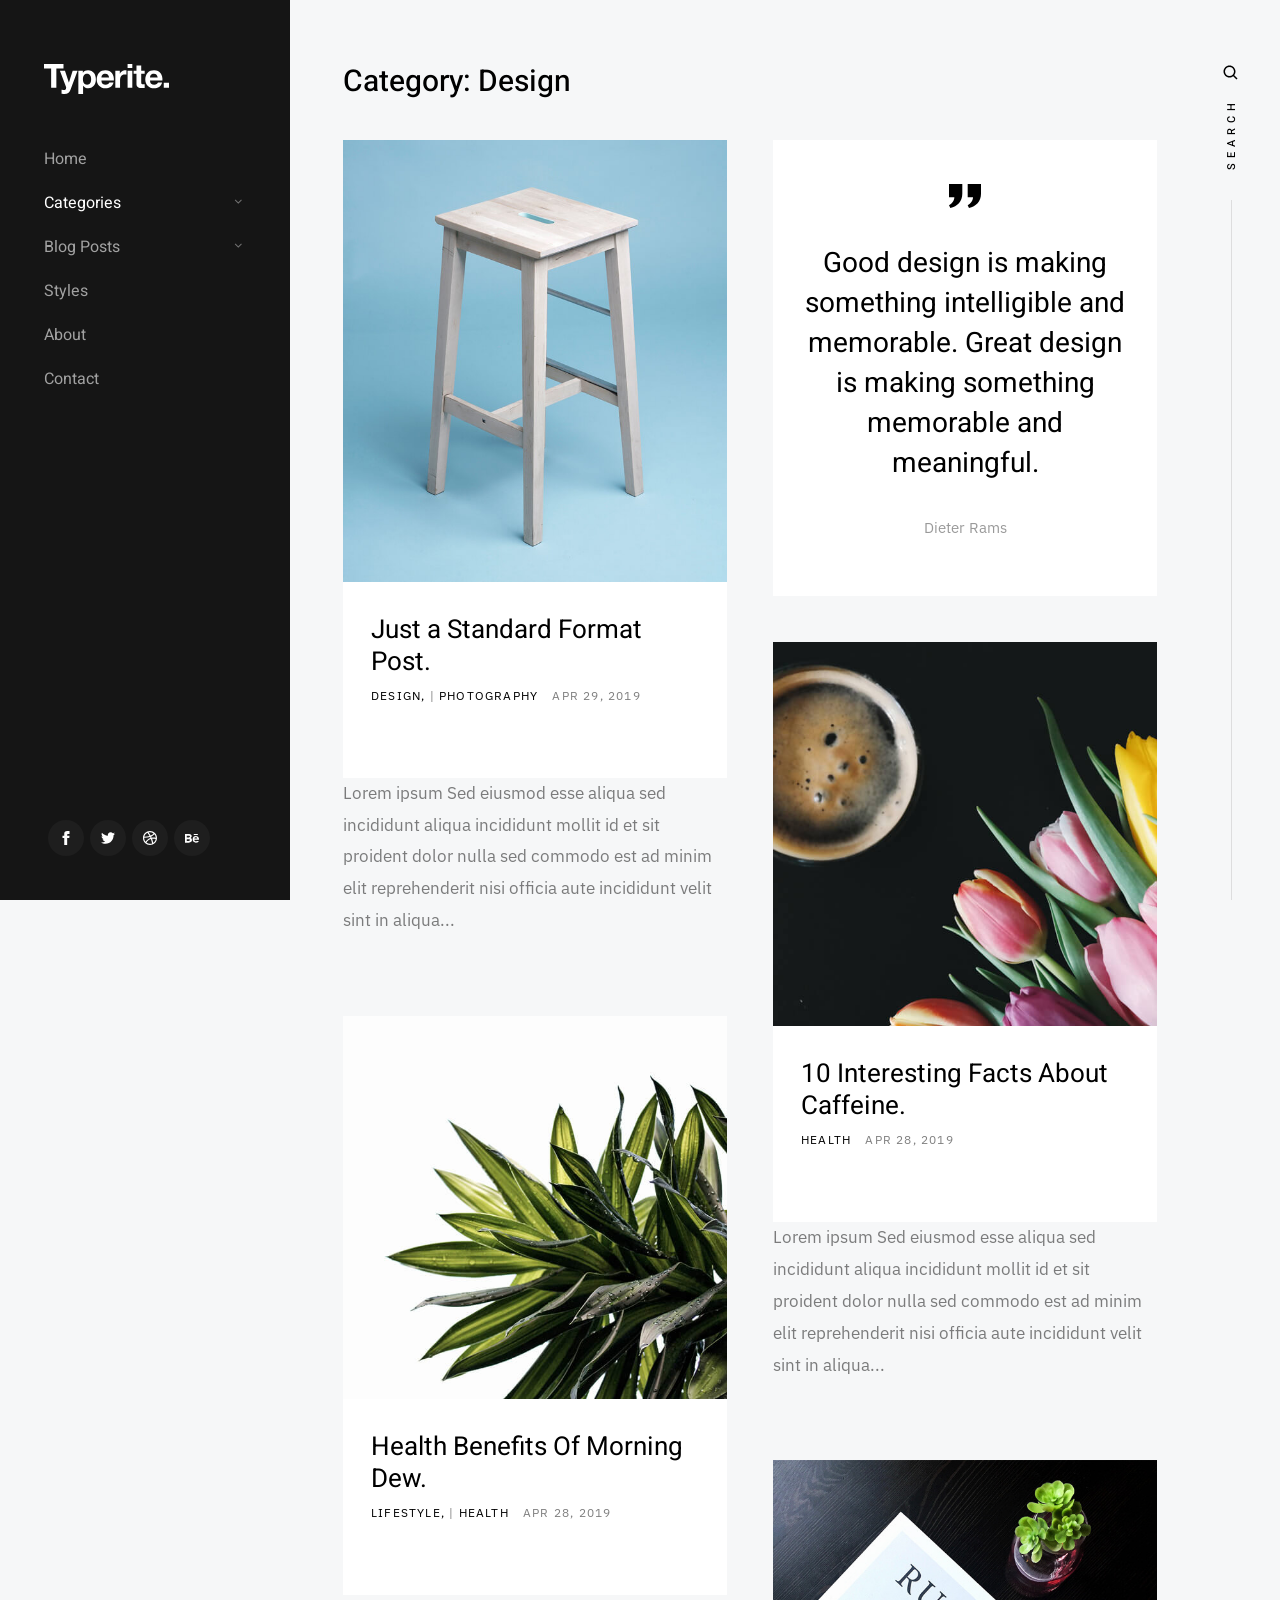
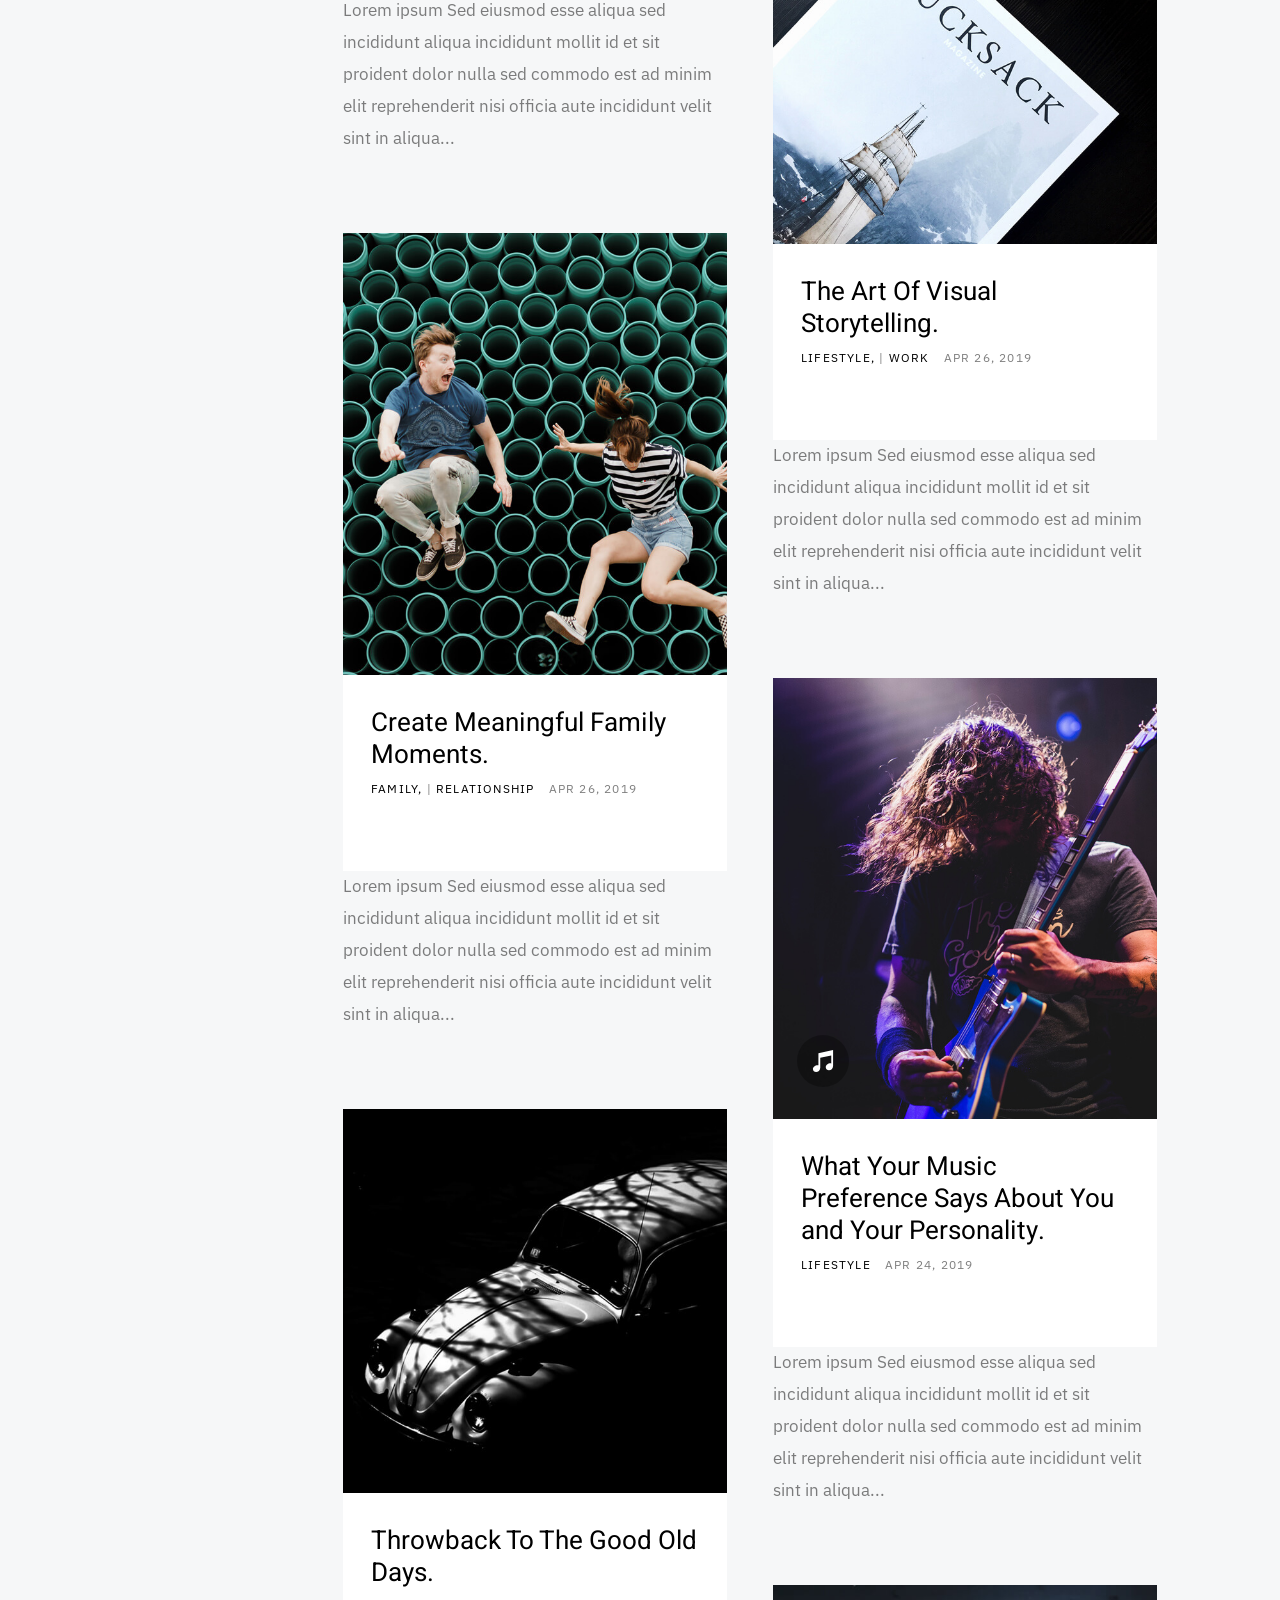
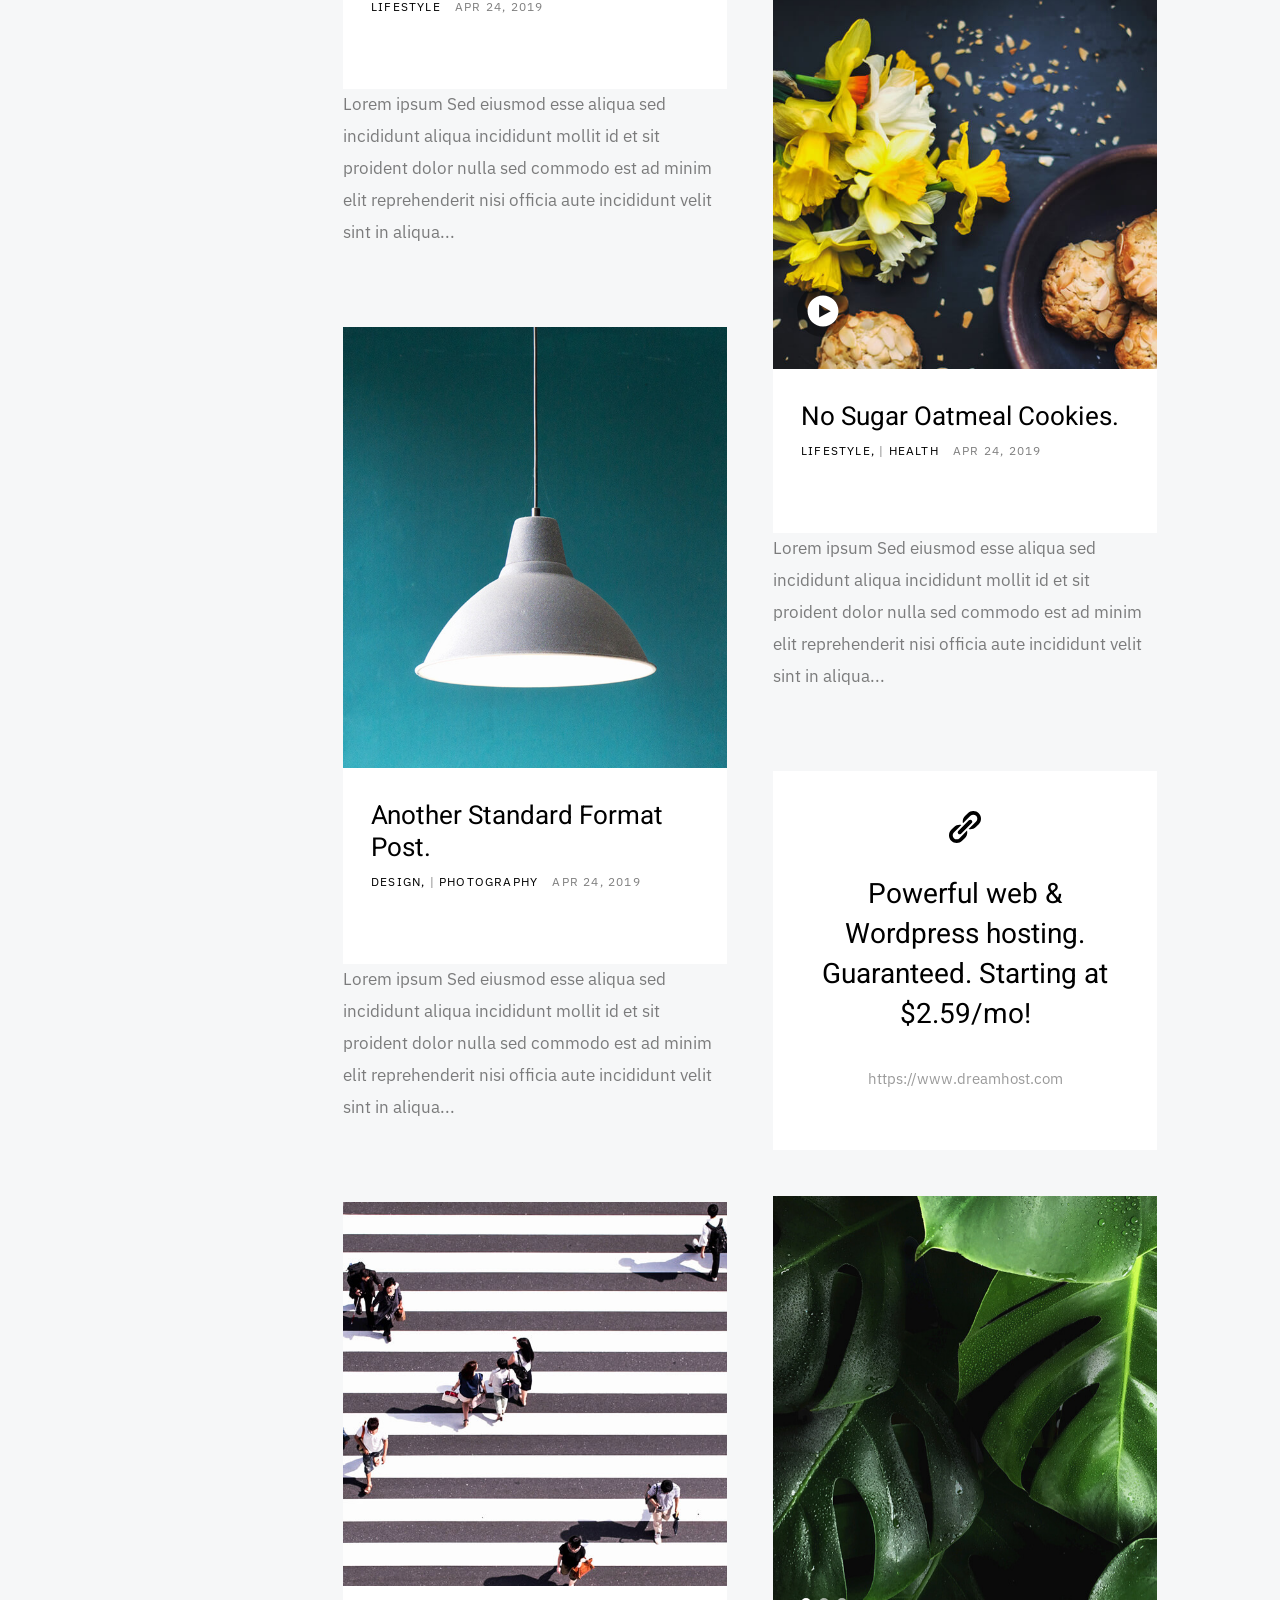
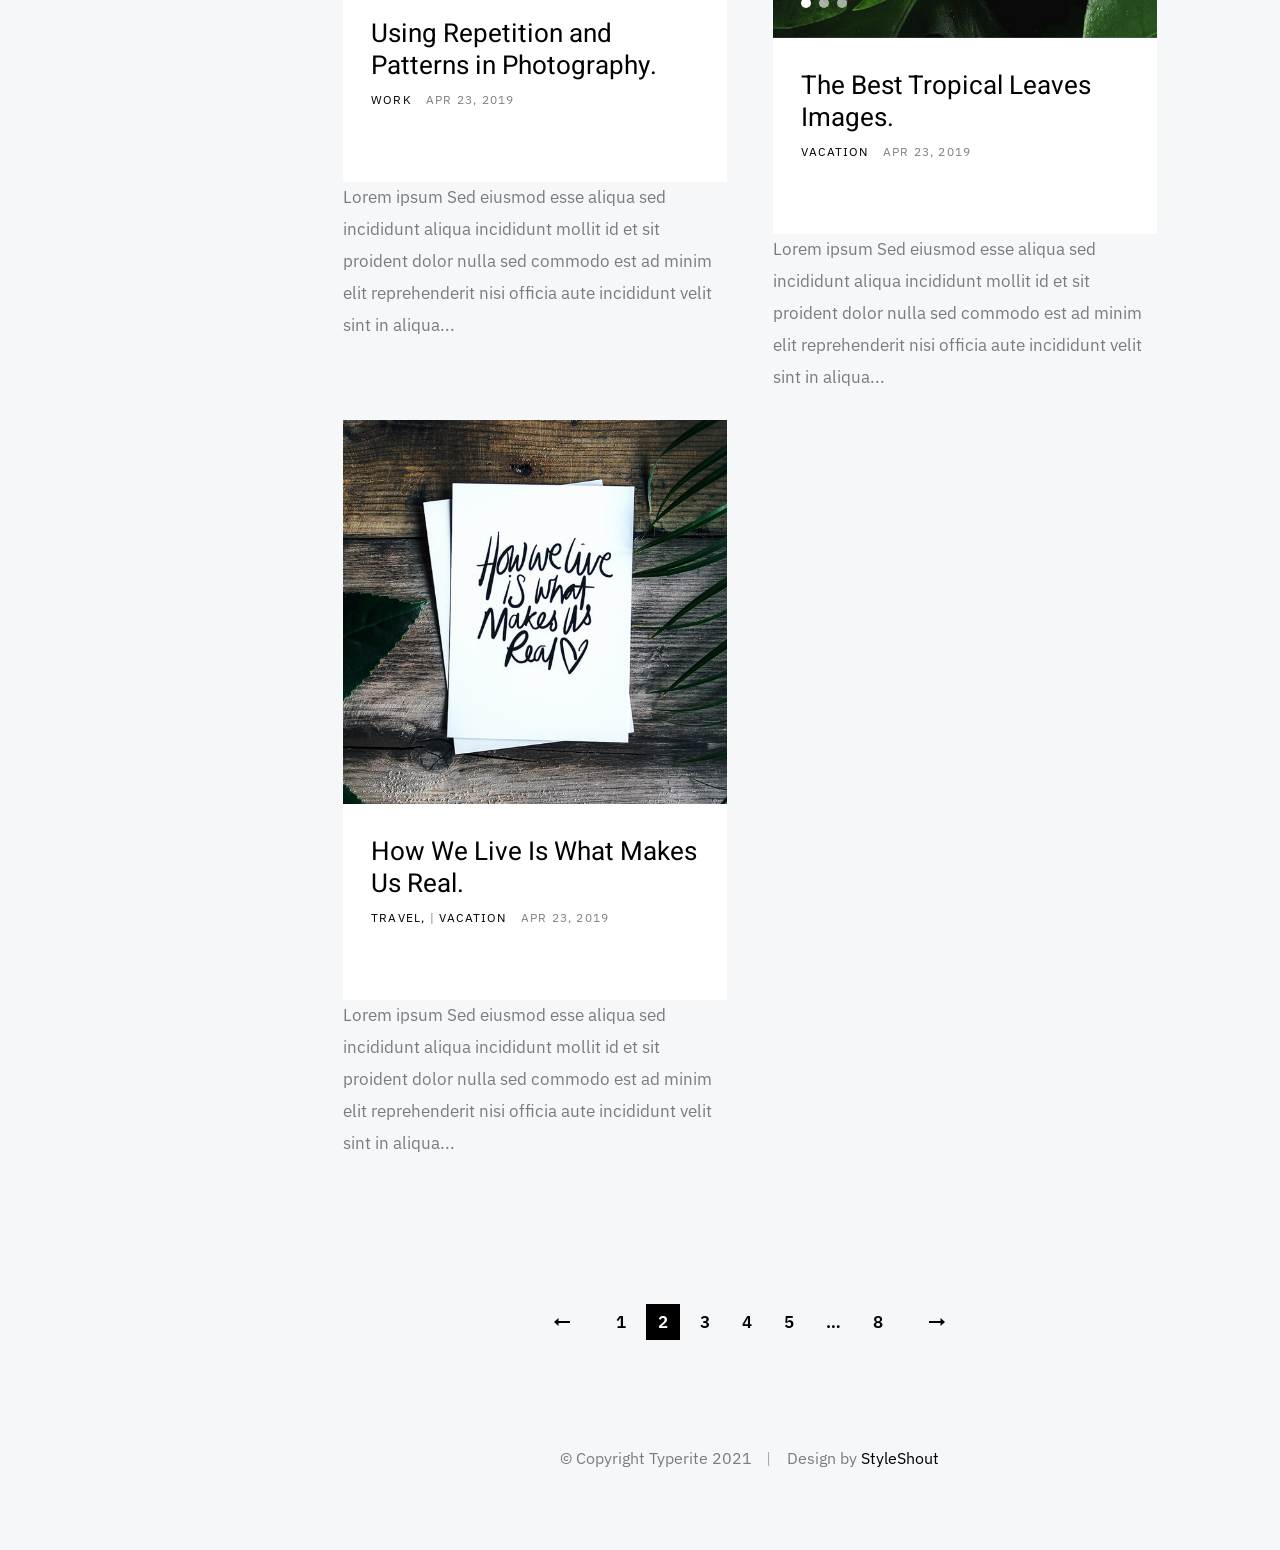
<file: index.html>
<!DOCTYPE html>
<html class="no-js" lang="en">
	<head>
		<meta charset="utf-8">
		<title>Categories - Typerite</title>
		<meta name="description" content="">
		<meta name="author" content="">
		<meta name="viewport" content="width=device-width, initial-scale=1">
		<link rel="stylesheet" href="css/base.css">
		<link rel="stylesheet" href="css/vendor.css">
		<link rel="stylesheet" href="css/main.css">
		<script src="js/modernizr.js"></script>
		<link rel="apple-touch-icon" sizes="180x180" href="apple-touch-icon.png">
		<link rel="icon" type="image/png" sizes="32x32" href="favicon-32x32.png">
		<link rel="icon" type="image/png" sizes="16x16" href="favicon-16x16.png">
		<link rel="manifest" href="site.webmanifest">
	</head>
	<body>
		<div id="preloader">
			<div id="loader" class="dots-fade">
				<div></div>
				<div></div>
				<div></div>
			</div>
		</div>
		<div id="top" class="s-wrap site-wrapper">
			<header class="s-header">
				<div class="header__top">
					<div class="header__logo">
						<a class="site-logo" href="index.html">
							<img src="images/logo.svg" alt="Homepage">
						</a>
					</div>
				</div>
				<nav class="header__nav-wrap">
					<ul class="header__nav">
						<li><a href="index.html" title="">Home</a></li>
						<li class="has-children current">
							<a href="#0" title="">Categories</a>
							<ul class="sub-menu">
								<li><a href="category.html">Lifestyle</a></li>
								<li><a href="category.html">Health</a></li>
								<li><a href="category.html">Family</a></li>
								<li><a href="category.html">Management</a></li>
								<li><a href="category.html">Travel</a></li>
								<li><a href="category.html">Work</a></li>
							</ul>
						</li>
						<li class="has-children">
							<a href="#0" title="">Blog Posts</a>
							<ul class="sub-menu">
								<li><a href="single-video.html">Video Post</a></li>
								<li><a href="single-audio.html">Audio Post</a></li>
								<li><a href="single-gallery.html">Gallery Post</a></li>
								<li><a href="single-standard.html">Standard Post</a></li>
							</ul>
						</li>
						<li><a href="styles.html" title="">Styles</a></li>
						<li><a href="page-about.html" title="">About</a></li>
						<li><a href="page-contact.html" title="">Contact</a></li>
					</ul>
					<ul class="header__social">
						<li class="ss-facebook">
							<a href="https://facebook.com/">
								<span class="screen-reader-text">Facebook</span>
							</a>
						</li>
						<li class="ss-twitter">
							<a href="#0">
								<span class="screen-reader-text">Twitter</span>
							</a>
						</li>
						<li class="ss-dribbble">
							<a href="#0">
								<span class="screen-reader-text">Instagram</span>
							</a>
						</li>
						<li class="ss-behance">
							<a href="#0">
								<span class="screen-reader-text">Behance</span>
							</a>
						</li>
					</ul>
				</nav>
				<a href="#0" class="header__menu-toggle">
					<span>Menu</span>
				</a>
			</header>
			<div class="s-search">
				<div class="search-block">
					<form role="search" method="get" class="search-form" action="#">
						<label>
							<span class="hide-content">Search for:</span>
							<input type="search" class="search-field" placeholder="Type Keywords" value="" name="s" title="Search for:" autocomplete="off">
						</label>
						<input type="submit" class="search-submit" value="Search">
					</form>
					<a href="#0" title="Close Search" class="search-close">Close</a>
				</div>
				<a href="#0" class="search-trigger">
					<svg xmlns="http://www.w3.org/2000/svg" width="24" height="24" viewBox="0 0 24 24" style="fill:rgba(0, 0, 0, 1);transform:;-ms-filter:"><path d="M10,18c1.846,0,3.543-0.635,4.897-1.688l4.396,4.396l1.414-1.414l-4.396-4.396C17.365,13.543,18,11.846,18,10 c0-4.411-3.589-8-8-8s-8,3.589-8,8S5.589,18,10,18z M10,4c3.309,0,6,2.691,6,6s-2.691,6-6,6s-6-2.691-6-6S6.691,4,10,4z"></path></svg>
					<span>Search</span>
				</a>
				<span class="search-line"></span>
			</div>
			<section class="s-content">
				<header class="listing-header">
					<h1 class="h2">Category: Design</h1>
				</header>
				<div class="masonry-wrap">
					<div class="masonry">
						<div class="grid-sizer"></div>
						<article class="masonry__brick entry format-standard animate-this">
							<div class="entry__thumb">
								<a href="single-standard.html" class="entry__thumb-link">
									<img src="images/thumbs/masonry/woodcraft-600.jpg"
									srcset="images/thumbs/masonry/woodcraft-600.jpg 1x, images/thumbs/masonry/woodcraft-1200.jpg 2x" alt="">
								</a>
							</div>
							<header class="entry__text">
							<div class="entry__header">
								<h2 class="entry__title"><a href="single-standard.html">Just a Standard Format Post.</a></h2>
								<div class="entry__meta">
									<span class="entry__meta-cat">
											<a href="category.html">Design</a> | <a href="category.html">Photography</a>
										</span>
									<span class="entry__meta-date">Apr 29, 2019</span>
								</div>
							</div>
						</header>
						<div class="entry__excerpt">
									<p>
										Lorem ipsum Sed eiusmod esse aliqua sed incididunt aliqua incididunt mollit id et sit proident dolor nulla sed commodo est ad minim elit reprehenderit nisi officia aute incididunt velit sint in aliqua...
									</p>
								</div>
					</article>
						<article class="masonry__brick entry format-quote animate-this">
							<div class="entry__thumb">
								<blockquote>
									<p>Good design is making something intelligible and memorable. Great design is making something memorable and meaningful.</p>
									<cite>Dieter Rams</cite>
								</blockquote>
							</div>
						</article>
						<article class="masonry__brick entry format-standard animate-this">
							<div class="entry__thumb">
								<a href="single-standard.html" class="entry__thumb-link">
									<img src="images/thumbs/masonry/tulips-600.jpg"
									srcset="images/thumbs/masonry/tulips-600.jpg 1x, images/thumbs/masonry/tulips-1200.jpg 2x" alt="">
								</a>
							</div>
							<header class="entry__text">
							<div class="entry__header">
								<h2 class="entry__title"><a href="single-standard.html">10 Interesting Facts About Caffeine.</a></h2>
								<div class="entry__meta">
									<span class="entry__meta-cat">
											<a href="category.html">Health</a>
										</span>
									<span class="entry__meta-date">Apr 28, 2019</span>
								</div>
							</div>
						</header>
						<div class="entry__excerpt">
									<p>
										Lorem ipsum Sed eiusmod esse aliqua sed incididunt aliqua incididunt mollit id et sit proident dolor nulla sed commodo est ad minim elit reprehenderit nisi officia aute incididunt velit sint in aliqua...
									</p>
								</div>
					</article>
						<article class="masonry__brick entry format-standard animate-this">
							<div class="entry__thumb">
								<a href="single-standard.html" class="entry__thumb-link">
									<img src="images/thumbs/masonry/dew-600.jpg"
									srcset="images/thumbs/masonry/dew-600.jpg 1x, images/thumbs/masonry/dew-1200.jpg 2x" alt="">
								</a>
							</div>
							<header class="entry__text">
							<div class="entry__header">
								<h2 class="entry__title"><a href="single-standard.html">Health Benefits Of Morning Dew.</a></h2>
								<div class="entry__meta">
									<span class="entry__meta-cat">
											<a href="category.html">Lifestyle</a> | <a href="category.html">Health</a>
										</span>
									<span class="entry__meta-date">Apr 28, 2019</span>
								</div>
							</div>
						</header>
						<div class="entry__excerpt">
									<p>
										Lorem ipsum Sed eiusmod esse aliqua sed incididunt aliqua incididunt mollit id et sit proident dolor nulla sed commodo est ad minim elit reprehenderit nisi officia aute incididunt velit sint in aliqua...
									</p>
								</div>
					</article>
						<article class="masonry__brick entry format-standard animate-this">
							<div class="entry__thumb">
								<a href="single-standard.html" class="entry__thumb-link">
									<img src="images/thumbs/masonry/rucksack-600.jpg"
									srcset="images/thumbs/masonry/rucksack-600.jpg 1x, images/thumbs/masonry/rucksack-1200.jpg 2x" alt="">
								</a>
							</div>
							<header class="entry__text">
							<div class="entry__header">
								<h2 class="entry__title"><a href="single-standard.html">The Art Of Visual Storytelling.</a></h2>
								<div class="entry__meta">
									<span class="entry__meta-cat">
											<a href="category.html">Lifestyle</a> | <a href="category.html">Work</a>
										</span>
									<span class="entry__meta-date">Apr 26, 2019</span>
								</div>
							</div>
						</header>
						<div class="entry__excerpt">
									<p>
										Lorem ipsum Sed eiusmod esse aliqua sed incididunt aliqua incididunt mollit id et sit proident dolor nulla sed commodo est ad minim elit reprehenderit nisi officia aute incididunt velit sint in aliqua...
									</p>
								</div>
					</article>
						<article class="masonry__brick entry format-standard animate-this">
							<div class="entry__thumb">
								<a href="single-standard.html" class="entry__thumb-link">
									<img src="images/thumbs/masonry/jump-600.jpg"
									srcset="images/thumbs/masonry/jump-600.jpg 1x, images/thumbs/masonry/jump-1200.jpg 2x" alt="">
								</a>
							</div>
							<header class="entry__text">
							<div class="entry__header">
								<h2 class="entry__title"><a href="single-standard.html">Create Meaningful Family Moments.</a></h2>
								<div class="entry__meta">
									<span class="entry__meta-cat">
											<a href="category.html">Family</a> | <a href="category.html">Relationship</a>
										</span>
									<span class="entry__meta-date">Apr 26, 2019</span>
								</div>
							</div>
						</header>
						<div class="entry__excerpt">
									<p>
										Lorem ipsum Sed eiusmod esse aliqua sed incididunt aliqua incididunt mollit id et sit proident dolor nulla sed commodo est ad minim elit reprehenderit nisi officia aute incididunt velit sint in aliqua...
									</p>
								</div>
					</article>
						<article class="masonry__brick entry format-audio animate-this">
							<div class="entry__thumb">
								<a href="single-audio.html" class="entry__thumb-link">
									<img src="images/thumbs/masonry/guitarist-600.jpg"
									srcset="images/thumbs/masonry/guitarist-600.jpg 1x, images/thumbs/masonry/guitarist-1200.jpg 2x" alt="">
								</a>
							</div>
							<header class="entry__text">
							<div class="entry__header">
								<h2 class="entry__title"><a href="single-audio.html">What Your Music Preference Says About You and Your Personality.</a></h2>
								<div class="entry__meta">
									<span class="entry__meta-cat">
											<a href="category.html">Lifestyle</a>
										</span>
									<span class="entry__meta-date">Apr 24, 2019</span>
								</div>
							</div>
						</header>
						<div class="entry__excerpt">
									<p>
										Lorem ipsum Sed eiusmod esse aliqua sed incididunt aliqua incididunt mollit id et sit proident dolor nulla sed commodo est ad minim elit reprehenderit nisi officia aute incididunt velit sint in aliqua...
									</p>
								</div>
					</article>
						<article class="masonry__brick entry format-standard animate-this">
							<div class="entry__thumb">
								<a href="single-standard.html" class="entry__thumb-link">
									<img src="images/thumbs/masonry/beetle-600.jpg"
									srcset="images/thumbs/masonry/beetle-600.jpg 1x, images/thumbs/masonry/beetle-1200.jpg 2x" alt="">
								</a>
							</div>
							<header class="entry__text">
							<div class="entry__header">
								<h2 class="entry__title"><a href="single-standard.html">Throwback To The Good Old Days.</a></h2>
								<div class="entry__meta">
									<span class="entry__meta-cat">
											<a href="category.html">Lifestyle</a>
										</span>
									<span class="entry__meta-date">Apr 24, 2019</span>
								</div>
							</div>
						</header>
						<div class="entry__excerpt">
									<p>
										Lorem ipsum Sed eiusmod esse aliqua sed incididunt aliqua incididunt mollit id et sit proident dolor nulla sed commodo est ad minim elit reprehenderit nisi officia aute incididunt velit sint in aliqua...
									</p>
								</div>
					</article>
						<article class="masonry__brick entry format-video animate-this">
							<div class="entry__thumb video-image">
								<a href="https://player.vimeo.com/video/117310401?color=339989&title=0&byline=0&portrait=0" data-lity class="entry__thumb-link">
									<img src="images/thumbs/masonry/cookies-600.jpg"
									srcset="images/thumbs/masonry/cookies-600.jpg 1x, images/thumbs/masonry/cookies-1200.jpg 2x" alt="">
								</a>
							</div>
							<header class="entry__text">
							<div class="entry__header">
								<h2 class="entry__title"><a href="single-video.html">No Sugar Oatmeal Cookies.</a></h2>
								<div class="entry__meta">
									<span class="entry__meta-cat">
											<a href="category.html">Lifestyle</a> | <a href="category.html">Health</a>
										</span>
									<span class="entry__meta-date">Apr 24, 2019</span>
								</div>
							</div>
						</header>
						<div class="entry__excerpt">
									<p>
										Lorem ipsum Sed eiusmod esse aliqua sed incididunt aliqua incididunt mollit id et sit proident dolor nulla sed commodo est ad minim elit reprehenderit nisi officia aute incididunt velit sint in aliqua...
									</p>
								</div>
					</article>
						<article class="masonry__brick entry format-standard animate-this">
							<div class="entry__thumb">
								<a href="single-standard.html" class="entry__thumb-link">
									<img src="images/thumbs/masonry/lamp-600.jpg"
									srcset="images/thumbs/masonry/lamp-600.jpg 1x, images/thumbs/masonry/lamp-1200.jpg 2x" alt="">
								</a>
							</div>
							<header class="entry__text">
							<div class="entry__header">
								<h2 class="entry__title"><a href="single-standard.html">Another Standard Format Post.</a></h2>
								<div class="entry__meta">
									<span class="entry__meta-cat">
											<a href="category.html">Design</a> | <a href="category.html">Photography</a>
										</span>
									<span class="entry__meta-date">Apr 24, 2019</span>
								</div>
							</div>
						</header>
						<div class="entry__excerpt">
									<p>
										Lorem ipsum Sed eiusmod esse aliqua sed incididunt aliqua incididunt mollit id et sit proident dolor nulla sed commodo est ad minim elit reprehenderit nisi officia aute incididunt velit sint in aliqua...
									</p>
								</div>
					</article>
						<article class="masonry__brick entry format-link animate-this">
							<div class="entry__thumb">
								<div class="link-wrap">
									<h2>Powerful web & Wordpress hosting. Guaranteed. Starting at $2.59/mo!</h2>
									<cite>
										<a target="_blank" href="https://www.dreamhost.com/r.cgi?287326">https://www.dreamhost.com</a>
									</cite>
								</div>
							</div>
						</article>
						<article class="masonry__brick entry format-gallery animate-this">
							<div class="entry__thumb slider">
								<div class="slider__slides">
									<div class="slider__slide">
										<img src="images/thumbs/masonry/gallery/slide-1-600.jpg"
										srcset="images/thumbs/masonry/gallery/slide-1-600.jpg 1x, images/thumbs/masonry/gallery/slide-1-1200.jpg 2x" alt="">
									</div>
									<div class="slider__slide">
										<img src="images/thumbs/masonry/gallery/slide-2-600.jpg"
										srcset="images/thumbs/masonry/gallery/slide-2-600.jpg 1x, images/thumbs/masonry/gallery/slide-2-1200.jpg 2x" alt="">
									</div>
									<div class="slider__slide">
										<img src="images/thumbs/masonry/gallery/slide-3-600.jpg"
										srcset="images/thumbs/masonry/gallery/slide-3-600.jpg 1x, images/thumbs/masonry/gallery/slide-3-1200.jpg 2x" alt="">
									</div>
								</div>
							</div>
							<header class="entry__text">
							<div class="entry__header">
								<h2 class="entry__title"><a href="single-gallery.html">The Best Tropical Leaves Images.</a></h2>
								<div class="entry__meta">
									<span class="entry__meta-cat">
											<a href="category.html">Vacation</a>
										</span>
									<span class="entry__meta-date">Apr 23, 2019</span>
								</div>
							</div>
						</header>
						<div class="entry__excerpt">
									<p>
										Lorem ipsum Sed eiusmod esse aliqua sed incididunt aliqua incididunt mollit id et sit proident dolor nulla sed commodo est ad minim elit reprehenderit nisi officia aute incididunt velit sint in aliqua...
									</p>
								</div>
					</article>
						<article class="masonry__brick entry format-standard animate-this">
							<div class="entry__thumb">
								<a href="single-standard.html" class="entry__thumb-link">
									<img src="images/thumbs/masonry/walk-600.jpg"
									srcset="images/thumbs/masonry/walk-600.jpg 1x, images/thumbs/masonry/walk-1200.jpg 2x" alt="">
								</a>
							</div>
							<header class="entry__text">
							<div class="entry__header">
								<h2 class="entry__title"><a href="single-standard.html">Using Repetition and Patterns in Photography.</a></h2>
								<div class="entry__meta">
									<span class="entry__meta-cat">
											<a href="category.html">Work</a>
										</span>
									<span class="entry__meta-date">Apr 23, 2019</span>
								</div>
							</div>
						</header>
						<div class="entry__excerpt">
									<p>
										Lorem ipsum Sed eiusmod esse aliqua sed incididunt aliqua incididunt mollit id et sit proident dolor nulla sed commodo est ad minim elit reprehenderit nisi officia aute incididunt velit sint in aliqua...
									</p>
								</div>
					</article>
						<article class="masonry__brick entry format-standard animate-this">
							<div class="entry__thumb">
								<a href="single-standard.html" class="entry__thumb-link">
									<img src="images/thumbs/masonry/real-600.jpg"
									srcset="images/thumbs/masonry/real-600.jpg 1x, images/thumbs/masonry/real-1200.jpg 2x" alt="">
								</a>
							</div>
							<header class="entry__text">
							<div class="entry__header">
								<h2 class="entry__title"><a href="single-standard.html">How We Live Is What Makes Us Real.</a></h2>
								<div class="entry__meta">
									<span class="entry__meta-cat">
											<a href="category.html">Travel</a> | <a href="category.html">Vacation</a>
										</span>
									<span class="entry__meta-date">Apr 23, 2019</span>
								</div>
							</div>
						</header>
						<div class="entry__excerpt">
									<p>
										Lorem ipsum Sed eiusmod esse aliqua sed incididunt aliqua incididunt mollit id et sit proident dolor nulla sed commodo est ad minim elit reprehenderit nisi officia aute incididunt velit sint in aliqua...
									</p>
								</div>
					</article>
					</div>
				</div>
				<div class="row">
					<div class="column large-full">
						<nav class="pgn">
							<ul>
								<li><a class="pgn__prev" href="#0">Prev</a></li>
								<li><a class="pgn__num" href="#0">1</a></li>
								<li><span class="pgn__num current">2</span></li>
								<li><a class="pgn__num" href="#0">3</a></li>
								<li><a class="pgn__num" href="#0">4</a></li>
								<li><a class="pgn__num" href="#0">5</a></li>
								<li><span class="pgn__num dots">…</span></li>
								<li><a class="pgn__num" href="#0">8</a></li>
								<li><a class="pgn__next" href="#0">Next</a></li>
							</ul>
						</nav>
					</div>
				</div>
			</section>
			<footer class="s-footer">
				<div class="row">
					<div class="column large-full footer__content">
						<div class="footer__copyright">
							<span>© Copyright Typerite 2021</span>
							<span>Design by <a href="https://www.styleshout.com/">StyleShout</a></span>
						</div>
					</div>
				</div>
				<div class="go-top">
					<a class="smoothscroll" title="Back to Top" href="#top"></a>
				</div>
			</footer>
		</div>
		<script src="js/jquery-3.2.1.min.js"></script>
		<script src="js/plugins.js"></script>
		<script src="js/main.js"></script>
	</body>
</file>
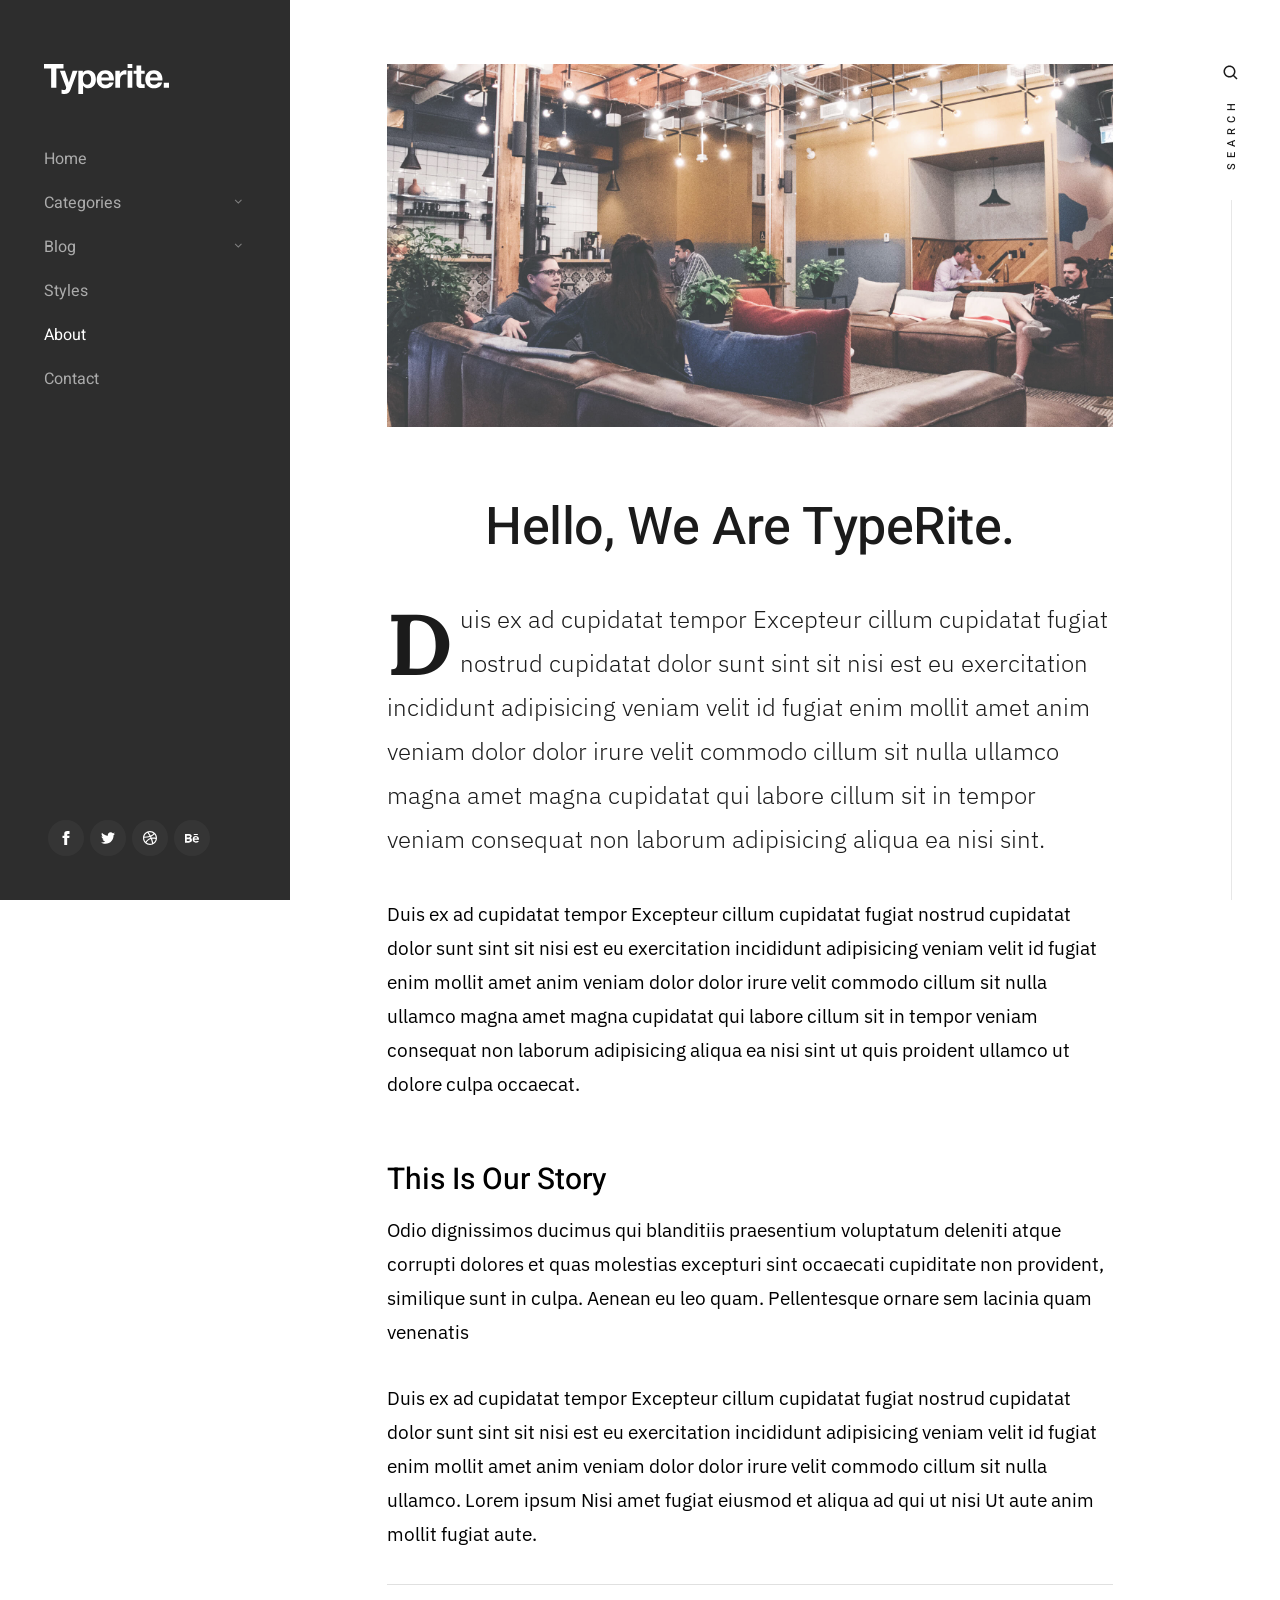
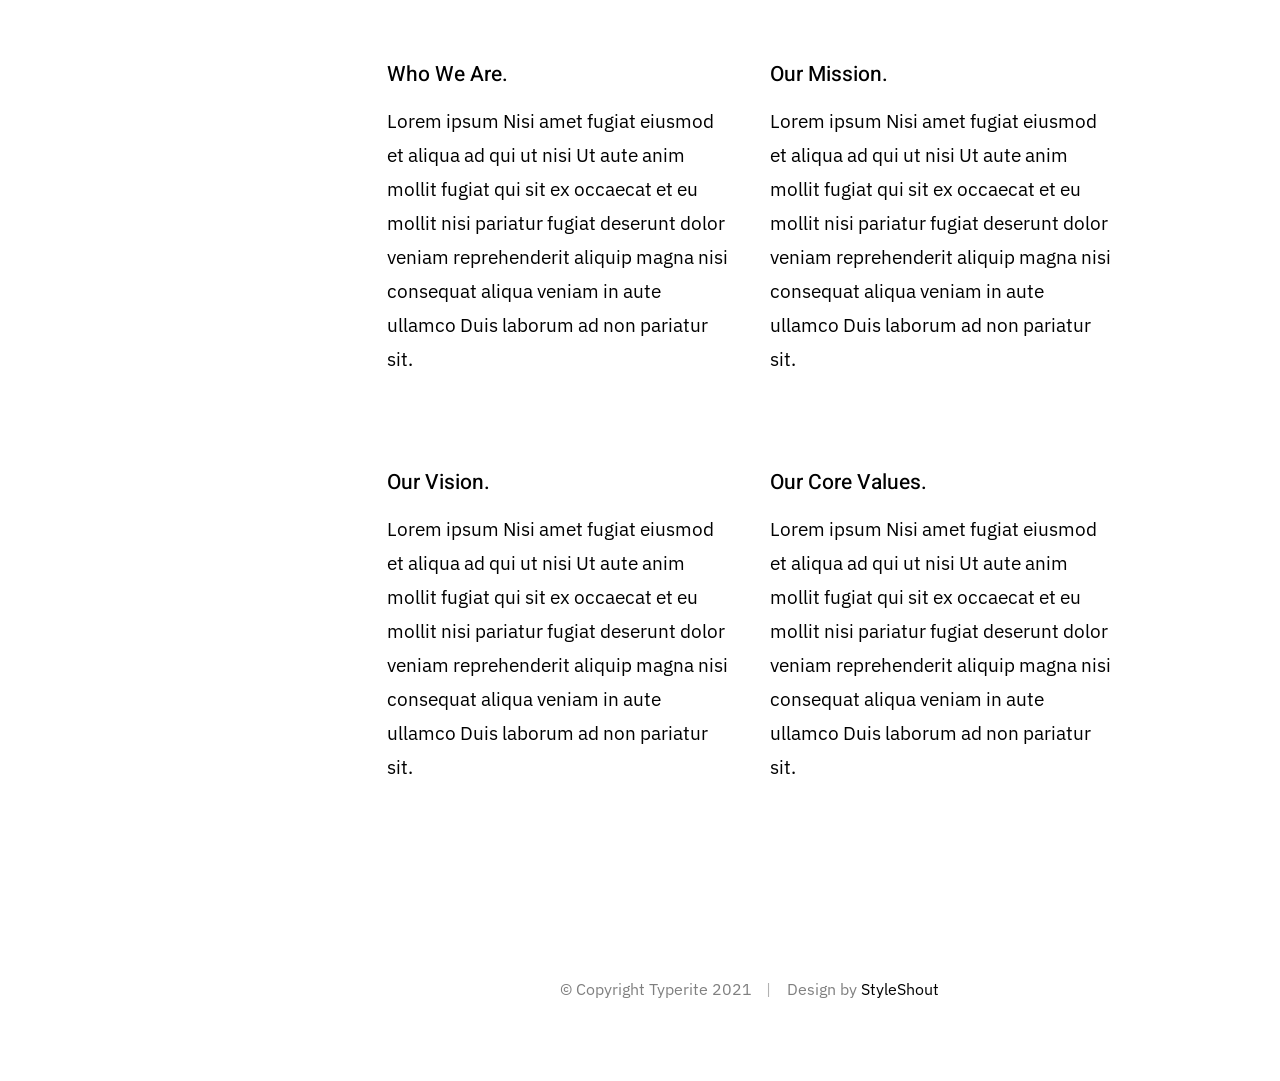
<file: page-about.html>
<!DOCTYPE html>
<html class="no-js" lang="en">
	<head>
		<meta charset="utf-8">
		<title>About - Typerite</title>
		<meta name="description" content="">
		<meta name="author" content="">
		<meta name="viewport" content="width=device-width, initial-scale=1">
		<link rel="stylesheet" href="css/base.css">
		<link rel="stylesheet" href="css/vendor.css">
		<link rel="stylesheet" href="css/main.css">
		<script src="js/modernizr.js"></script>
		<link rel="apple-touch-icon" sizes="180x180" href="apple-touch-icon.png">
		<link rel="icon" type="image/png" sizes="32x32" href="favicon-32x32.png">
		<link rel="icon" type="image/png" sizes="16x16" href="favicon-16x16.png">
		<link rel="manifest" href="site.webmanifest">
	</head>
	<body class="ss-bg-white">
		<div id="preloader">
			<div id="loader" class="dots-fade">
				<div></div>
				<div></div>
				<div></div>
			</div>
		</div>
		<div id="top" class="s-wrap site-wrapper">
			<header class="s-header header">
				<div class="header__top">
					<div class="header__logo">
						<a class="site-logo" href="index.html">
							<img src="images/logo.svg" alt="Homepage">
						</a>
					</div>
				</div>
				<nav class="header__nav-wrap">
					<ul class="header__nav">
						<li><a href="index.html" title="">Home</a></li>
						<li class="has-children">
							<a href="#0" title="">Categories</a>
							<ul class="sub-menu">
								<li><a href="category.html">Lifestyle</a></li>
								<li><a href="category.html">Health</a></li>
								<li><a href="category.html">Family</a></li>
								<li><a href="category.html">Management</a></li>
								<li><a href="category.html">Travel</a></li>
								<li><a href="category.html">Work</a></li>
							</ul>
						</li>
						<li class="has-children">
							<a href="#0" title="">Blog</a>
							<ul class="sub-menu">
								<li><a href="single-video.html">Video Post</a></li>
								<li><a href="single-audio.html">Audio Post</a></li>
								<li><a href="single-gallery.html">Gallery Post</a></li>
								<li><a href="single-standard.html">Standard Post</a></li>
							</ul>
						</li>
						<li><a href="styles.html" title="">Styles</a></li>
						<li class="current"><a href="page-about.html" title="">About</a></li>
						<li><a href="page-contact.html" title="">Contact</a></li>
					</ul>
					<ul class="header__social">
						<li class="ss-facebook">
							<a href="https://facebook.com/">
								<span class="screen-reader-text">Facebook</span>
							</a>
						</li>
						<li class="ss-twitter">
							<a href="#0">
								<span class="screen-reader-text">Twitter</span>
							</a>
						</li>
						<li class="ss-dribbble">
							<a href="#0">
								<span class="screen-reader-text">Instagram</span>
							</a>
						</li>
						<li class="ss-behance">
							<a href="#0">
								<span class="screen-reader-text">Behance</span>
							</a>
						</li>
					</ul>
				</nav>
				<a href="#0" class="header__menu-toggle">
					<span>Menu</span>
				</a>
			</header>
			<div class="s-search">
				<div class="search-block">
					<form role="search" method="get" class="search-form" action="#">
						<label>
							<span class="hide-content">Search for:</span>
							<input type="search" class="search-field" placeholder="Type Keywords" value="" name="s" title="Search for:" autocomplete="off">
						</label>
						<input type="submit" class="search-submit" value="Search">
					</form>
					<a href="#0" title="Close Search" class="search-close">Close</a>
				</div>
				<a href="#0" class="search-trigger">
					<svg xmlns="http://www.w3.org/2000/svg" width="24" height="24" viewBox="0 0 24 24" style="fill:rgba(0, 0, 0, 1);transform:;-ms-filter:"><path d="M10,18c1.846,0,3.543-0.635,4.897-1.688l4.396,4.396l1.414-1.414l-4.396-4.396C17.365,13.543,18,11.846,18,10 c0-4.411-3.589-8-8-8s-8,3.589-8,8S5.589,18,10,18z M10,4c3.309,0,6,2.691,6,6s-2.691,6-6,6s-6-2.691-6-6S6.691,4,10,4z"></path></svg>
					<span>Search</span>
				</a>
				<span class="search-line"></span>
			</div>
			<section class="s-content content">
				<main class="row content__page">
					<section class="column large-full entry format-standard">
						<div class="media-wrap">
							<div>
								<img src="images/thumbs/about/about-1000.jpg" srcset="images/thumbs/about/about-2000.jpg 2000w,
								images/thumbs/about/about-1000.jpg 1000w,
								images/thumbs/about/about-500.jpg 500w" sizes="(max-width: 2000px) 100vw, 2000px" alt="">
							</div>
						</div>
						<div class="content__page-header">
							<h1 class="display-1">
								Hello, We Are TypeRite.
							</h1>
						</div>
						<p class="lead drop-cap">
							Duis ex ad cupidatat tempor Excepteur cillum cupidatat
							fugiat nostrud cupidatat dolor sunt sint sit nisi est eu exercitation
							incididunt adipisicing veniam velit id fugiat enim mollit amet anim veniam dolor
							dolor irure velit commodo cillum sit nulla ullamco magna amet magna cupidatat qui
							labore cillum sit in tempor veniam consequat non laborum adipisicing aliqua
							ea nisi sint.
						</p>
						<p>
							Duis ex ad cupidatat tempor Excepteur cillum cupidatat fugiat nostrud cupidatat
							dolor sunt sint sit nisi est eu exercitation incididunt adipisicing veniam velit
							id fugiat enim mollit amet anim veniam dolor dolor irure velit commodo cillum sit
							nulla ullamco magna amet magna cupidatat qui labore cillum sit in tempor veniam
							consequat non laborum adipisicing aliqua ea nisi sint ut quis proident ullamco ut
							dolore culpa occaecat.
						</p>
						<h2>This Is Our Story</h2>
						<p>
							Odio dignissimos ducimus qui blanditiis praesentium voluptatum deleniti atque corrupti
							dolores et quas molestias excepturi sint occaecati cupiditate non provident, similique
							sunt in culpa. Aenean eu leo quam. Pellentesque ornare sem lacinia quam venenatis
							<p>
								Duis ex ad cupidatat tempor Excepteur cillum cupidatat fugiat nostrud cupidatat dolor
								sunt sint sit nisi est eu exercitation incididunt adipisicing veniam velit id fugiat enim
								mollit amet anim veniam dolor dolor irure velit commodo cillum sit nulla ullamco. Lorem
								ipsum Nisi amet fugiat eiusmod et aliqua ad qui ut nisi Ut aute anim mollit fugiat aute.
							</p>
							<hr>
							<div class="row block-large-1-2 block-tab-full">
								<div class="column">
									<h4>Who We Are.</h4>
									<p>Lorem ipsum Nisi amet fugiat eiusmod et aliqua ad qui ut nisi Ut aute anim mollit fugiat qui sit ex occaecat et eu mollit nisi pariatur fugiat deserunt dolor veniam reprehenderit aliquip magna nisi consequat aliqua veniam in aute ullamco Duis laborum ad non pariatur sit.</p>
								</div>
								<div class="column">
									<h4>Our Mission.</h4>
									<p>Lorem ipsum Nisi amet fugiat eiusmod et aliqua ad qui ut nisi Ut aute anim mollit fugiat qui sit ex occaecat et eu mollit nisi pariatur fugiat deserunt dolor veniam reprehenderit aliquip magna nisi consequat aliqua veniam in aute ullamco Duis laborum ad non pariatur sit.</p>
								</div>
								<div class="column">
									<h4>Our Vision.</h4>
									<p>Lorem ipsum Nisi amet fugiat eiusmod et aliqua ad qui ut nisi Ut aute anim mollit fugiat qui sit ex occaecat et eu mollit nisi pariatur fugiat deserunt dolor veniam reprehenderit aliquip magna nisi consequat aliqua veniam in aute ullamco Duis laborum ad non pariatur sit.</p>
								</div>
								<div class="column">
									<h4>Our Core Values.</h4>
									<p>Lorem ipsum Nisi amet fugiat eiusmod et aliqua ad qui ut nisi Ut aute anim mollit fugiat qui sit ex occaecat et eu mollit nisi pariatur fugiat deserunt dolor veniam reprehenderit aliquip magna nisi consequat aliqua veniam in aute ullamco Duis laborum ad non pariatur sit.</p>
								</div>
							</div>
						</section>
					</main>
				</section>
				<footer class="s-footer footer">
					<div class="row">
						<div class="column large-full footer__content">
							<div class="footer__copyright">
								<span>© Copyright Typerite 2021</span>
								<span>Design by <a href="https://www.styleshout.com/">StyleShout</a></span>
							</div>
						</div>
					</div>
					<div class="go-top">
						<a class="smoothscroll" title="Back to Top" href="#top"></a>
					</div>
				</footer>
			</div>
			<script src="js/jquery-3.2.1.min.js"></script>
			<script src="js/plugins.js"></script>
			<script src="js/main.js"></script>
		</body>
</file>
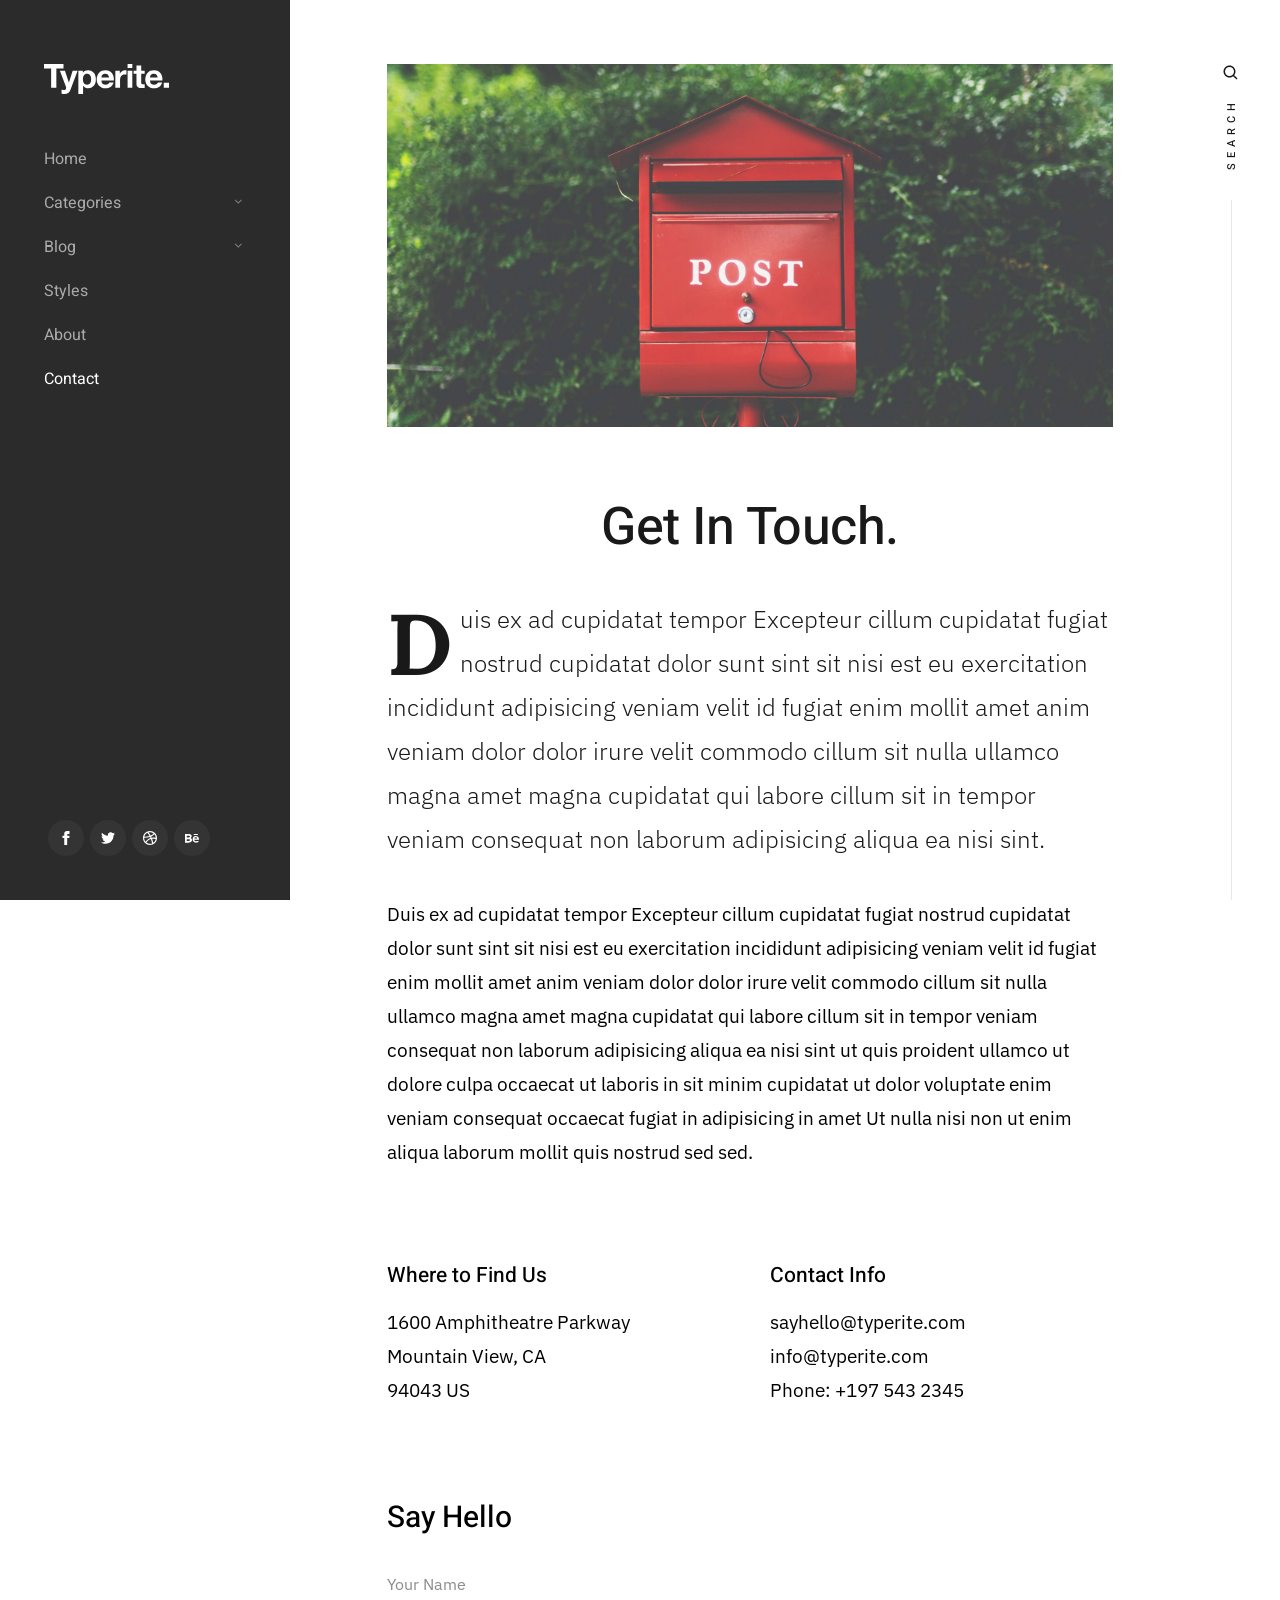
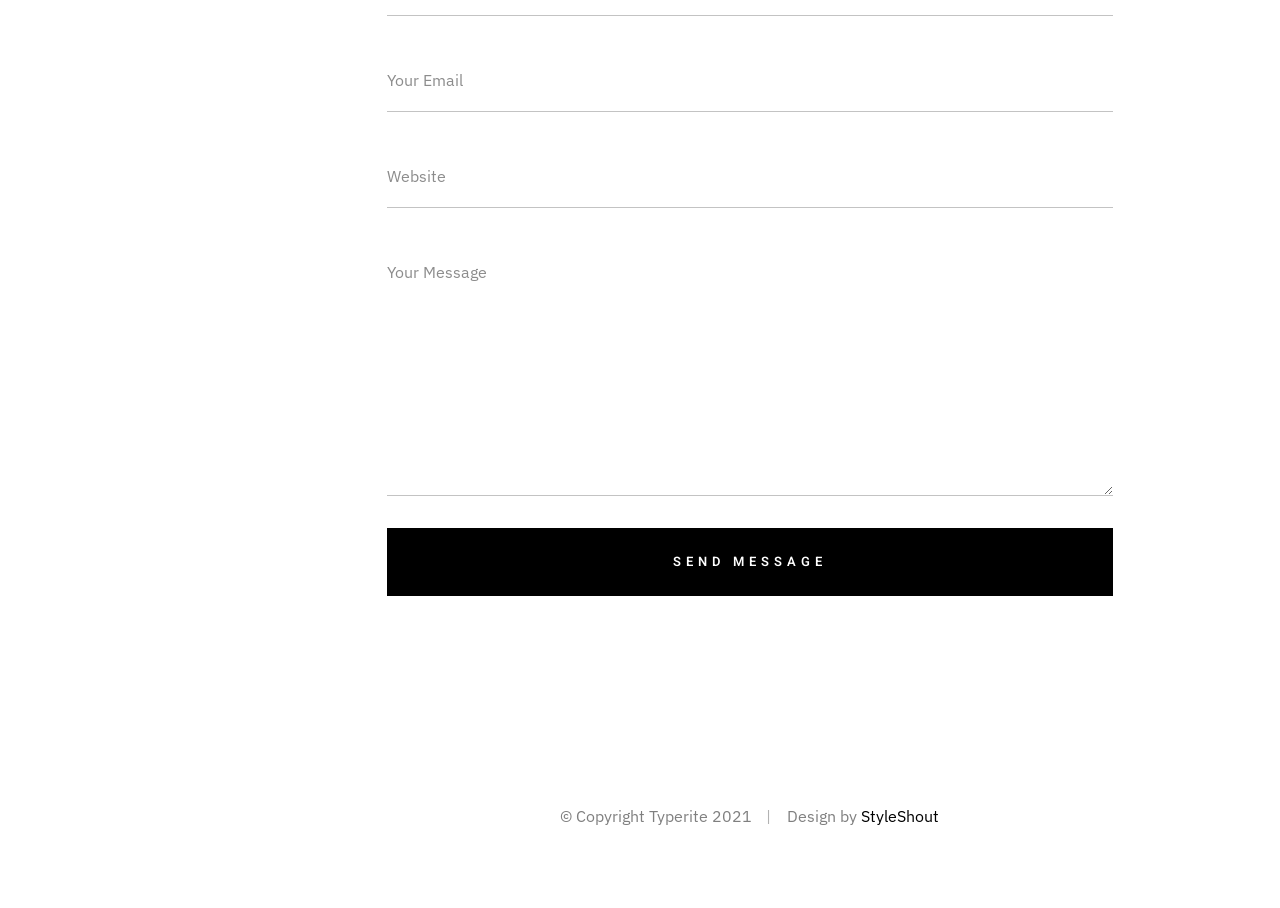
<file: page-contact.html>
<!DOCTYPE html>
<html class="no-js" lang="en">
	<head>
		<meta charset="utf-8">
		<title>Contact - Typerite</title>
		<meta name="description" content="">
		<meta name="author" content="">
		<meta name="viewport" content="width=device-width, initial-scale=1">
		<link rel="stylesheet" href="css/base.css">
		<link rel="stylesheet" href="css/vendor.css">
		<link rel="stylesheet" href="css/main.css">
		<script src="js/modernizr.js"></script>
		<link rel="apple-touch-icon" sizes="180x180" href="apple-touch-icon.png">
		<link rel="icon" type="image/png" sizes="32x32" href="favicon-32x32.png">
		<link rel="icon" type="image/png" sizes="16x16" href="favicon-16x16.png">
		<link rel="manifest" href="site.webmanifest">
	</head>
	<body class="ss-bg-white">
		<div id="preloader">
			<div id="loader" class="dots-fade">
				<div></div>
				<div></div>
				<div></div>
			</div>
		</div>
		<div id="top" class="s-wrap site-wrapper">
			<header class="s-header header">
				<div class="header__top">
					<div class="header__logo">
						<a class="site-logo" href="index.html">
							<img src="images/logo.svg" alt="Homepage">
						</a>
					</div>
				</div>
				<nav class="header__nav-wrap">
					<ul class="header__nav">
						<li><a href="index.html" title="">Home</a></li>
						<li class="has-children">
							<a href="#0" title="">Categories</a>
							<ul class="sub-menu">
								<li><a href="category.html">Lifestyle</a></li>
								<li><a href="category.html">Health</a></li>
								<li><a href="category.html">Family</a></li>
								<li><a href="category.html">Management</a></li>
								<li><a href="category.html">Travel</a></li>
								<li><a href="category.html">Work</a></li>
							</ul>
						</li>
						<li class="has-children">
							<a href="#0" title="">Blog</a>
							<ul class="sub-menu">
								<li><a href="single-video.html">Video Post</a></li>
								<li><a href="single-audio.html">Audio Post</a></li>
								<li><a href="single-gallery.html">Gallery Post</a></li>
								<li><a href="single-standard.html">Standard Post</a></li>
							</ul>
						</li>
						<li><a href="styles.html" title="">Styles</a></li>
						<li><a href="page-about.html" title="">About</a></li>
						<li class="current"><a href="page-contact.html" title="">Contact</a></li>
					</ul>
					<ul class="header__social">
						<li class="ss-facebook">
							<a href="https://facebook.com/">
								<span class="screen-reader-text">Facebook</span>
							</a>
						</li>
						<li class="ss-twitter">
							<a href="#0">
								<span class="screen-reader-text">Twitter</span>
							</a>
						</li>
						<li class="ss-dribbble">
							<a href="#0">
								<span class="screen-reader-text">Instagram</span>
							</a>
						</li>
						<li class="ss-behance">
							<a href="#0">
								<span class="screen-reader-text">Behance</span>
							</a>
						</li>
					</ul>
				</nav>
				<a href="#0" class="header__menu-toggle">
					<span>Menu</span>
				</a>
			</header>
			<div class="s-search">
				<div class="search-block">
					<form role="search" method="get" class="search-form" action="#">
						<label>
							<span class="hide-content">Search for:</span>
							<input type="search" class="search-field" placeholder="Type Keywords" value="" name="s" title="Search for:" autocomplete="off">
						</label>
						<input type="submit" class="search-submit" value="Search">
					</form>
					<a href="#0" title="Close Search" class="search-close">Close</a>
				</div>
				<a href="#0" class="search-trigger">
					<svg xmlns="http://www.w3.org/2000/svg" width="24" height="24" viewBox="0 0 24 24" style="fill:rgba(0, 0, 0, 1);transform:;-ms-filter:"><path d="M10,18c1.846,0,3.543-0.635,4.897-1.688l4.396,4.396l1.414-1.414l-4.396-4.396C17.365,13.543,18,11.846,18,10 c0-4.411-3.589-8-8-8s-8,3.589-8,8S5.589,18,10,18z M10,4c3.309,0,6,2.691,6,6s-2.691,6-6,6s-6-2.691-6-6S6.691,4,10,4z"></path></svg>
					<span>Search</span>
				</a>
				<span class="search-line"></span>
			</div>
			<section class="s-content content">
				<main class="row content__page">
					<section class="column large-full entry format-standard">
						<div class="media-wrap">
							<div>
								<img src="images/thumbs/contact/contact-1000.jpg" srcset="images/thumbs/contact/contact-2000.jpg 2000w,
								images/thumbs/contact/contact-1000.jpg 1000w,
								images/thumbs/contact/contact-500.jpg 500w" sizes="(max-width: 2000px) 100vw, 2000px" alt="">
							</div>
						</div>
						<div class="content__page-header">
							<h1 class="display-1">
								Get In Touch.
							</h1>
						</div>
						<p class="lead drop-cap">
							Duis ex ad cupidatat tempor Excepteur cillum cupidatat
							fugiat nostrud cupidatat dolor sunt sint sit nisi est eu exercitation
							incididunt adipisicing veniam velit id fugiat enim mollit amet anim veniam dolor
							dolor irure velit commodo cillum sit nulla ullamco magna amet magna cupidatat qui
							labore cillum sit in tempor veniam consequat non laborum adipisicing aliqua
							ea nisi sint.
						</p>
						<p>
							Duis ex ad cupidatat tempor Excepteur cillum cupidatat fugiat nostrud cupidatat
							dolor sunt sint sit nisi est eu exercitation incididunt adipisicing veniam velit
							id fugiat enim mollit amet anim veniam dolor dolor irure velit commodo cillum sit
							nulla ullamco magna amet magna cupidatat qui labore cillum sit in tempor veniam
							consequat non laborum adipisicing aliqua ea nisi sint ut quis proident ullamco ut
							dolore culpa occaecat ut laboris in sit minim cupidatat ut dolor voluptate enim
							veniam consequat occaecat fugiat in adipisicing in amet Ut nulla nisi non ut enim
							aliqua laborum mollit quis nostrud sed sed.
						</p>
						<div class="row">
							<div class="column large-six tab-full">
								<h4>Where to Find Us</h4>
								<p>
									1600 Amphitheatre Parkway<br>
									Mountain View, CA<br>
									94043 US
								</p>
							</div>
							<div class="column large-six tab-full">
								<h4>Contact Info</h4>
								<p>sayhello@typerite.com<br>
									info@typerite.com <br>
									Phone: +197 543 2345
								</p>
							</div>
						</div>
						<h3 class="h2">Say Hello</h3>
						<form name="contactForm" id="contactForm" method="post" action="" autocomplete="off">
							<fieldset>
								<div class="form-field">
									<input name="cName" id="cName" class="full-width" placeholder="Your Name" value="" type="text">
								</div>
								<div class="form-field">
									<input name="cEmail" id="cEmail" class="full-width" placeholder="Your Email" value="" type="text">
								</div>
								<div class="form-field">
									<input name="cWebsite" id="cWebsite" class="full-width" placeholder="Website" value="" type="text">
								</div>
								<div class="message form-field">
									<textarea name="cMessage" id="cMessage" class="full-width" placeholder="Your Message"></textarea>
								</div>
								<input name="submit" id="submit" class="btn btn--primary btn-wide btn--large full-width" value="Send Message" type="submit">
							</fieldset>
						</form>
					</section>
				</main>
			</section>
			<footer class="s-footer footer">
				<div class="row">
					<div class="column large-full footer__content">
						<div class="footer__copyright">
							<span>© Copyright Typerite 2021</span>
							<span>Design by <a href="https://www.styleshout.com/">StyleShout</a></span>
						</div>
					</div>
				</div>
				<div class="go-top">
					<a class="smoothscroll" title="Back to Top" href="#top"></a>
				</div>
			</footer>
		</div>
		<script src="js/jquery-3.2.1.min.js"></script>
		<script src="js/plugins.js"></script>
		<script src="js/main.js"></script>
	</body>
</file>
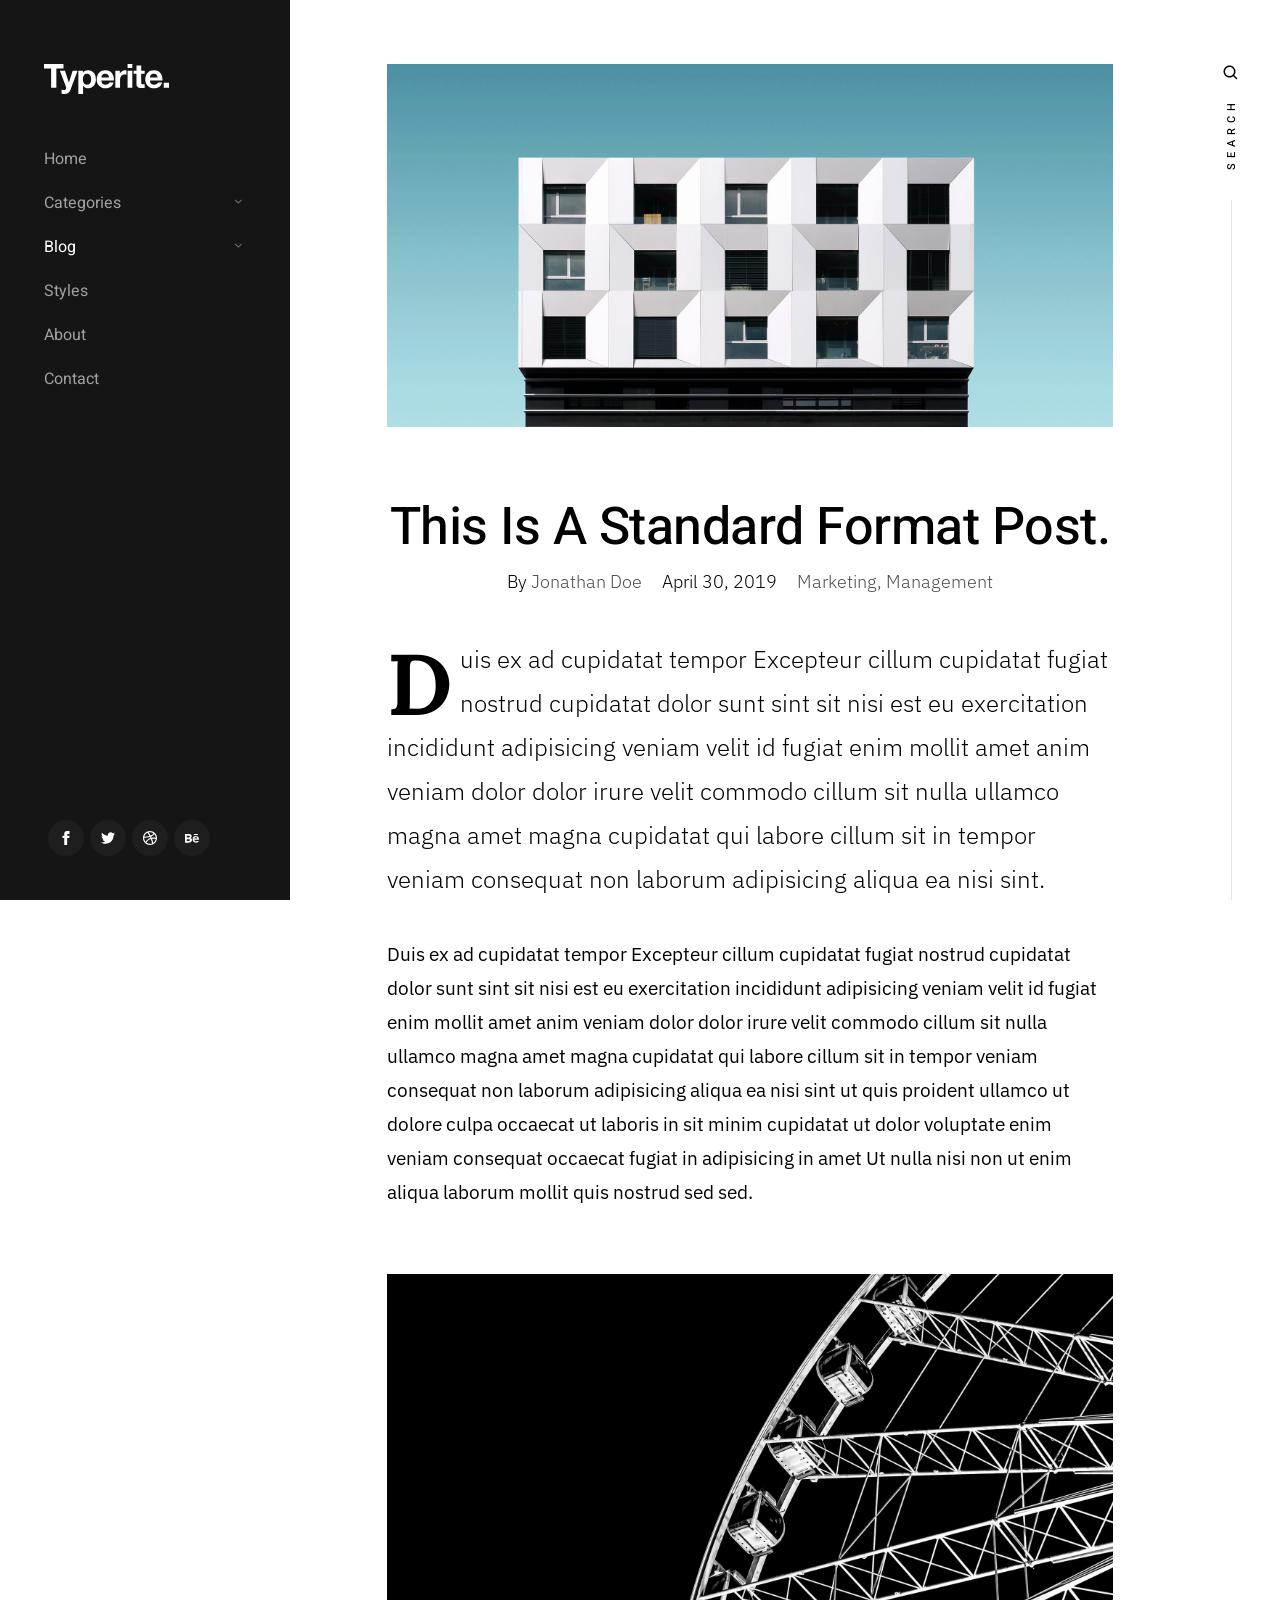
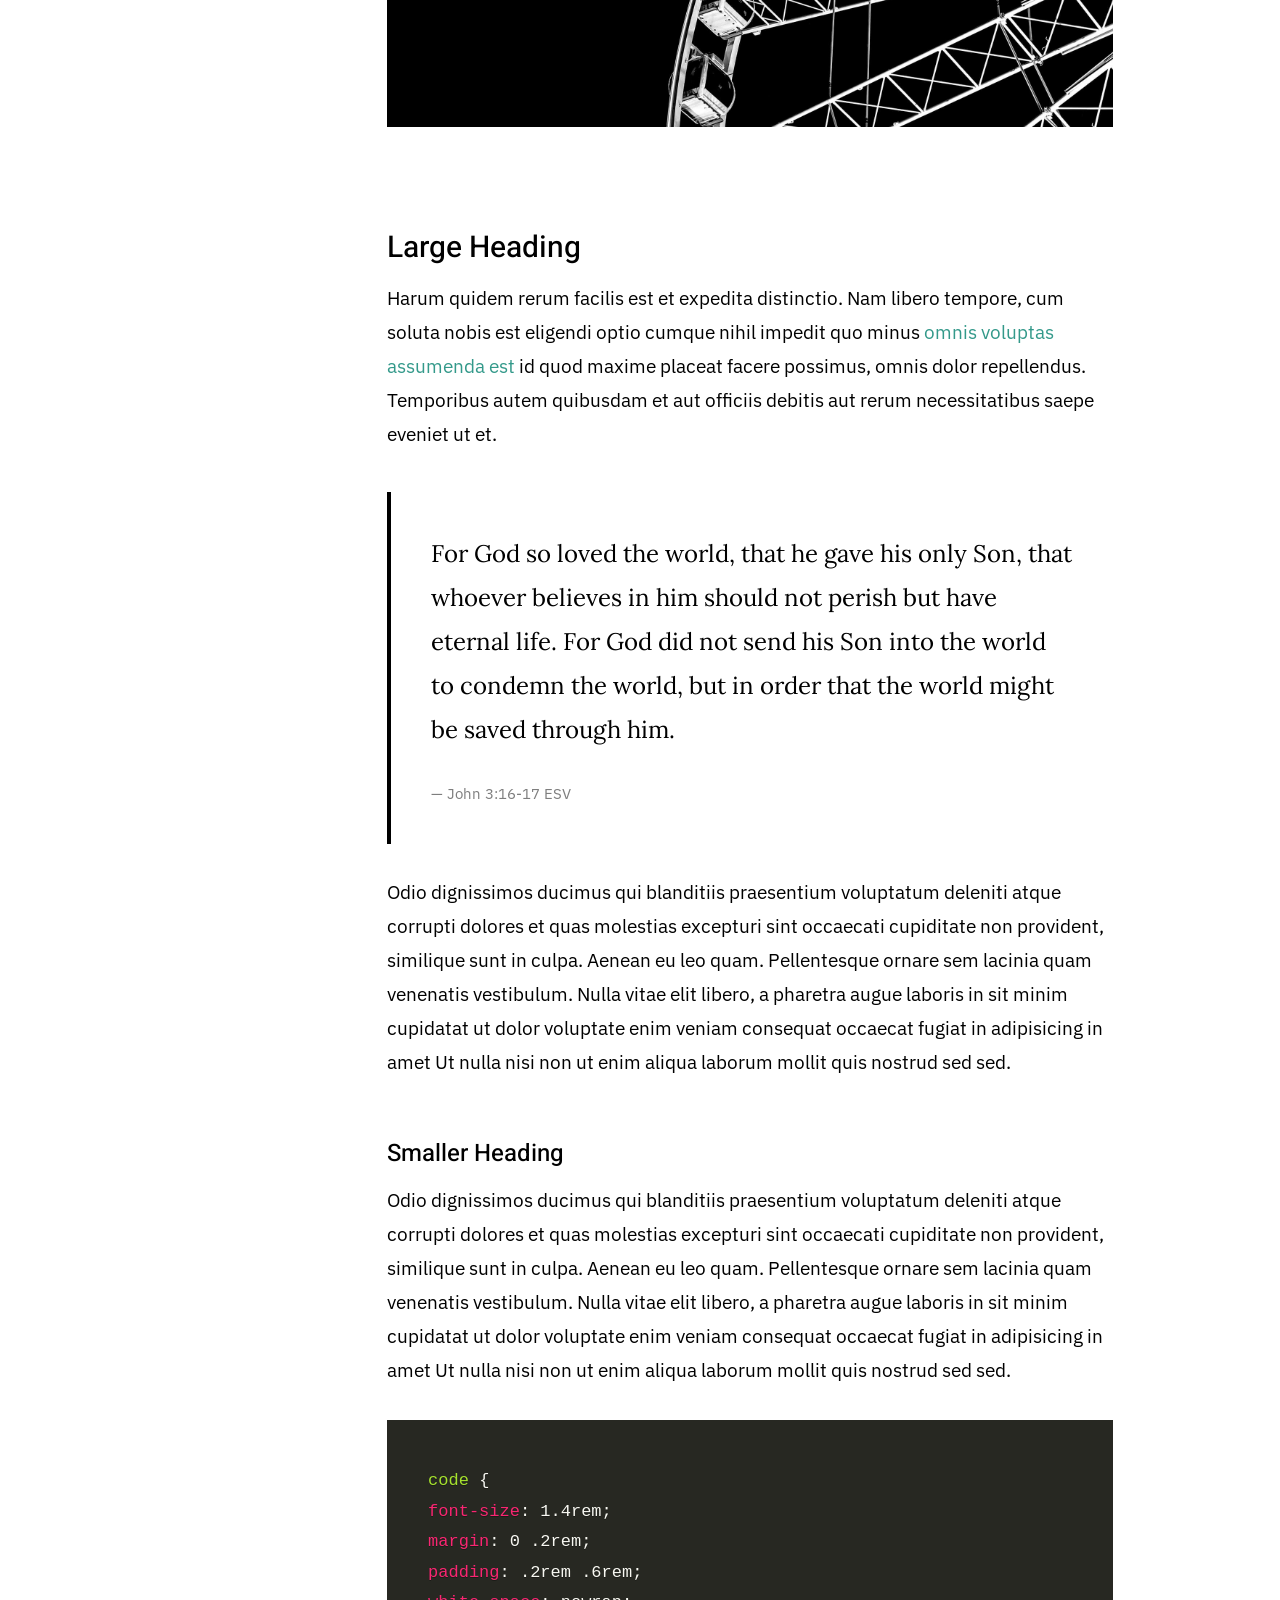
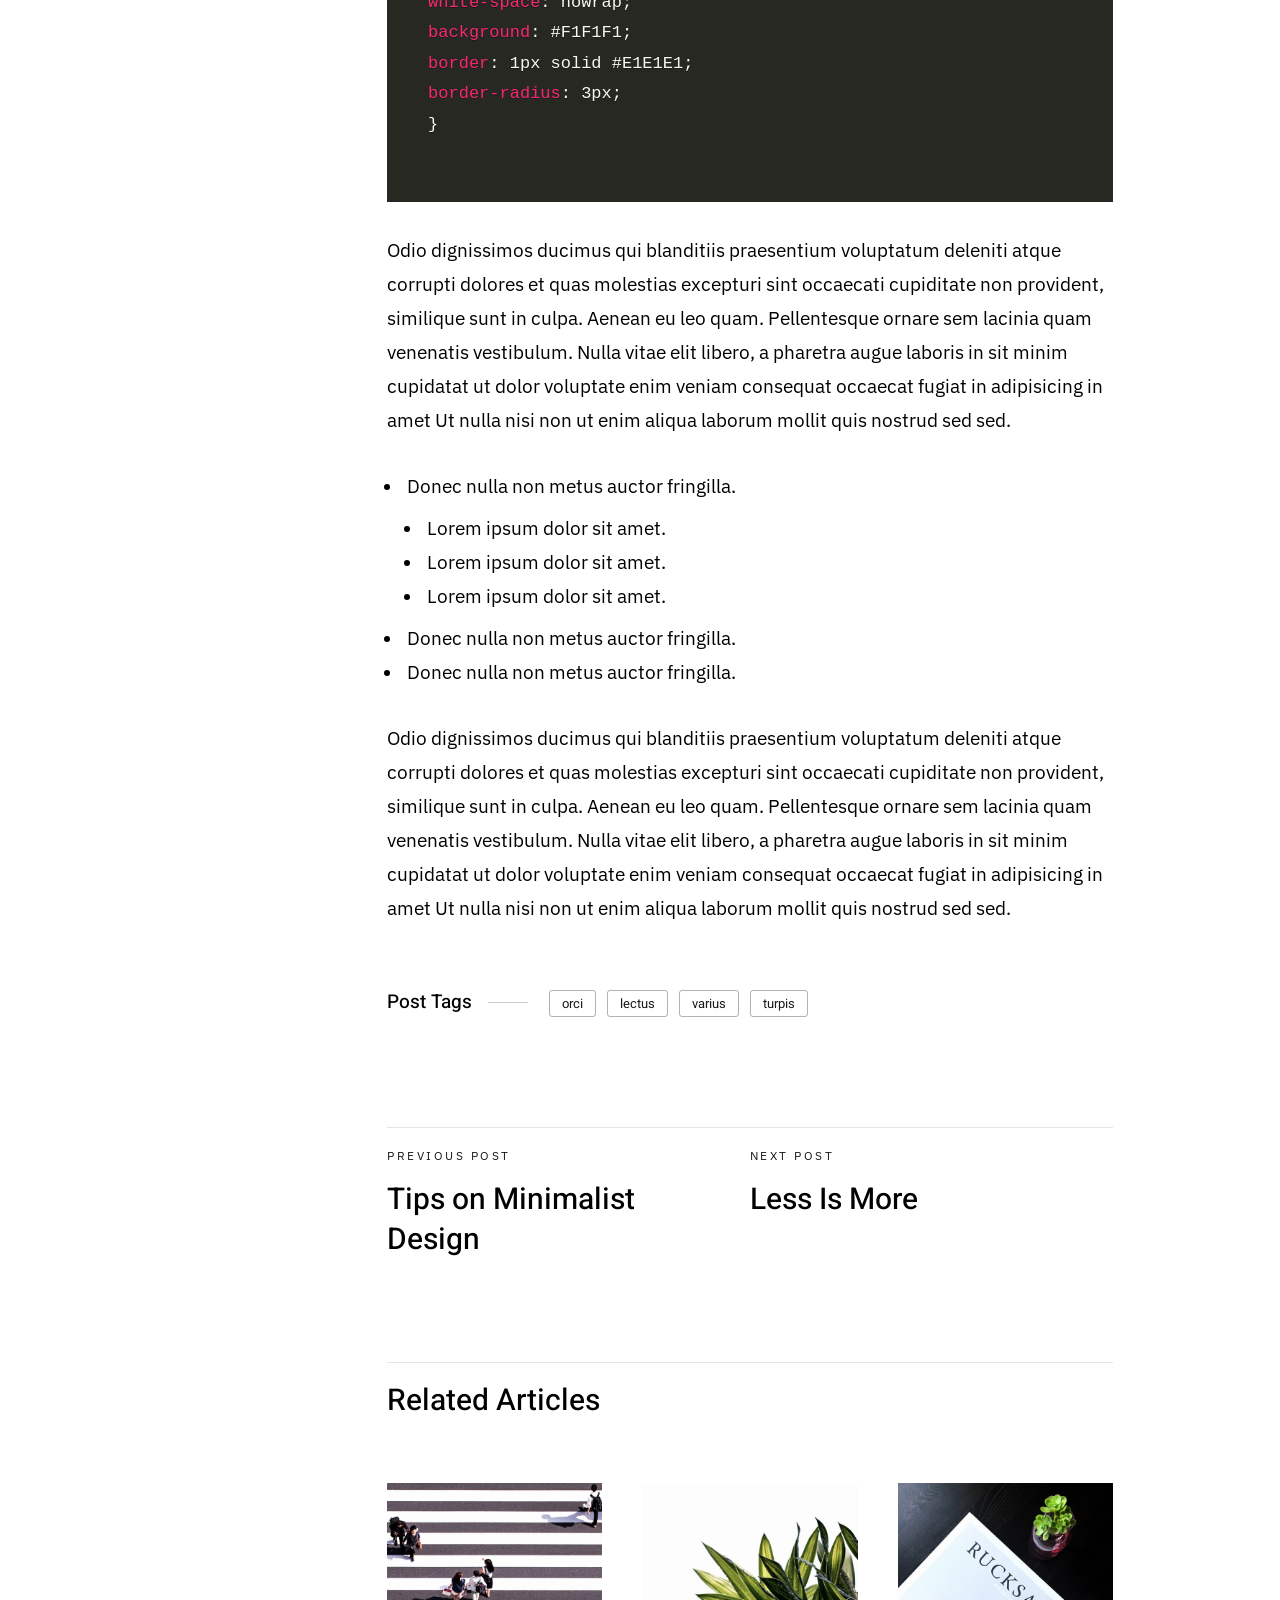
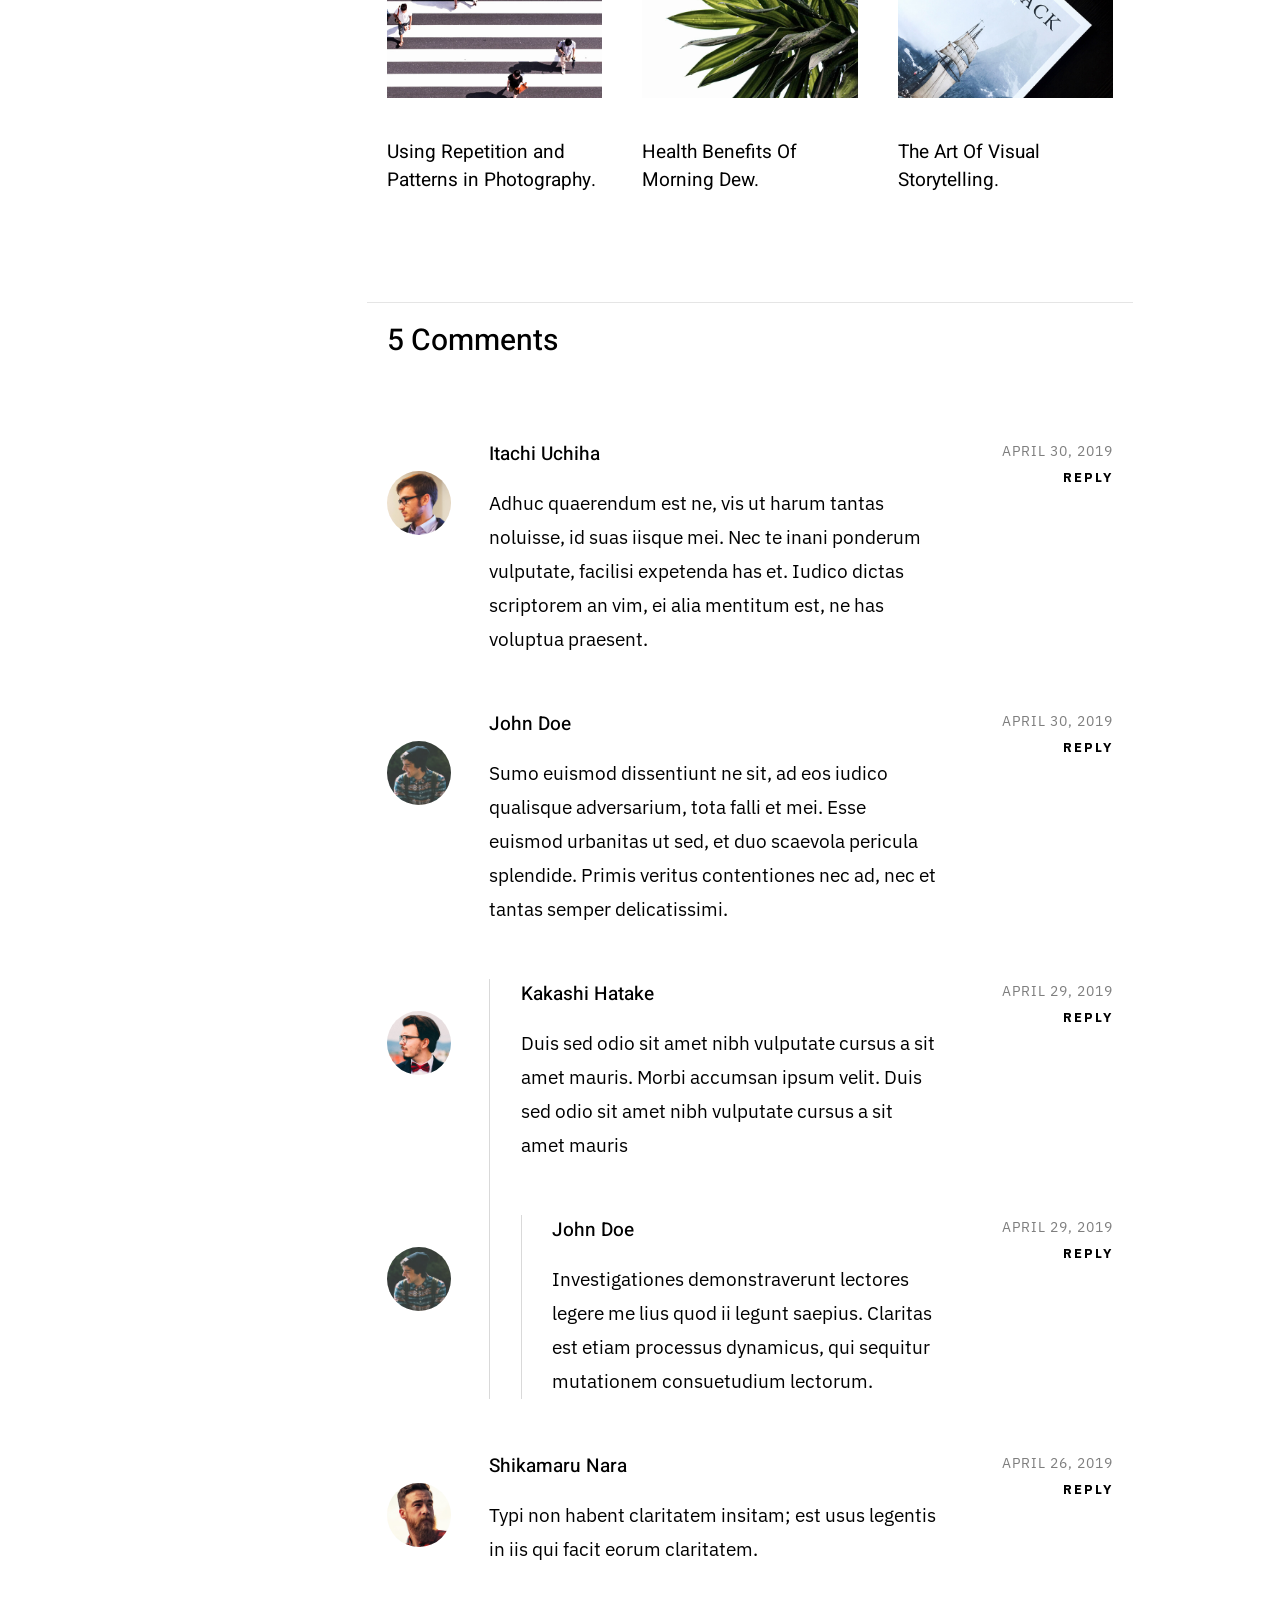
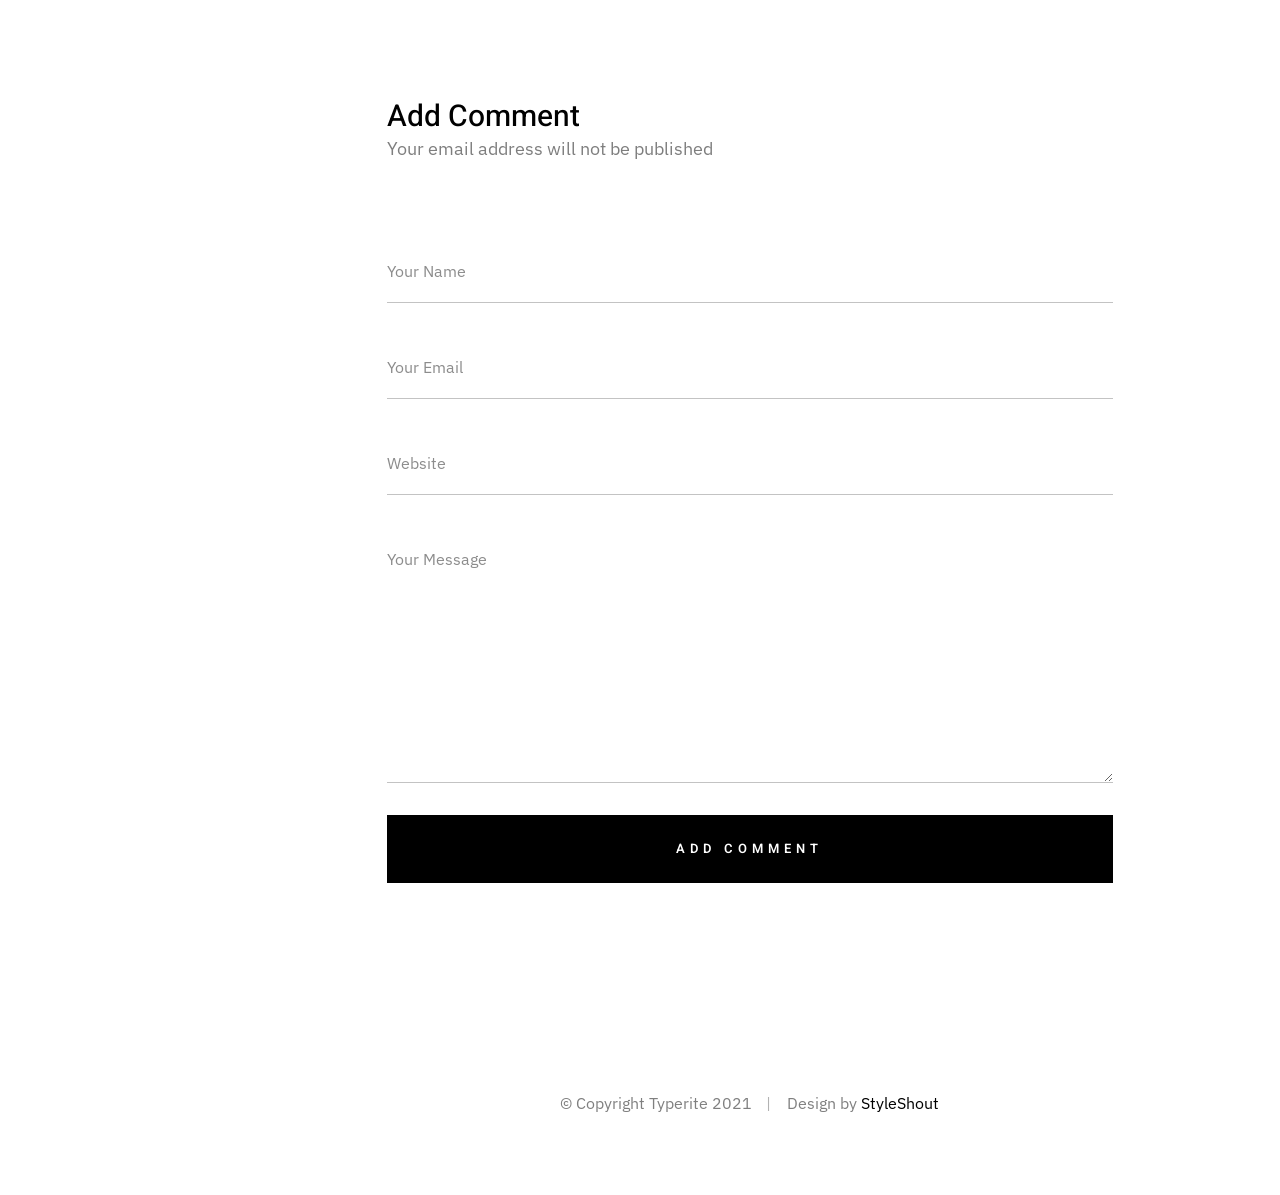
<file: single-standard.html>
<!DOCTYPE html>
<html class="no-js" lang="en">
	<head>
		<meta charset="utf-8">
		<title>Standard Post - Typerite</title>
		<meta name="description" content="">
		<meta name="author" content="">
		<meta name="viewport" content="width=device-width, initial-scale=1">
		<link rel="stylesheet" href="css/base.css">
		<link rel="stylesheet" href="css/vendor.css">
		<link rel="stylesheet" href="css/main.css">
		<script src="js/modernizr.js"></script>
		<link rel="apple-touch-icon" sizes="180x180" href="apple-touch-icon.png">
		<link rel="icon" type="image/png" sizes="32x32" href="favicon-32x32.png">
		<link rel="icon" type="image/png" sizes="16x16" href="favicon-16x16.png">
		<link rel="manifest" href="site.webmanifest">
	</head>
	<body class="ss-bg-white">
		<div id="preloader">
			<div id="loader" class="dots-fade">
				<div></div>
				<div></div>
				<div></div>
			</div>
		</div>
		<div id="top" class="s-wrap site-wrapper">
			<header class="s-header header">
				<div class="header__top">
					<div class="header__logo">
						<a class="site-logo" href="index.html">
							<img src="images/logo.svg" alt="Homepage">
						</a>
					</div>
				</div>
				<nav class="header__nav-wrap">
					<ul class="header__nav">
						<li><a href="index.html" title="">Home</a></li>
						<li class="has-children">
							<a href="#0" title="">Categories</a>
							<ul class="sub-menu">
								<li><a href="category.html">Lifestyle</a></li>
								<li><a href="category.html">Health</a></li>
								<li><a href="category.html">Family</a></li>
								<li><a href="category.html">Management</a></li>
								<li><a href="category.html">Travel</a></li>
								<li><a href="category.html">Work</a></li>
							</ul>
						</li>
						<li class="has-children current">
							<a href="#0" title="">Blog</a>
							<ul class="sub-menu">
								<li><a href="single-video.html">Video Post</a></li>
								<li><a href="single-audio.html">Audio Post</a></li>
								<li><a href="single-gallery.html">Gallery Post</a></li>
								<li><a href="single-standard.html">Standard Post</a></li>
							</ul>
						</li>
						<li><a href="styles.html" title="">Styles</a></li>
						<li><a href="page-about.html" title="">About</a></li>
						<li><a href="page-contact.html" title="">Contact</a></li>
					</ul>
					<ul class="header__social">
						<li class="ss-facebook">
							<a href="https://facebook.com/">
								<span class="screen-reader-text">Facebook</span>
							</a>
						</li>
						<li class="ss-twitter">
							<a href="#0">
								<span class="screen-reader-text">Twitter</span>
							</a>
						</li>
						<li class="ss-dribbble">
							<a href="#0">
								<span class="screen-reader-text">Instagram</span>
							</a>
						</li>
						<li class="ss-behance">
							<a href="#0">
								<span class="screen-reader-text">Behance</span>
							</a>
						</li>
					</ul>
				</nav>
				<a href="#0" class="header__menu-toggle">
					<span>Menu</span>
				</a>
			</header>
			<div class="s-search">
				<div class="search-block">
					<form role="search" method="get" class="search-form" action="#">
						<label>
							<span class="hide-content">Search for:</span>
							<input type="search" class="search-field" placeholder="Type Keywords" value="" name="s" title="Search for:" autocomplete="off">
						</label>
						<input type="submit" class="search-submit" value="Search">
					</form>
					<a href="#0" title="Close Search" class="search-close">Close</a>
				</div>
				<a href="#0" class="search-trigger">
					<svg xmlns="http://www.w3.org/2000/svg" width="24" height="24" viewBox="0 0 24 24" style="fill:rgba(0, 0, 0, 1);transform:;-ms-filter:"><path d="M10,18c1.846,0,3.543-0.635,4.897-1.688l4.396,4.396l1.414-1.414l-4.396-4.396C17.365,13.543,18,11.846,18,10 c0-4.411-3.589-8-8-8s-8,3.589-8,8S5.589,18,10,18z M10,4c3.309,0,6,2.691,6,6s-2.691,6-6,6s-6-2.691-6-6S6.691,4,10,4z"></path></svg>
					<span>Search</span>
				</a>
				<span class="search-line"></span>
			</div>
			<section class="s-content content">
				<main class="row content__page">
					<article class="column large-full entry format-standard">
						<div class="media-wrap entry__media">
							<div class="entry__post-thumb">
								<img src="images/thumbs/single/standard/standard-1000.jpg"
								srcset="images/thumbs/single/standard/standard-2000.jpg 2000w,
								images/thumbs/single/standard/standard-1000.jpg 1000w,
								images/thumbs/single/standard/standard-500.jpg 500w" sizes="(max-width: 2000px) 100vw, 2000px" alt="">
							</div>
						</div>
						<div class="content__page-header entry__header">
							<h1 class="display-1 entry__title">
								This Is A Standard Format Post.
							</h1>
							<ul class="entry__header-meta">
								<li class="author">By <a href="#0">Jonathan Doe</a></li>
								<li class="date">April 30, 2019</li>
								<li class="cat-links">
									<a href="#0">Marketing</a><a href="#0">Management</a>
								</li>
							</ul>
						</div>
						<div class="entry__content">
							<p class="lead drop-cap">
								Duis ex ad cupidatat tempor Excepteur cillum cupidatat
								fugiat nostrud cupidatat dolor sunt sint sit nisi est eu exercitation
								incididunt adipisicing veniam velit id fugiat enim mollit amet anim veniam dolor
								dolor irure velit commodo cillum sit nulla ullamco magna amet magna cupidatat qui
								labore cillum sit in tempor veniam consequat non laborum adipisicing aliqua
								ea nisi sint.
							</p>
							<p>
								Duis ex ad cupidatat tempor Excepteur cillum cupidatat fugiat nostrud cupidatat
								dolor sunt sint sit nisi est eu exercitation incididunt adipisicing veniam velit
								id fugiat enim mollit amet anim veniam dolor dolor irure velit commodo cillum sit
								nulla ullamco magna amet magna cupidatat qui labore cillum sit in tempor veniam
								consequat non laborum adipisicing aliqua ea nisi sint ut quis proident ullamco ut
								dolore culpa occaecat ut laboris in sit minim cupidatat ut dolor voluptate enim
								veniam consequat occaecat fugiat in adipisicing in amet Ut nulla nisi non ut enim
								aliqua laborum mollit quis nostrud sed sed.
							</p>
							<p>
								<img src="images/wheel-1000.jpg"
								srcset="images/wheel-2000.jpg 2000w,
								images/wheel-1000.jpg 1000w,
								images/wheel-500.jpg 500w"
								sizes="(max-width: 2000px) 100vw, 2000px" alt="">
							</p>
							<h2>Large Heading</h2>
							<p>
								Harum quidem rerum facilis est et expedita distinctio. Nam libero tempore, cum
								soluta nobis est eligendi optio cumque nihil impedit quo minus
								<a href="http://#">omnis voluptas assumenda est</a> id quod maxime placeat
								facere possimus, omnis dolor repellendus. Temporibus autem quibusdam et aut
								officiis debitis aut rerum necessitatibus saepe eveniet ut et.
							</p>
							<blockquote>
								<p>
									For God so loved the world, that he gave his only Son, that whoever believes in
									him should not perish but have eternal life. For God did not send his Son into
									the world to condemn the world, but in order that the world might be
									saved through him.
								</p>
								<cite>John 3:16-17 ESV</cite>
							</blockquote>
							<p>
								Odio dignissimos ducimus qui blanditiis praesentium voluptatum deleniti atque
								corrupti dolores et quas molestias excepturi sint occaecati cupiditate non provident,
								similique sunt in culpa. Aenean eu leo quam. Pellentesque ornare sem lacinia quam
								venenatis vestibulum. Nulla vitae elit libero, a pharetra augue laboris in sit minim
								cupidatat ut dolor voluptate enim veniam consequat occaecat fugiat in adipisicing
								in amet Ut nulla nisi non ut enim aliqua laborum mollit quis nostrud sed sed.
							</p>
							<h3>Smaller Heading</h3>
							<p>
								Odio dignissimos ducimus qui blanditiis praesentium voluptatum deleniti atque
								corrupti dolores et quas molestias excepturi sint occaecati cupiditate non provident,
								similique sunt in culpa. Aenean eu leo quam. Pellentesque ornare sem lacinia quam
								venenatis vestibulum. Nulla vitae elit libero, a pharetra augue laboris in sit minim
								cupidatat ut dolor voluptate enim veniam consequat occaecat fugiat in adipisicing
								in amet Ut nulla nisi non ut enim aliqua laborum mollit quis nostrud sed sed.
							</p>
<pre><code class="language-css">
    code {
    font-size: 1.4rem;
    margin: 0 .2rem;
    padding: .2rem .6rem;
    white-space: nowrap;
    background: #F1F1F1;
    border: 1px solid #E1E1E1;	
    border-radius: 3px;
    }
						</code></pre>
						<p>
							Odio dignissimos ducimus qui blanditiis praesentium voluptatum deleniti atque
							corrupti dolores et quas molestias excepturi sint occaecati cupiditate non provident,
							similique sunt in culpa. Aenean eu leo quam. Pellentesque ornare sem lacinia quam
							venenatis vestibulum. Nulla vitae elit libero, a pharetra augue laboris in sit minim
							cupidatat ut dolor voluptate enim veniam consequat occaecat fugiat in adipisicing
							in amet Ut nulla nisi non ut enim aliqua laborum mollit quis nostrud sed sed.
						</p>
						<ul>
							<li>Donec nulla non metus auctor fringilla.
								<ul>
									<li>Lorem ipsum dolor sit amet.</li>
									<li>Lorem ipsum dolor sit amet.</li>
									<li>Lorem ipsum dolor sit amet.</li>
								</ul>
							</li>
							<li>Donec nulla non metus auctor fringilla.</li>
							<li>Donec nulla non metus auctor fringilla.</li>
						</ul>
						<p>
							Odio dignissimos ducimus qui blanditiis praesentium voluptatum deleniti atque
							corrupti dolores et quas molestias excepturi sint occaecati cupiditate non provident,
							similique sunt in culpa. Aenean eu leo quam. Pellentesque ornare sem lacinia quam
							venenatis vestibulum. Nulla vitae elit libero, a pharetra augue laboris in sit minim
							cupidatat ut dolor voluptate enim veniam consequat occaecat fugiat in adipisicing
							in amet Ut nulla nisi non ut enim aliqua laborum mollit quis nostrud sed sed.
						</p>
						<p class="entry__tags">
							<span>Post Tags</span>
							<span class="entry__tag-list">
								<a href="#0">orci</a>
								<a href="#0">lectus</a>
								<a href="#0">varius</a>
								<a href="#0">turpis</a>
							</span>
						</p>
					</div>
					<div class="entry__pagenav">
						<div class="entry__nav">
							<div class="entry__prev">
								<a href="#0" rel="prev">
									<span>Previous Post</span>
									Tips on Minimalist Design
								</a>
							</div>
							<div class="entry__next">
								<a href="#0" rel="next">
									<span>Next Post</span>
									Less Is More
								</a>
							</div>
						</div>
					</div>
					<div class="entry__related">
						<h3 class="h2">Related Articles</h3>
						<ul class="related">
							<li class="related__item">
								<a href="single-standard.html" class="related__link">
									<img src="images/thumbs/masonry/walk-600.jpg" alt="">
								</a>
								<h5 class="related__post-title">Using Repetition and Patterns in Photography.</h5>
							</li>
							<li class="related__item">
								<a href="single-standard.html" class="related__link">
									<img src="images/thumbs/masonry/dew-600.jpg" alt="">
								</a>
								<h5 class="related__post-title">Health Benefits Of Morning Dew.</h5>
							</li>
							<li class="related__item">
								<a href="single-standard.html" class="related__link">
									<img src="images/thumbs/masonry/rucksack-600.jpg" alt="">
								</a>
								<h5 class="related__post-title">The Art Of Visual Storytelling.</h5>
							</li>
						</ul>
					</div>
				</article>
				<div class="comments-wrap">
					<div id="comments" class="column large-12">
						<h3 class="h2">5 Comments</h3>
						<ol class="commentlist">
							<li class="depth-1 comment">
								<div class="comment__avatar">
									<img class="avatar" src="images/avatars/user-01.jpg" alt="" width="50" height="50">
								</div>
								<div class="comment__content">
									<div class="comment__info">
										<div class="comment__author">Itachi Uchiha</div>
										<div class="comment__meta">
											<div class="comment__time">April 30, 2019</div>
											<div class="comment__reply">
												<a class="comment-reply-link" href="#0">Reply</a>
											</div>
										</div>
									</div>
									<div class="comment__text">
										<p>Adhuc quaerendum est ne, vis ut harum tantas noluisse, id suas iisque mei. Nec te inani ponderum vulputate,
											facilisi expetenda has et. Iudico dictas scriptorem an vim, ei alia mentitum est, ne has voluptua praesent.</p>
										</div>
									</div>
								</li>
								<li class="thread-alt depth-1 comment">
									<div class="comment__avatar">
										<img class="avatar" src="images/avatars/user-04.jpg" alt="" width="50" height="50">
									</div>
									<div class="comment__content">
										<div class="comment__info">
											<div class="comment__author">John Doe</div>
											<div class="comment__meta">
												<div class="comment__time">April 30, 2019</div>
												<div class="comment__reply">
													<a class="comment-reply-link" href="#0">Reply</a>
												</div>
											</div>
										</div>
										<div class="comment__text">
											<p>Sumo euismod dissentiunt ne sit, ad eos iudico qualisque adversarium, tota falli et mei. Esse euismod
												urbanitas ut sed, et duo scaevola pericula splendide. Primis veritus contentiones nec ad, nec et
												tantas semper delicatissimi.</p>
											</div>
										</div>
										<ul class="children">
											<li class="depth-2 comment">
												<div class="comment__avatar">
													<img class="avatar" src="images/avatars/user-03.jpg" alt="" width="50" height="50">
												</div>
												<div class="comment__content">
													<div class="comment__info">
														<div class="comment__author">Kakashi Hatake</div>
														<div class="comment__meta">
															<div class="comment__time">April 29, 2019</div>
															<div class="comment__reply">
																<a class="comment-reply-link" href="#0">Reply</a>
															</div>
														</div>
													</div>
													<div class="comment__text">
														<p>Duis sed odio sit amet nibh vulputate
															cursus a sit amet mauris. Morbi accumsan ipsum velit. Duis sed odio sit amet nibh vulputate
															cursus a sit amet mauris</p>
														</div>
													</div>
													<ul class="children">
														<li class="depth-3 comment">
															<div class="comment__avatar">
																<img class="avatar" src="images/avatars/user-04.jpg" alt="" width="50" height="50">
															</div>
															<div class="comment__content">
																<div class="comment__info">
																	<div class="comment__author">John Doe</div>
																	<div class="comment__meta">
																		<div class="comment__time">April 29, 2019</div>
																		<div class="comment__reply">
																			<a class="comment-reply-link" href="#0">Reply</a>
																		</div>
																	</div>
																</div>
																<div class="comment__text">
																	<p>Investigationes demonstraverunt lectores legere me lius quod ii legunt saepius. Claritas est
																		etiam processus dynamicus, qui sequitur mutationem consuetudium lectorum.</p>
																	</div>
																</div>
															</li>
														</ul>
													</li>
												</ul>
											</li>
											<li class="depth-1 comment">
												<div class="comment__avatar">
													<img class="avatar" src="images/avatars/user-02.jpg" alt="" width="50" height="50">
												</div>
												<div class="comment__content">
													<div class="comment__info">
														<div class="comment__author">Shikamaru Nara</div>
														<div class="comment__meta">
															<div class="comment__time">April 26, 2019</div>
															<div class="comment__reply">
																<a class="comment-reply-link" href="#0">Reply</a>
															</div>
														</div>
													</div>
													<div class="comment__text">
														<p>Typi non habent claritatem insitam; est usus legentis in iis qui facit eorum claritatem.</p>
													</div>
												</div>
											</li>
										</ol>
									</div>
									<div class="column large-12 comment-respond">
										<div id="respond">
											<h3 class="h2">Add Comment <span>Your email address will not be published</span></h3>
											<form name="contactForm" id="contactForm" method="post" action="" autocomplete="off">
												<fieldset>
													<div class="form-field">
														<input name="cName" id="cName" class="full-width" placeholder="Your Name" value="" type="text">
													</div>
													<div class="form-field">
														<input name="cEmail" id="cEmail" class="full-width" placeholder="Your Email" value="" type="text">
													</div>
													<div class="form-field">
														<input name="cWebsite" id="cWebsite" class="full-width" placeholder="Website" value="" type="text">
													</div>
													<div class="message form-field">
														<textarea name="cMessage" id="cMessage" class="full-width" placeholder="Your Message"></textarea>
													</div>
													<input name="submit" id="submit" class="btn btn--primary btn-wide btn--large full-width" value="Add Comment" type="submit">
												</fieldset>
											</form>
										</div>
									</div>
								</div>
							</main>
						</section>
						<footer class="s-footer footer">
							<div class="row">
								<div class="column large-full footer__content">
									<div class="footer__copyright">
										<span>© Copyright Typerite 2021</span>
										<span>Design by <a href="https://www.styleshout.com/">StyleShout</a></span>
									</div>
								</div>
							</div>
							<div class="go-top">
								<a class="smoothscroll" title="Back to Top" href="#top"></a>
							</div>
						</footer>
					</div>
					<script src="js/jquery-3.2.1.min.js"></script>
					<script src="js/plugins.js"></script>
					<script src="js/main.js"></script>
				</body>
</file>
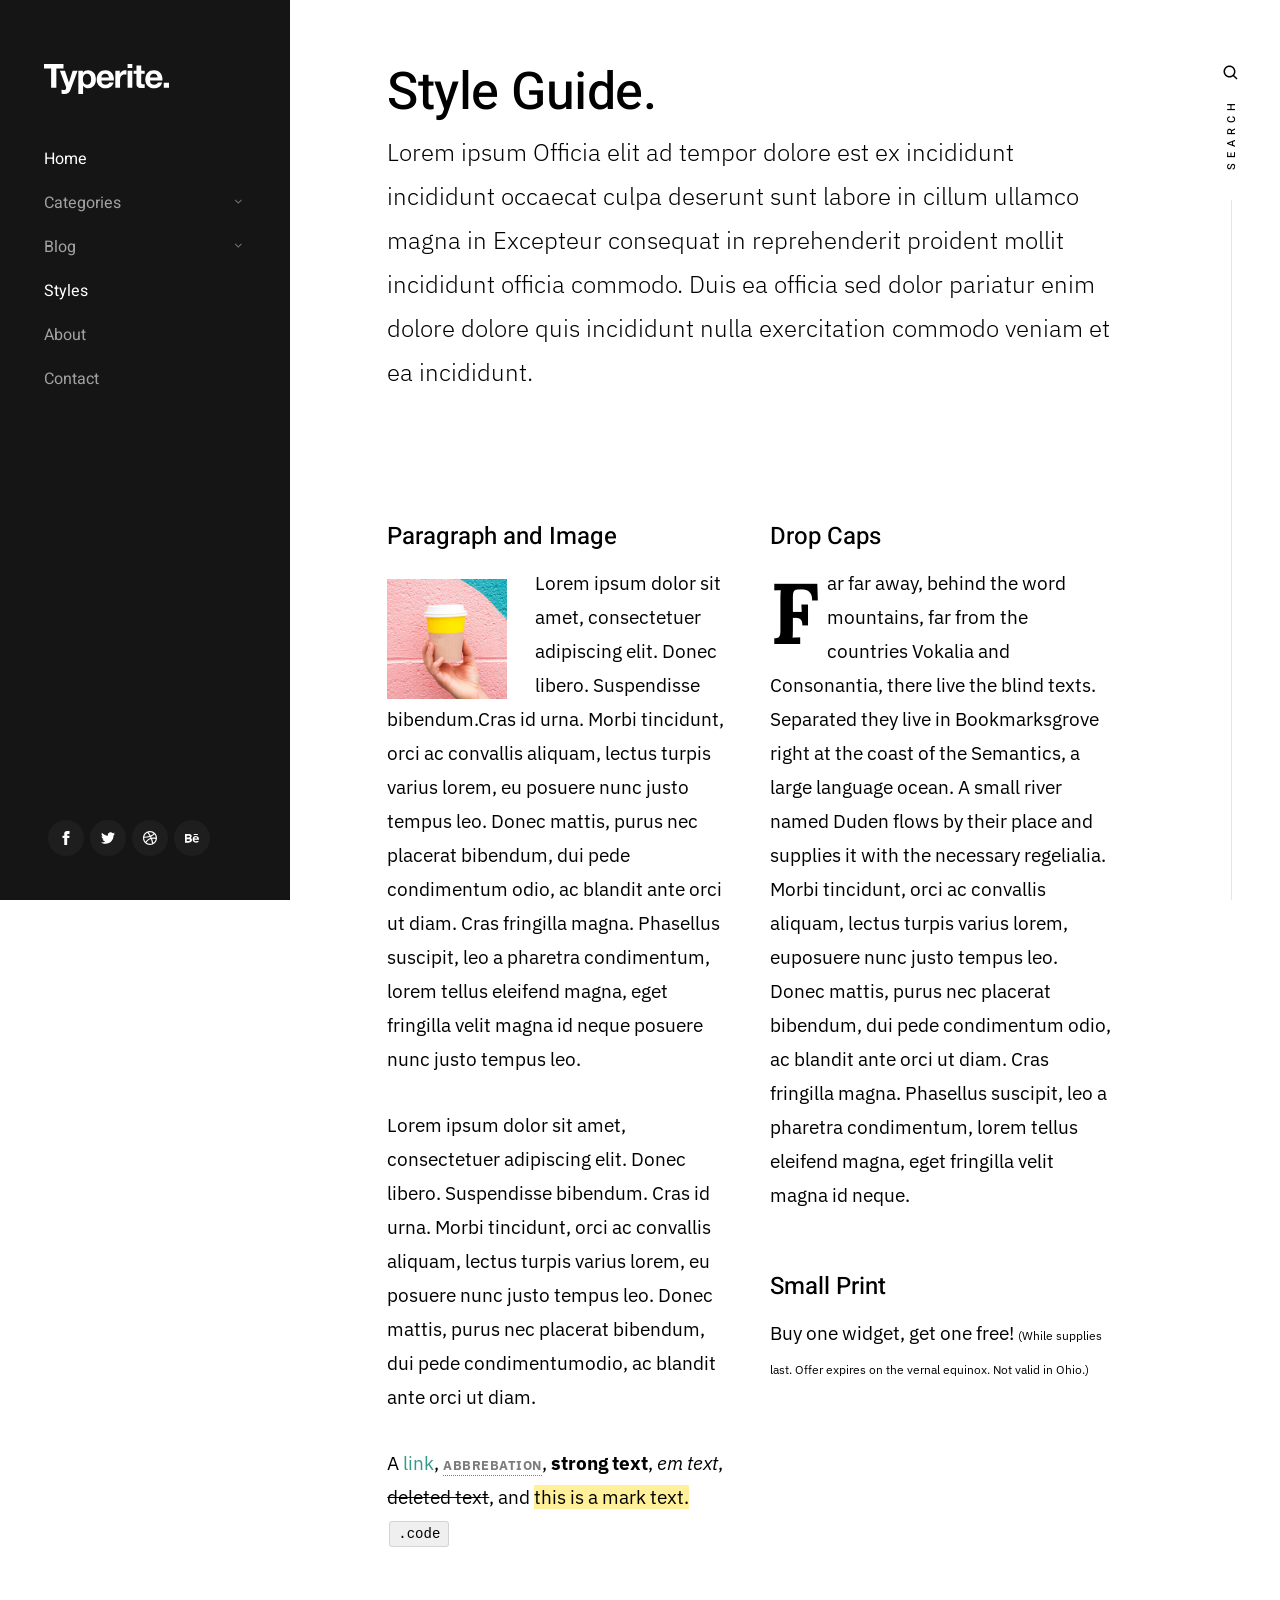
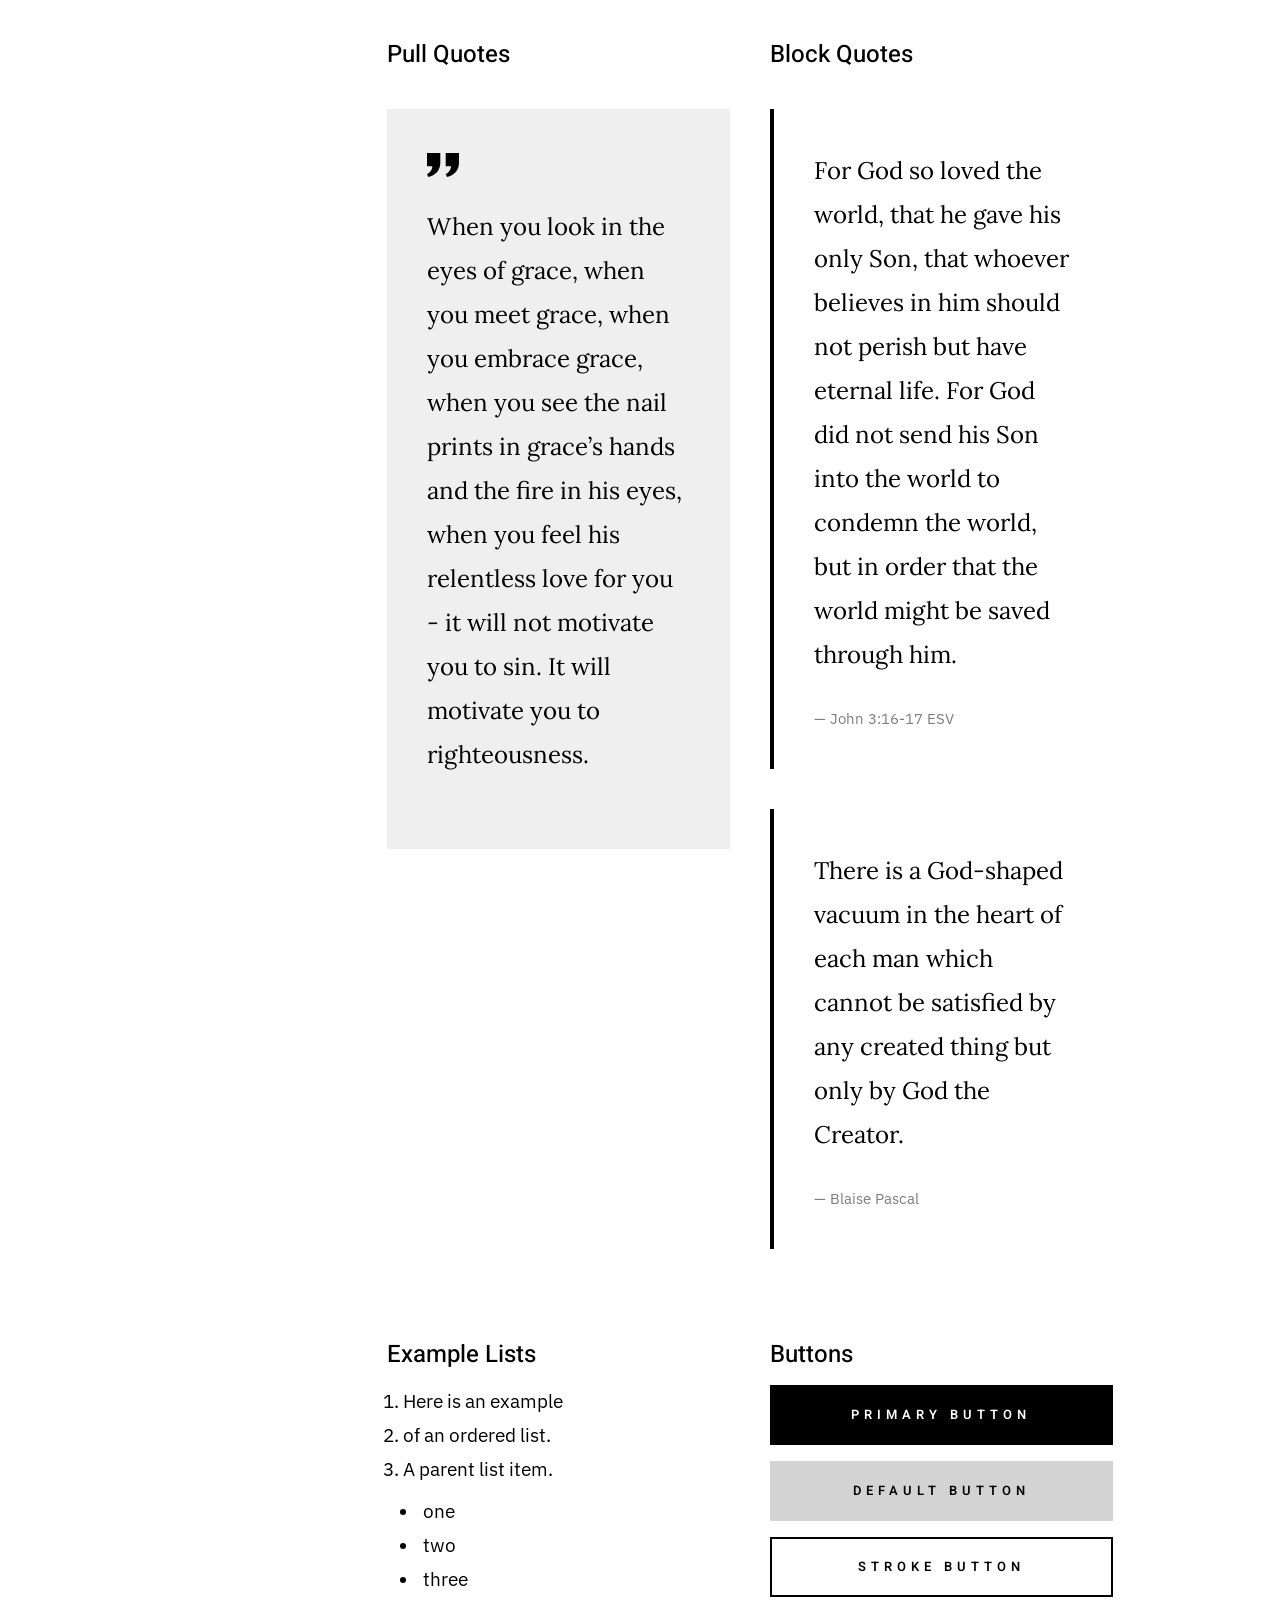
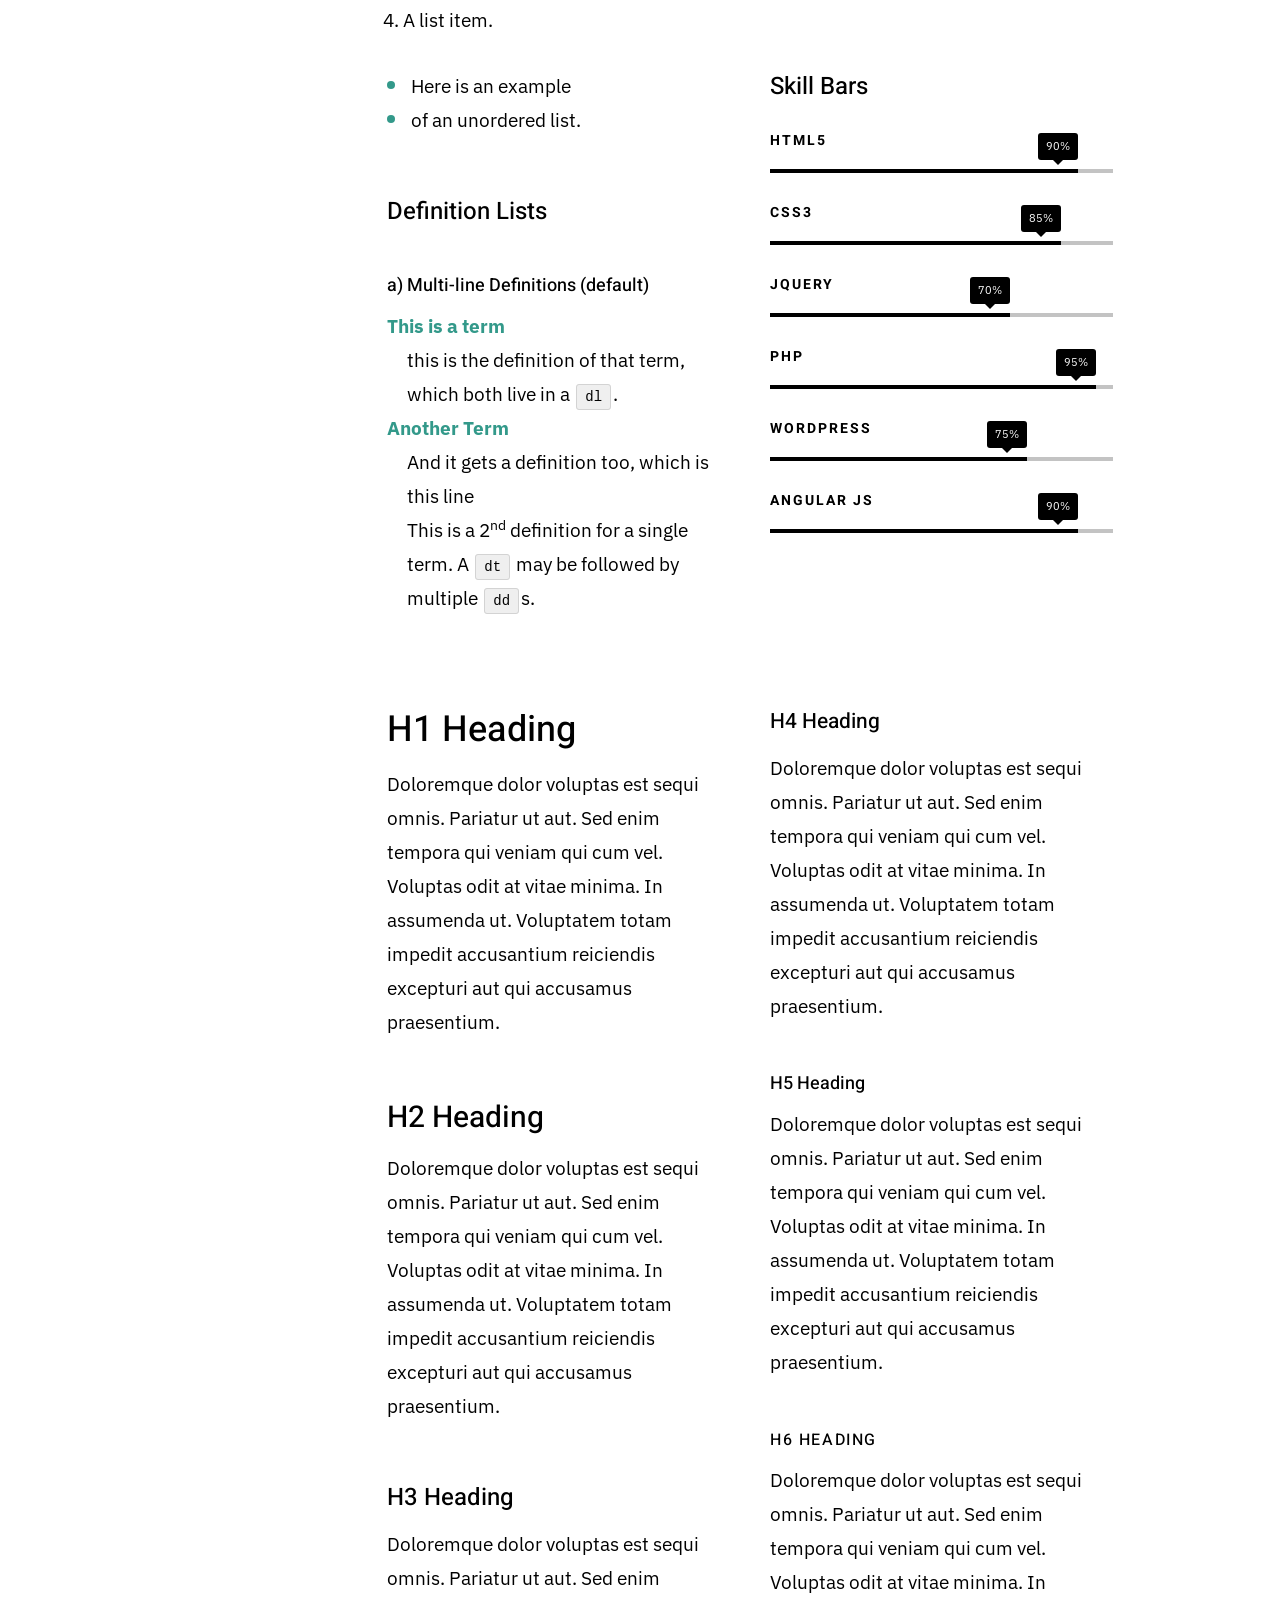
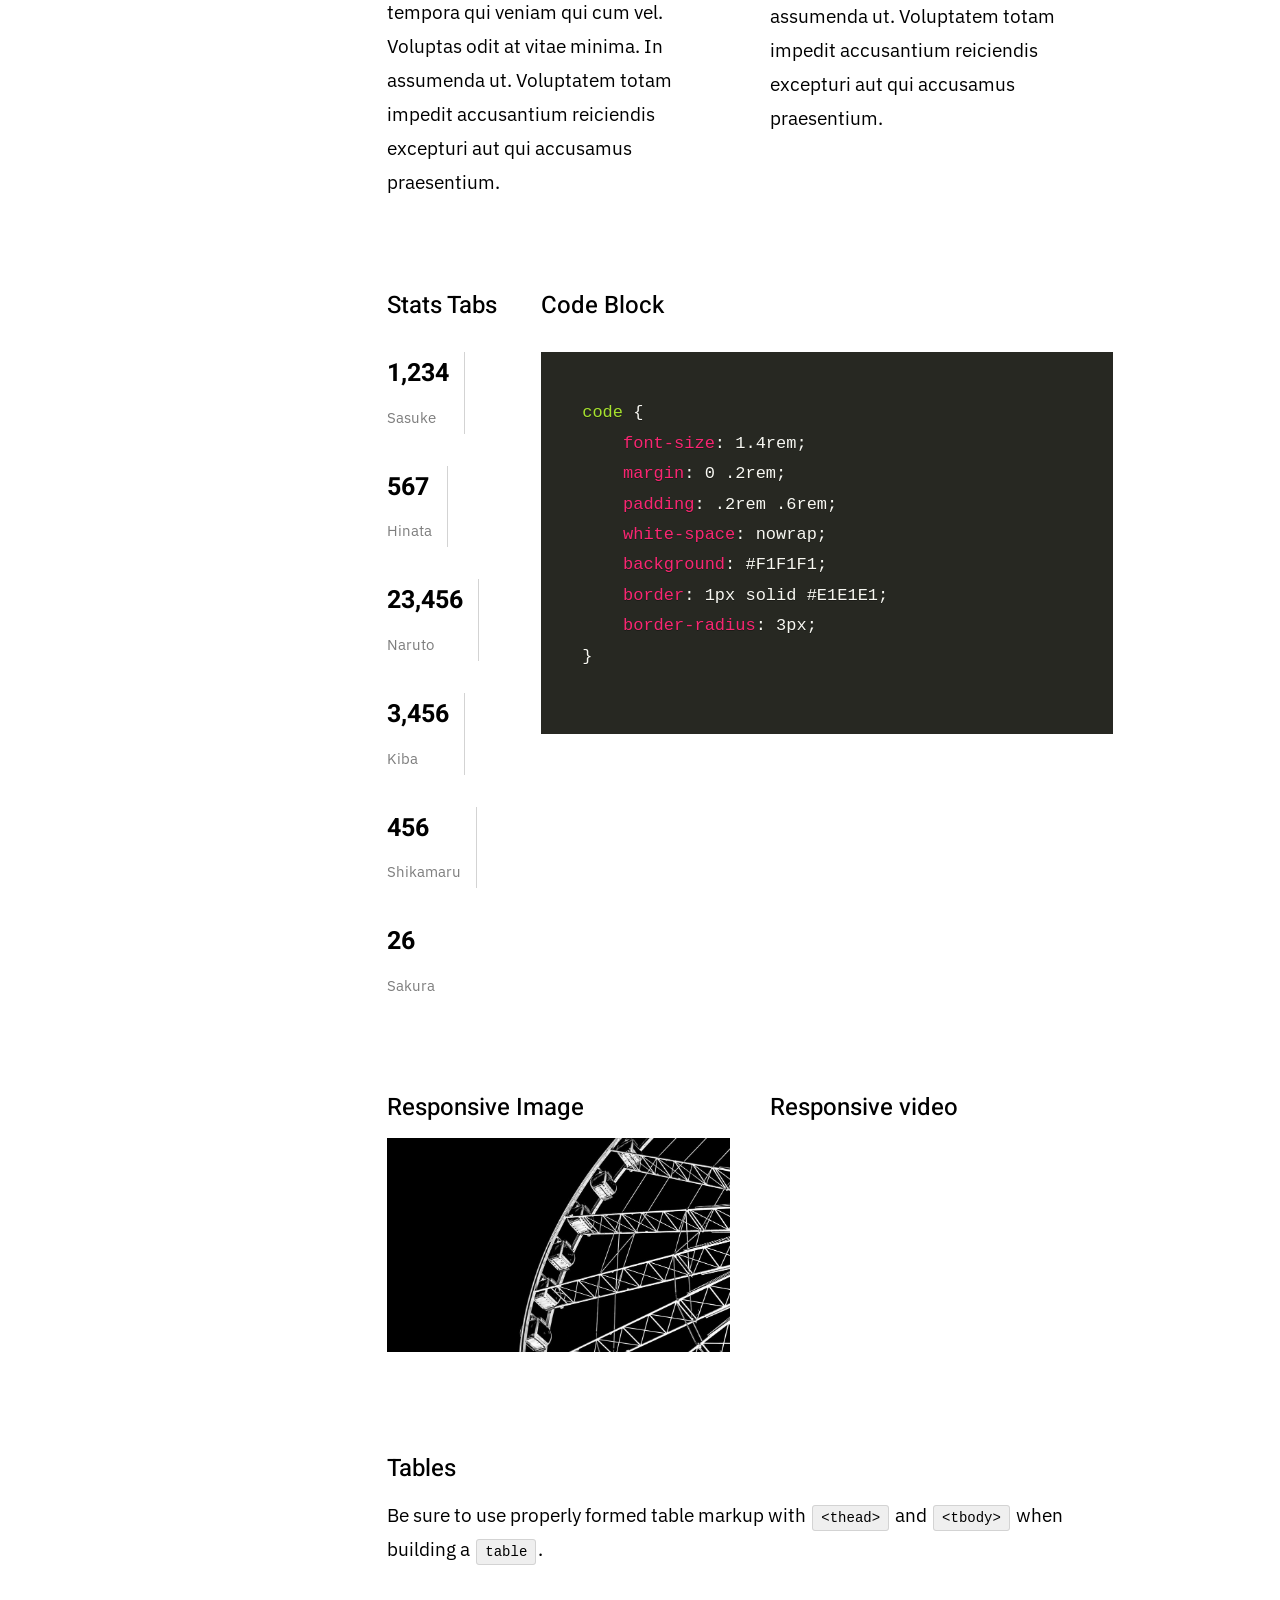
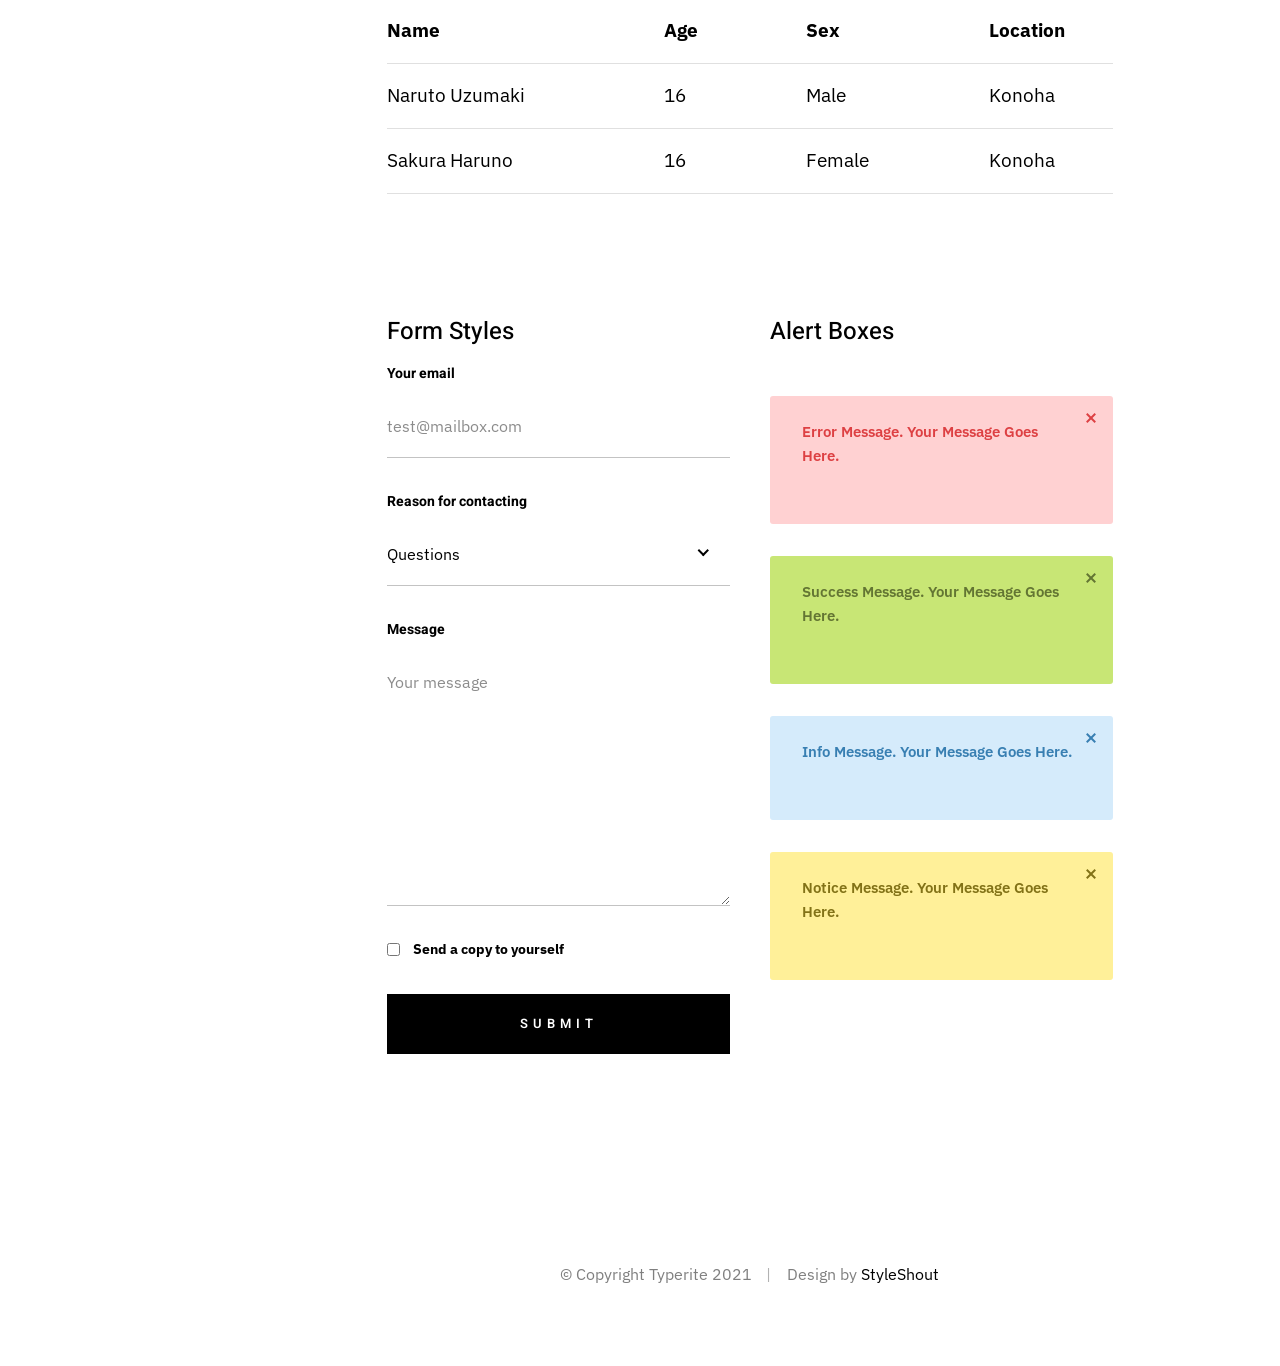
<file: styles.html>
<!DOCTYPE html>
<html class="no-js" lang="en">
	<head>
		<meta charset="utf-8">
		<title>Styles - Typerite</title>
		<meta name="description" content="">
		<meta name="author" content="">
		<meta name="viewport" content="width=device-width, initial-scale=1">
		<link rel="stylesheet" href="css/base.css">
		<link rel="stylesheet" href="css/vendor.css">
		<link rel="stylesheet" href="css/main.css">
    <style type="text/css" media="screen">
        .s-styles { 
            max-width: 1100px;
            padding-bottom: 12rem;
        }
	</style>
	<script src="js/modernizr.js"></script>
	<link rel="apple-touch-icon" sizes="180x180" href="apple-touch-icon.png">
	<link rel="icon" type="image/png" sizes="32x32" href="favicon-32x32.png">
	<link rel="icon" type="image/png" sizes="16x16" href="favicon-16x16.png">
	<link rel="manifest" href="site.webmanifest">
</head>
<body class="ss-bg-white">
	<div id="preloader">
		<div id="loader" class="dots-fade">
			<div></div>
			<div></div>
			<div></div>
		</div>
	</div>
	<div id="top" class="s-wrap site-wrapper">
		<header class="s-header header">
			<div class="header__top">
				<div class="header__logo">
					<a class="site-logo" href="index.html">
						<img src="images/logo.svg" alt="Homepage">
					</a>
				</div>
			</div>
			<nav class="header__nav-wrap">
				<ul class="header__nav">
					<li class="current"><a href="index.html" title="">Home</a></li>
					<li class="has-children">
						<a href="#0" title="">Categories</a>
						<ul class="sub-menu">
							<li><a href="category.html">Lifestyle</a></li>
							<li><a href="category.html">Health</a></li>
							<li><a href="category.html">Family</a></li>
							<li><a href="category.html">Management</a></li>
							<li><a href="category.html">Travel</a></li>
							<li><a href="category.html">Work</a></li>
						</ul>
					</li>
					<li class="has-children">
						<a href="#0" title="">Blog</a>
						<ul class="sub-menu">
							<li><a href="single-video.html">Video Post</a></li>
							<li><a href="single-audio.html">Audio Post</a></li>
							<li><a href="single-gallery.html">Gallery Post</a></li>
							<li><a href="single-standard.html">Standard Post</a></li>
						</ul>
					</li>
					<li class="current"><a href="styles.html" title="">Styles</a></li>
					<li><a href="page-about.html" title="">About</a></li>
					<li><a href="page-contact.html" title="">Contact</a></li>
				</ul>
				<ul class="header__social">
					<li class="ss-facebook">
						<a href="https://facebook.com/">
							<span class="screen-reader-text">Facebook</span>
						</a>
					</li>
					<li class="ss-twitter">
						<a href="#0">
							<span class="screen-reader-text">Twitter</span>
						</a>
					</li>
					<li class="ss-dribbble">
						<a href="#0">
							<span class="screen-reader-text">Instagram</span>
						</a>
					</li>
					<li class="ss-behance">
						<a href="#0">
							<span class="screen-reader-text">Behance</span>
						</a>
					</li>
				</ul>
			</nav>
			<a href="#0" class="header__menu-toggle">
				<span>Menu</span>
			</a>
		</header>
		<div class="s-search">
			<div class="search-block">
				<form role="search" method="get" class="search-form" action="#">
					<label>
						<span class="hide-content">Search for:</span>
						<input type="search" class="search-field" placeholder="Type Keywords" value="" name="s" title="Search for:" autocomplete="off">
					</label>
					<input type="submit" class="search-submit" value="Search">
				</form>
				<a href="#0" title="Close Search" class="search-close">Close</a>
			</div>
			<a href="#0" class="search-trigger">
				<svg xmlns="http://www.w3.org/2000/svg" width="24" height="24" viewBox="0 0 24 24" style="fill:rgba(0, 0, 0, 1);transform:;-ms-filter:"><path d="M10,18c1.846,0,3.543-0.635,4.897-1.688l4.396,4.396l1.414-1.414l-4.396-4.396C17.365,13.543,18,11.846,18,10 c0-4.411-3.589-8-8-8s-8,3.589-8,8S5.589,18,10,18z M10,4c3.309,0,6,2.691,6,6s-2.691,6-6,6s-6-2.691-6-6S6.691,4,10,4z"></path></svg>
				<span>Search</span>
			</a>
			<span class="search-line"></span>
		</div>
		<section class="s-content content">
			<main class="row s-styles">
				<section id="styles" class="column large-full">
					<div class="row section-intro add-bottom">
						<div class="column large-full">
							<h1 class="display-1">Style Guide.</h1>
							<p class="lead">Lorem ipsum Officia elit ad tempor dolore est ex incididunt incididunt occaecat culpa deserunt
								sunt labore in cillum ullamco magna in Excepteur consequat in reprehenderit proident mollit incididunt officia commodo.
								Duis ea officia sed dolor pariatur enim dolore dolore quis incididunt nulla exercitation commodo veniam et ea incididunt.
							</p>
						</div>
					</div>
					<div class="row">
						<div class="column large-6 tab-full">
							<h3>Paragraph and Image</h3>
							<p><a href="#"><img width="120" height="120" class="pull-left" alt="sample-image" src="images/sample-image.jpg"></a>
								Lorem ipsum dolor sit amet, consectetuer adipiscing elit. Donec libero. Suspendisse bibendum.Cras id urna. Morbi
								tincidunt, orci ac convallis aliquam, lectus turpis varius lorem, eu posuere nunc justo tempus leo. Donec mattis,
								purus nec placerat bibendum, dui pede condimentum odio, ac blandit ante orci ut diam. Cras fringilla magna.
								Phasellus suscipit, leo a pharetra condimentum, lorem tellus eleifend magna, eget fringilla velit magna id
								neque posuere nunc justo tempus leo. </p>
								<p>
									Lorem ipsum dolor sit amet, consectetuer adipiscing elit. Donec libero. Suspendisse bibendum. Cras id urna.
									Morbi tincidunt, orci ac convallis aliquam, lectus turpis varius lorem, eu posuere nunc justo tempus leo.
									Donec mattis, purus nec placerat bibendum, dui pede condimentumodio, ac blandit ante orci ut diam.
								</p>
								<p>A <a href="#">link</a>,
									<abbr title="this really isn't a very good description">abbrebation</abbr>,
									<strong>strong text</strong>,
									<em>em text</em>,
									<del>deleted text</del>, and
									<mark>this is a mark text.</mark>
									<code>.code</code>
								</p>
							</div>
							<div class="column large-6 tab-full">
								<h3>Drop Caps</h3>
								<p class="drop-cap">Far far away, behind the word mountains, far from the countries Vokalia and Consonantia,
									there live the blind texts. Separated they live in Bookmarksgrove right at the coast of the
									Semantics, a large language ocean. A small river named Duden flows by their place and supplies it with the
									necessary regelialia. Morbi tincidunt, orci ac convallis aliquam, lectus turpis varius lorem,
									euposuere nunc justo tempus leo. Donec mattis, purus nec placerat bibendum, dui pede condimentum odio,
									ac blandit ante orci ut diam. Cras fringilla magna. Phasellus suscipit, leo a pharetra condimentum,
									lorem tellus eleifend magna, eget fringilla velit magna id neque.
								</p>
								<h3>Small Print</h3>
								<p>Buy one widget, get one free!
									<small>(While supplies last. Offer expires on the vernal equinox. Not valid in Ohio.)</small>
								</p>
							</div>
						</div>
						<div class="row">
							<div class="column large-6 tab-full">
								<h3>Pull Quotes</h3>
								<aside class="pull-quote">
									<blockquote>
										<p>
											When you look in the eyes of grace, when you meet grace,
											when you embrace grace, when you see the nail prints in
											grace’s hands and the fire in his eyes, when you feel his
											relentless love for you - it will not motivate you to sin.
											It will motivate you to righteousness.
										</p>
									</blockquote>
								</aside>
							</div>
							<div class="column large-6 tab-full">
								<h3>Block Quotes</h3>
								<blockquote cite="http://where-i-got-my-info-from.com">
									<p>
										For God so loved the world, that he gave his only Son, that whoever believes in
										him should not perish but have eternal life. For God did not send his Son into
										the world to condemn the world, but in order that the world might be
										saved through him.
									</p>
									<cite>
										<a href="#0">John 3:16-17 ESV</a>
									</cite>
								</blockquote>
								<blockquote>
									<p>There is a God-shaped vacuum in the heart of each man which cannot be satisfied
										by any created thing but only by God the Creator.</p>
										<cite>Blaise Pascal</cite>
									</blockquote>
								</div>
							</div>
							<div class="row half-bottom">
								<div class="column large-6 tab-full">
									<h3>Example Lists</h3>
									<ol>
										<li>Here is an example</li>
										<li>of an ordered list.</li>
										<li>A parent list item.
											<ul>
												<li>one</li>
												<li>two</li>
												<li>three</li>
											</ul>
										</li>
										<li>A list item.</li>
									</ol>
									<ul class="disc">
										<li>Here is an example</li>
										<li>of an unordered list.</li>
									</ul>
									<h3>Definition Lists</h3>
									<h5>a) Multi-line Definitions (default) </h5>
									<dl>
										<dt><strong>This is a term</strong></dt>
										<dd>this is the definition of that term, which both live in a <code>dl</code>.</dd>
										<dt><strong>Another Term</strong></dt>
										<dd>And it gets a definition too, which is this line</dd>
										<dd>This is a 2<sup>nd</sup> definition for a single term. A <code>dt</code> may be followed by multiple <code>dd</code>s.</dd>
									</dl>
								</div>
								<div class="column large-6 tab-full">
									<h3>Buttons</h3>
									<p>
										<a class="btn btn--primary full-width" href="#0">Primary Button</a>
										<a class="btn full-width" href="#0">Default Button</a>
										<a class="btn btn--stroke full-width" href="#0">Stroke Button</a>
									</p>
									<h3>Skill Bars</h3>
									<ul class="skill-bars">
										<li>
											<div class="progress percent90"><span>90%</span></div>
											<strong>HTML5</strong>
										</li>
										<li>
											<div class="progress percent85"><span>85%</span></div>
											<strong>CSS3</strong>
										</li>
										<li>
											<div class="progress percent70"><span>70%</span></div>
											<strong>JQuery</strong>
										</li>
										<li>
											<div class="progress percent95"><span>95%</span></div>
											<strong>PHP</strong>
										</li>
										<li>
											<div class="progress percent75"><span>75%</span></div>
											<strong>Wordpress</strong>
										</li>
										<li>
											<div class="progress percent90"><span>90%</span></div>
											<strong>Angular JS</strong>
										</li>
									</ul>
								</div>
							</div>
							<div class="row half-bottom">
								<div class="column large-6 tab-full">
									<h1>H1 Heading</h1>
									<p>Doloremque dolor voluptas est sequi omnis. Pariatur ut aut. Sed enim tempora qui veniam qui cum vel.
										Voluptas odit at vitae minima. In assumenda ut. Voluptatem totam impedit accusantium reiciendis excepturi aut qui accusamus praesentium.</p>
										<h2>H2 Heading</h2>
										<p>Doloremque dolor voluptas est sequi omnis. Pariatur ut aut. Sed enim tempora qui veniam qui cum vel.
											Voluptas odit at vitae minima. In assumenda ut. Voluptatem totam impedit accusantium reiciendis excepturi aut qui accusamus praesentium.</p>
											<h3>H3 Heading</h3>
											<p>Doloremque dolor voluptas est sequi omnis. Pariatur ut aut. Sed enim tempora qui veniam qui cum vel.
												Voluptas odit at vitae minima. In assumenda ut. Voluptatem totam impedit accusantium reiciendis excepturi aut qui accusamus praesentium.</p>
											</div>
											<div class="column large-6 tab-full">
												<h4>H4 Heading</h4>
												<p>Doloremque dolor voluptas est sequi omnis. Pariatur ut aut. Sed enim tempora qui veniam qui cum vel.
													Voluptas odit at vitae minima. In assumenda ut. Voluptatem totam impedit accusantium reiciendis excepturi aut qui accusamus praesentium.</p>
													<h5>H5 Heading</h5>
													<p>Doloremque dolor voluptas est sequi omnis. Pariatur ut aut. Sed enim tempora qui veniam qui cum vel.
														Voluptas odit at vitae minima. In assumenda ut. Voluptatem totam impedit accusantium reiciendis excepturi aut qui accusamus praesentium.</p>
														<h6>H6 Heading</h6>
														<p>Doloremque dolor voluptas est sequi omnis. Pariatur ut aut. Sed enim tempora qui veniam qui cum vel.
															Voluptas odit at vitae minima. In assumenda ut. Voluptatem totam impedit accusantium reiciendis excepturi aut qui accusamus praesentium.</p>
														</div>
													</div>
													<div class="row half-bottom">
														<div class="column large-six tab-full">
															<h3>Stats Tabs</h3>
															<ul class="stats-tabs">
																<li><a href="#">1,234 <em>Sasuke</em></a></li>
																<li><a href="#">567 <em>Hinata</em></a></li>
																<li><a href="#">23,456 <em>Naruto</em></a></li>
																<li><a href="#">3,456 <em>Kiba</em></a></li>
																<li><a href="#">456 <em>Shikamaru</em></a></li>
																<li><a href="#">26 <em>Sakura</em></a></li>
															</ul>
														</div>
														<div class="column large-six tab-full">
															<h3>Code Block</h3>
<pre><code class="language-css">
    code {
        font-size: 1.4rem;
        margin: 0 .2rem;
        padding: .2rem .6rem;
        white-space: nowrap;
        background: #F1F1F1;
        border: 1px solid #E1E1E1;	
        border-radius: 3px;
    }
														</code></pre>
													</div>
												</div>
												<div class="row half-bottom">
													<div class="column large-6 tab-full">
														<h3>Responsive Image</h3>
														<p><img src="images/wheel-500.jpg"
															srcset="images/wheel-1000.jpg 1000w,
															images/wheel-500.jpg 500w"
															sizes="(max-width: 1000px) 100vw, 1000px" alt="">
														</p>
													</div>
													<div class="column large-6 tab-full">
														<h3>Responsive video</h3>
														<div class="video-container">
															<iframe src="https://player.vimeo.com/video/14592941?color=00a650&title=0&byline=0&portrait=0" width="500" height="281" frameborder="0" webkitallowfullscreen mozallowfullscreen allowfullscreen></iframe>
														</div>
													</div>
												</div>
												<div class="row add-bottom">
													<div class="column large-full">
														<h3>Tables</h3>
														<p>Be sure to use properly formed table markup with <code>&lt;thead&gt;</code> and <code>&lt;tbody&gt;</code> when building a <code>table</code>.</p>
														<div class="table-responsive">
															<table>
																<thead>
																	<tr>
																		<th>Name</th>
																		<th>Age</th>
																		<th>Sex</th>
																		<th>Location</th>
																	</tr>
																</thead>
																<tbody>
																	<tr>
																		<td>Naruto Uzumaki</td>
																		<td>16</td>
																		<td>Male</td>
																		<td>Konoha</td>
																	</tr>
																	<tr>
																		<td>Sakura Haruno</td>
																		<td>16</td>
																		<td>Female</td>
																		<td>Konoha</td>
																	</tr>
																</tbody>
															</table>
														</div>
													</div>
												</div>
												<div class="row">
													<div class="column large-6 tab-full">
														<h3>Form Styles</h3>
														<form>
															<div>
																<label for="sampleInput">Your email</label>
																<input class="full-width" type="email" placeholder="test@mailbox.com" id="sampleInput">
															</div>
															<div>
																<label for="sampleRecipientInput">Reason for contacting</label>
																<div class="ss-custom-select">
																	<select class="full-width" id="sampleRecipientInput">
																		<option value="Option 1">Questions</option>
																		<option value="Option 2">Report</option>
																		<option value="Option 3">Others</option>
																	</select>
																</div>
															</div>
															<label for="exampleMessage">Message</label>
															<textarea class="full-width" placeholder="Your message" id="exampleMessage"></textarea>
															<label class="add-bottom">
																<input type="checkbox">
																<span class="label-text">Send a copy to yourself</span>
															</label>
															<input class="btn--primary full-width" type="submit" value="Submit">
														</form>
													</div>
													<div class="column large-6 tab-full">
														<h3>Alert Boxes</h3>
														<br>
														<div class="alert-box alert-box--error hideit">
															<p>Error Message. Your Message Goes Here.</p>
															<i class="fa fa-times alert-box__close" aria-hidden="true"></i>
														</div>
														<div class="alert-box alert-box--success hideit">
															<p>Success Message. Your Message Goes Here.</p>
															<i class="fa fa-times alert-box__close" aria-hidden="true"></i>
														</div>
														<div class="alert-box alert-box--info hideit">
															<p>Info Message. Your Message Goes Here.</p>
															<i class="fa fa-times alert-box__close" aria-hidden="true"></i>
														</div>
														<div class="alert-box alert-box--notice hideit">
															<p>Notice Message. Your Message Goes Here.</p>
															<i class="fa fa-times alert-box__close" aria-hidden="true"></i>
														</div>
													</div>
												</div>
											</section>
										</main>
									</section>
									<footer class="s-footer footer">
										<div class="row">
											<div class="column large-full footer__content">
												<div class="footer__copyright">
													<span>© Copyright Typerite 2021</span>
													<span>Design by <a href="https://www.styleshout.com/">StyleShout</a></span>
												</div>
											</div>
										</div>
										<div class="go-top">
											<a class="smoothscroll" title="Back to Top" href="#top"></a>
										</div>
									</footer>
								</div>
								<script src="js/jquery-3.2.1.min.js"></script>
								<script src="js/plugins.js"></script>
								<script src="js/main.js"></script>
							</body>
</file>
<file: css/base.css>
/* =================================================================== 
 *
 *  Typerite Base Stylesheet
 *  Template Ver. 1.1.0
 *  03-15-2021
 *  ------------------------------------------------------------------
 *
 *  TOC:
 *  # imports 
 *  # normalize
 *  # basic/base setup styles
 *      ## Media
 *      ## Typography resets 
 *      ## links
 *      ## inputs
 *  # grid
 *      ## medium screen devices
 *      ## tablets
 *      ## mobile devices
 *      ## small mobile devices
 *  # block grids
 *      ## block grids - medium screen devices
 *      ## block grids - tablets
 *      ## block grids - mobile devices
 *      ## block grids - small mobile devices
 *  # MISC
 *
 * =================================================================== */


/* ===================================================================
 * # imports 
 *
 * ------------------------------------------------------------------- */
@import url("https://fonts.googleapis.com/css?family=Heebo:300,400,500,600,700|Lora:400,400i,700,700i|IBM+Plex+Sans:300,400,400i,600,700,900");


/* ==========================================================================
 * # normalize
 * normalize.css v8.0.1 | MIT License |
 * github.com/necolas/normalize.css
 *
 * -------------------------------------------------------------------------- */

/* ------------------------------------------------------------------- 
 * ## document
 * ------------------------------------------------------------------- */
/* 1. Correct the line height in all browsers.
 * 2. Prevent adjustments of font size after orientation changes in iOS.*/
html {
    line-height              : 1.15;
    /* 1 */
    -webkit-text-size-adjust : 100%;
    /* 2 */
}

/* ------------------------------------------------------------------- 
 * ## sections
 * ------------------------------------------------------------------- */
/* Remove the margin in all browsers. */
body {
    margin : 0;
}

/* Render the `main` element consistently in IE. */
main {
    display : block;
}

/* Correct the font size and margin on `h1` elements within `section` and
 * `article` contexts in Chrome, Firefox, and Safari. */
h1 {
    font-size : 2em;
    margin    : 0.67em 0;
}

/* ------------------------------------------------------------------- 
 * ## grouping
 * ------------------------------------------------------------------- */
/* 1. Add the correct box sizing in Firefox.
 * 2. Show the overflow in Edge and IE. */
hr {
    box-sizing : content-box;
    /* 1 */
    height     : 0;
    /* 1 */
    overflow   : visible;
    /* 2 */
}

/* 1. Correct the inheritance and scaling of font size in all browsers.
 * 2. Correct the odd `em` font sizing in all browsers. */
pre {
    font-family : monospace, monospace;
    /* 1 */
    font-size   : 1em;
    /* 2 */
}

/* ------------------------------------------------------------------- 
 * ## text-level semantics
 * ------------------------------------------------------------------- */
/* Remove the gray background on active links in IE 10. */
a {
    background-color : transparent;
}

/* 1. Remove the bottom border in Chrome 57-
 * 2. Add the correct text decoration in Chrome, Edge, IE, Opera, and Safari. */
abbr[title] {
    border-bottom   : none;
    /* 1 */
    text-decoration : underline;
    /* 2 */
    text-decoration : underline dotted;
    /* 2 */
}

/* Add the correct font weight in Chrome, Edge, and Safari. */
b,
strong {
    font-weight : bolder;
}

/* 1. Correct the inheritance and scaling of font size in all browsers.
 * 2. Correct the odd `em` font sizing in all browsers. */
code,
kbd,
samp {
    font-family : monospace, monospace;
    /* 1 */
    font-size   : 1em;
    /* 2 */
}

/* Add the correct font size in all browsers. */
small {
    font-size : 80%;
}

/* Prevent `sub` and `sup` elements from affecting the line height in
 * all browsers. */
sub,
sup {
    font-size      : 75%;
    line-height    : 0;
    position       : relative;
    vertical-align : baseline;
}

sub {
    bottom : -0.25em;
}

sup {
    top : -0.5em;
}

/* ------------------------------------------------------------------- 
 * ## embedded content
 * ------------------------------------------------------------------- */
/* Remove the border on images inside links in IE 10. */
img {
    border-style : none;
}

/* ------------------------------------------------------------------- 
 * ## forms
 * ------------------------------------------------------------------- */
/* 1. Change the font styles in all browsers.
 * 2. Remove the margin in Firefox and Safari. */
button,
input,
optgroup,
select,
textarea {
    font-family : inherit;
    /* 1 */
    font-size   : 100%;
    /* 1 */
    line-height : 1.15;
    /* 1 */
    margin      : 0;
    /* 2 */
}

/* Show the overflow in IE.
 * 1. Show the overflow in Edge. */
button,
input {
    /* 1 */
    overflow : visible;
}

/* Remove the inheritance of text transform in Edge, Firefox, and IE.
 * 1. Remove the inheritance of text transform in Firefox. */
button,
select {
    /* 1 */
    text-transform : none;
}

/* Correct the inability to style clickable types in iOS and Safari. */
button,
[type="button"],
[type="reset"],
[type="submit"] {
    -webkit-appearance : button;
}

/* Remove the inner border and padding in Firefox. */
button::-moz-focus-inner,
[type="button"]::-moz-focus-inner,
[type="reset"]::-moz-focus-inner,
[type="submit"]::-moz-focus-inner {
    border-style : none;
    padding      : 0;
}

/* Restore the focus styles unset by the previous rule. */
button:-moz-focusring,
[type="button"]:-moz-focusring,
[type="reset"]:-moz-focusring,
[type="submit"]:-moz-focusring {
    outline : 1px dotted ButtonText;
}

/* Correct the padding in Firefox. */
fieldset {
    padding : 0.35em 0.75em 0.625em;
}

/* 1. Correct the text wrapping in Edge and IE.
 * 2. Correct the color inheritance from `fieldset` elements in IE.
 * 3. Remove the padding so developers are not caught out when they zero out
 *    `fieldset` elements in all browsers. */
legend {
    box-sizing  : border-box;
    /* 1 */
    color       : inherit;
    /* 2 */
    display     : table;
    /* 1 */
    max-width   : 100%;
    /* 1 */
    padding     : 0;
    /* 3 */
    white-space : normal;
    /* 1 */
}

/* Add the correct vertical alignment in Chrome, Firefox, and Opera. */
progress {
    vertical-align : baseline;
}

/* Remove the default vertical scrollbar in IE 10+. */
textarea {
    overflow : auto;
}

/* 1. Add the correct box sizing in IE 10.
 * 2. Remove the padding in IE 10. */
[type="checkbox"],
[type="radio"] {
    box-sizing : border-box;
    /* 1 */
    padding    : 0;
    /* 2 */
}

/* Correct the cursor style of increment and decrement buttons in Chrome. */
[type="number"]::-webkit-inner-spin-button,
[type="number"]::-webkit-outer-spin-button {
    height : auto;
}

/* 1. Correct the odd appearance in Chrome and Safari.
 * 2. Correct the outline style in Safari. */
[type="search"] {
    -webkit-appearance : textfield;
    /* 1 */
    outline-offset     : -2px;
    /* 2 */
}

/* Remove the inner padding in Chrome and Safari on macOS. */
[type="search"]::-webkit-search-decoration {
    -webkit-appearance : none;
}

/* 1. Correct the inability to style clickable types in iOS and Safari.
 * 2. Change font properties to `inherit` in Safari. */
::-webkit-file-upload-button {
    -webkit-appearance : button;
    /* 1 */
    font               : inherit;
    /* 2 */
}

/* ------------------------------------------------------------------- 
 * ## interactive
 * ------------------------------------------------------------------- */
/* Add the correct display in Edge, IE 10+, and Firefox. */
details {
    display : block;
}

/* Add the correct display in all browsers. */
summary {
    display : list-item;
}

/* ------------------------------------------------------------------- 
 * ## misc
 * ------------------------------------------------------------------- */
/* Add the correct display in IE 10+. */
template {
    display : none;
}

/* Add the correct display in IE 10. */
[hidden] {
    display : none;
}


/* ===================================================================
 * # basic/base setup styles
 *
 * ------------------------------------------------------------------- */
html {
    font-size  : 62.5%;
    box-sizing : border-box;
}

*,
*::before,
*::after {
    box-sizing : inherit;
}

body {
    font-weight                : normal;
    line-height                : 1;
    word-wrap                  : break-word;
    -moz-font-smoothing        : grayscale;
    -moz-osx-font-smoothing    : grayscale;
    -webkit-font-smoothing     : antialiased;
    -webkit-overflow-scrolling : touch;
    -webkit-text-size-adjust   : none;
}

/* ------------------------------------------------------------------- 
 * ## Media
 * ------------------------------------------------------------------- */
svg,
img,
video embed,
iframe,
object {
    max-width : 100%;
    height    : auto;
}

/* ------------------------------------------------------------------- 
 * ## Typography resets 
 * ------------------------------------------------------------------- */
div,
dl,
dt,
dd,
ul,
ol,
li,
h1,
h2,
h3,
h4,
h5,
h6,
pre,
form,
p,
blockquote,
th,
td {
    margin  : 0;
    padding : 0;
}

p {
    font-size      : inherit;
    text-rendering : optimizeLegibility;
}

em,
i {
    font-style  : italic;
    line-height : inherit;
}

strong,
b {
    font-weight : bold;
    line-height : inherit;
}

small {
    font-size   : 60%;
    line-height : inherit;
}

ol,
ul {
    list-style : none;
}

li {
    display : block;
}

/* ------------------------------------------------------------------- 
 * ## links
 * ------------------------------------------------------------------- */
a {
    text-decoration : none;
    line-height     : inherit;
}

a img {
    border : none;
}

/* ------------------------------------------------------------------- 
 * ## inputs
 * ------------------------------------------------------------------- */
fieldset {
    margin  : 0;
    padding : 0;
}

input[type="email"],
input[type="number"],
input[type="search"],
input[type="text"],
input[type="tel"],
input[type="url"],
input[type="password"],
textarea {
    -webkit-appearance : none;
    -moz-appearance    : none;
    appearance         : none;
}


/* ===================================================================
 * # grid v2.0.1
 *
 *   -----------------------------------------------------------------
 * - Grid breakpoints are based on MAXIMUM WIDTH media queries, 
 *   meaning they apply to that one breakpoint and ALL THOSE BELOW IT.
 * - Grid columns without a specified width will automatically layout 
 *   as equal width columns.
 * ------------------------------------------------------------------- */

/* rows
 * ------------------------------------- */
.row {
    width             : 89%;
    max-width         : 1200px;
    margin            : 0 auto;
    display           : -ms-flexbox;
    display           : -webkit-flex;
    display           : flex;
    -webkit-flex-flow : row wrap;
    -ms-flex-flow     : row wrap;
    flex-flow         : row wrap;
}

.row .row {
    width        : auto;
    max-width    : none;
    margin-left  : -20px;
    margin-right : -20px;
}

/* columns
 * -------------------------------------- */
.column {
    -webkit-flex : 1 1 0%;
    -ms-flex     : 1 1 0%;
    flex         : 1 1 0%;
    padding      : 0 20px;
}

.collapse>.column,
.column.collapse {
    padding : 0;
}

/* flex row containers utility classes
 * ----------------------------------------- */
.row.row-wrap {
    -webkit-flex-wrap : wrap;
    -ms-flex-wrap     : wrap;
    flex-wrap         : wrap;
}

.row.row-nowrap {
    -webkit-flex-wrap : nowrap;
    -ms-flex-wrap     : none;
    flex-wrap         : nowrap;
}

.row.row-top {
    -webkit-align-items : flex-start;
    -ms-flex-align      : start;
    align-items         : flex-start;
}

.row.row-bottom {
    -webkit-align-items : flex-end;
    -ms-flex-align      : end;
    align-items         : flex-end;
}

.row.row-center {
    -webkit-align-items : center;
    -ms-flex-align      : center;
    align-items         : center;
}

.row.row-stretch {
    -webkit-align-items : stretch;
    -ms-flex-align      : stretch;
    align-items         : stretch;
}

.row.row-baseline {
    -webkit-align-items : baseline;
    -ms-flex-align      : baseline;
    align-items         : baseline;
}

/* flex item utility alignment classes
 * ----------------------------------------- */
.align-center {
    margin              : auto;
    -webkit-align-self  : center;
    -ms-flex-item-align : center;
    align-self          : center;
}

.align-left {
    margin-right        : auto;
    -webkit-align-self  : center;
    -ms-flex-item-align : center;
    align-self          : center;
}

.align-right {
    margin-left         : auto;
    -webkit-align-self  : center;
    -ms-flex-item-align : center;
    align-self          : center;
}

.align-x-center {
    margin-right : auto;
    margin-left  : auto;
}

.align-x-left {
    margin-right : auto;
}

.align-x-right {
    margin-left : auto;
}

.align-y-center {
    -webkit-align-self  : center;
    -ms-flex-item-align : center;
    align-self          : center;
}

.align-y-top {
    -webkit-align-self  : flex-start;
    -ms-flex-item-align : start;
    align-self          : flex-start;
}

.align-y-bottom {
    -webkit-align-self  : flex-end;
    -ms-flex-item-align : end;
    align-self          : flex-end;
}

/* large screen column widths 
 * -------------------------------------- */
.large-1 {
    -webkit-flex : 0 0 8.33333%;
    -ms-flex     : 0 0 8.33333%;
    flex         : 0 0 8.33333%;
    max-width    : 8.33333%;
}

.large-2 {
    -webkit-flex : 0 0 16.66667%;
    -ms-flex     : 0 0 16.66667%;
    flex         : 0 0 16.66667%;
    max-width    : 16.66667%;
}

.large-3 {
    -webkit-flex : 0 0 25%;
    -ms-flex     : 0 0 25%;
    flex         : 0 0 25%;
    max-width    : 25%;
}

.large-4 {
    -webkit-flex : 0 0 33.33333%;
    -ms-flex     : 0 0 33.33333%;
    flex         : 0 0 33.33333%;
    max-width    : 33.33333%;
}

.large-5 {
    -webkit-flex : 0 0 41.66667%;
    -ms-flex     : 0 0 41.66667%;
    flex         : 0 0 41.66667%;
    max-width    : 41.66667%;
}

.large-6,
.large-half {
    -webkit-flex : 0 0 50%;
    -ms-flex     : 0 0 50%;
    flex         : 0 0 50%;
    max-width    : 50%;
}

.large-7 {
    -webkit-flex : 0 0 58.33333%;
    -ms-flex     : 0 0 58.33333%;
    flex         : 0 0 58.33333%;
    max-width    : 58.33333%;
}

.large-8 {
    -webkit-flex : 0 0 66.66667%;
    -ms-flex     : 0 0 66.66667%;
    flex         : 0 0 66.66667%;
    max-width    : 66.66667%;
}

.large-9 {
    -webkit-flex : 0 0 75%;
    -ms-flex     : 0 0 75%;
    flex         : 0 0 75%;
    max-width    : 75%;
}

.large-10 {
    -webkit-flex : 0 0 83.33333%;
    -ms-flex     : 0 0 83.33333%;
    flex         : 0 0 83.33333%;
    max-width    : 83.33333%;
}

.large-11 {
    -webkit-flex : 0 0 91.66667%;
    -ms-flex     : 0 0 91.66667%;
    flex         : 0 0 91.66667%;
    max-width    : 91.66667%;
}

.large-12,
.large-full {
    -webkit-flex : 0 0 100%;
    -ms-flex     : 0 0 100%;
    flex         : 0 0 100%;
    max-width    : 100%;
}

/* ------------------------------------------------------------------- 
 * ## medium screen devices
 * ------------------------------------------------------------------- */
@media screen and (max-width: 1200px) {
    .row .row {
        margin-left  : -16px;
        margin-right : -16px;
    }

    .column {
        padding : 0 16px;
    }

    .medium-1 {
        -webkit-flex : 0 0 8.33333%;
        -ms-flex     : 0 0 8.33333%;
        flex         : 0 0 8.33333%;
        max-width    : 8.33333%;
    }

    .medium-2 {
        -webkit-flex : 0 0 16.66667%;
        -ms-flex     : 0 0 16.66667%;
        flex         : 0 0 16.66667%;
        max-width    : 16.66667%;
    }

    .medium-3 {
        -webkit-flex : 0 0 25%;
        -ms-flex     : 0 0 25%;
        flex         : 0 0 25%;
        max-width    : 25%;
    }

    .medium-4 {
        -webkit-flex : 0 0 33.33333%;
        -ms-flex     : 0 0 33.33333%;
        flex         : 0 0 33.33333%;
        max-width    : 33.33333%;
    }

    .medium-5 {
        -webkit-flex : 0 0 41.66667%;
        -ms-flex     : 0 0 41.66667%;
        flex         : 0 0 41.66667%;
        max-width    : 41.66667%;
    }

    .medium-6,
    .medium-half {
        -webkit-flex : 0 0 50%;
        -ms-flex     : 0 0 50%;
        flex         : 0 0 50%;
        max-width    : 50%;
    }

    .medium-7 {
        -webkit-flex : 0 0 58.33333%;
        -ms-flex     : 0 0 58.33333%;
        flex         : 0 0 58.33333%;
        max-width    : 58.33333%;
    }

    .medium-8 {
        -webkit-flex : 0 0 66.66667%;
        -ms-flex     : 0 0 66.66667%;
        flex         : 0 0 66.66667%;
        max-width    : 66.66667%;
    }

    .medium-9 {
        -webkit-flex : 0 0 75%;
        -ms-flex     : 0 0 75%;
        flex         : 0 0 75%;
        max-width    : 75%;
    }

    .medium-10 {
        -webkit-flex : 0 0 83.33333%;
        -ms-flex     : 0 0 83.33333%;
        flex         : 0 0 83.33333%;
        max-width    : 83.33333%;
    }

    .medium-11 {
        -webkit-flex : 0 0 91.66667%;
        -ms-flex     : 0 0 91.66667%;
        flex         : 0 0 91.66667%;
        max-width    : 91.66667%;
    }

    .medium-12,
    .medium-full {
        -webkit-flex : 0 0 100%;
        -ms-flex     : 0 0 100%;
        flex         : 0 0 100%;
        max-width    : 100%;
    }
}

/* ------------------------------------------------------------------- 
 * ## tablets
 * ------------------------------------------------------------------- */
@media screen and (max-width: 800px) {
    .tab-1 {
        -webkit-flex : 0 0 8.33333%;
        -ms-flex     : 0 0 8.33333%;
        flex         : 0 0 8.33333%;
        max-width    : 8.33333%;
    }

    .tab-2 {
        -webkit-flex : 0 0 16.66667%;
        -ms-flex     : 0 0 16.66667%;
        flex         : 0 0 16.66667%;
        max-width    : 16.66667%;
    }

    .tab-3 {
        -webkit-flex : 0 0 25%;
        -ms-flex     : 0 0 25%;
        flex         : 0 0 25%;
        max-width    : 25%;
    }

    .tab-4 {
        -webkit-flex : 0 0 33.33333%;
        -ms-flex     : 0 0 33.33333%;
        flex         : 0 0 33.33333%;
        max-width    : 33.33333%;
    }

    .tab-5 {
        -webkit-flex : 0 0 41.66667%;
        -ms-flex     : 0 0 41.66667%;
        flex         : 0 0 41.66667%;
        max-width    : 41.66667%;
    }

    .tab-6,
    .tab-half {
        -webkit-flex : 0 0 50%;
        -ms-flex     : 0 0 50%;
        flex         : 0 0 50%;
        max-width    : 50%;
    }

    .tab-7 {
        -webkit-flex : 0 0 58.33333%;
        -ms-flex     : 0 0 58.33333%;
        flex         : 0 0 58.33333%;
        max-width    : 58.33333%;
    }

    .tab-8 {
        -webkit-flex : 0 0 66.66667%;
        -ms-flex     : 0 0 66.66667%;
        flex         : 0 0 66.66667%;
        max-width    : 66.66667%;
    }

    .tab-9 {
        -webkit-flex : 0 0 75%;
        -ms-flex     : 0 0 75%;
        flex         : 0 0 75%;
        max-width    : 75%;
    }

    .tab-10 {
        -webkit-flex : 0 0 83.33333%;
        -ms-flex     : 0 0 83.33333%;
        flex         : 0 0 83.33333%;
        max-width    : 83.33333%;
    }

    .tab-11 {
        -webkit-flex : 0 0 91.66667%;
        -ms-flex     : 0 0 91.66667%;
        flex         : 0 0 91.66667%;
        max-width    : 91.66667%;
    }

    .tab-12,
    .tab-full {
        -webkit-flex : 0 0 100%;
        -ms-flex     : 0 0 100%;
        flex         : 0 0 100%;
        max-width    : 100%;
    }

    .hide-on-tablet {
        display : none;
    }
}

/* ------------------------------------------------------------------- 
 * ## mobile devices 
 * ------------------------------------------------------------------- */
@media screen and (max-width: 600px) {
    .row {
        width         : 100%;
        padding-left  : 25px;
        padding-right : 25px;
    }

    .row .row {
        margin-left   : -10px;
        margin-right  : -10px;
        padding-left  : 0;
        padding-right : 0;
    }

    .column {
        padding : 0 10px;
    }

    .mob-1 {
        -webkit-flex : 0 0 8.33333%;
        -ms-flex     : 0 0 8.33333%;
        flex         : 0 0 8.33333%;
        max-width    : 8.33333%;
    }

    .mob-2 {
        -webkit-flex : 0 0 16.66667%;
        -ms-flex     : 0 0 16.66667%;
        flex         : 0 0 16.66667%;
        max-width    : 16.66667%;
    }

    .mob-3 {
        -webkit-flex : 0 0 25%;
        -ms-flex     : 0 0 25%;
        flex         : 0 0 25%;
        max-width    : 25%;
    }

    .mob-4 {
        -webkit-flex : 0 0 33.33333%;
        -ms-flex     : 0 0 33.33333%;
        flex         : 0 0 33.33333%;
        max-width    : 33.33333%;
    }

    .mob-5 {
        -webkit-flex : 0 0 41.66667%;
        -ms-flex     : 0 0 41.66667%;
        flex         : 0 0 41.66667%;
        max-width    : 41.66667%;
    }

    .mob-6,
    .mob-half {
        -webkit-flex : 0 0 50%;
        -ms-flex     : 0 0 50%;
        flex         : 0 0 50%;
        max-width    : 50%;
    }

    .mob-7 {
        -webkit-flex : 0 0 58.33333%;
        -ms-flex     : 0 0 58.33333%;
        flex         : 0 0 58.33333%;
        max-width    : 58.33333%;
    }

    .mob-8 {
        -webkit-flex : 0 0 66.66667%;
        -ms-flex     : 0 0 66.66667%;
        flex         : 0 0 66.66667%;
        max-width    : 66.66667%;
    }

    .mob-9 {
        -webkit-flex : 0 0 75%;
        -ms-flex     : 0 0 75%;
        flex         : 0 0 75%;
        max-width    : 75%;
    }

    .mob-10 {
        -webkit-flex : 0 0 83.33333%;
        -ms-flex     : 0 0 83.33333%;
        flex         : 0 0 83.33333%;
        max-width    : 83.33333%;
    }

    .mob-11 {
        -webkit-flex : 0 0 91.66667%;
        -ms-flex     : 0 0 91.66667%;
        flex         : 0 0 91.66667%;
        max-width    : 91.66667%;
    }

    .mob-12,
    .mob-full {
        -webkit-flex : 0 0 100%;
        -ms-flex     : 0 0 100%;
        flex         : 0 0 100%;
        max-width    : 100%;
    }

    .hide-on-mobile {
        display : none;
    }
}

/* ------------------------------------------------------------------- 
 * ## small mobile devices <= 400px
 * ------------------------------------------------------------------- */
@media screen and (max-width: 400px) {
    .row {
        padding-left  : 22px;
        padding-right : 22px;
    }

    .row .row {
        margin-left  : 0;
        margin-right : 0;
    }

    .column {
        -webkit-flex : 0 0 100%;
        -ms-flex     : 0 0 100%;
        flex         : 0 0 100%;
        max-width    : 100%;
        width        : 100%;
        margin-left  : 0;
        margin-right : 0;
        padding      : 0;
    }
}


/* ===================================================================
 * # block grids
 *
 * -------------------------------------------------------------------
 * Equally-sized columns define at parent/row level.
 * ------------------------------------------------------------------- */
.block-large-1-8>.column {
    -webkit-flex : 0 0 12.5%;
    -ms-flex     : 0 0 12.5%;
    flex         : 0 0 12.5%;
    max-width    : 12.5%;
}

.block-large-1-6>.column {
    -webkit-flex : 0 0 16.66667%;
    -ms-flex     : 0 0 16.66667%;
    flex         : 0 0 16.66667%;
    max-width    : 16.66667%;
}

.block-large-1-5>.column {
    -webkit-flex : 0 0 20%;
    -ms-flex     : 0 0 20%;
    flex         : 0 0 20%;
    max-width    : 20%;
}

.block-large-1-4>.column {
    -webkit-flex : 0 0 25%;
    -ms-flex     : 0 0 25%;
    flex         : 0 0 25%;
    max-width    : 25%;
}

.block-large-1-3>.column {
    -webkit-flex : 0 0 33.33333%;
    -ms-flex     : 0 0 33.33333%;
    flex         : 0 0 33.33333%;
    max-width    : 33.33333%;
}

.block-large-1-2>.column {
    -webkit-flex : 0 0 50%;
    -ms-flex     : 0 0 50%;
    flex         : 0 0 50%;
    max-width    : 50%;
}

.block-large-full>.column {
    -webkit-flex : 0 0 100%;
    -ms-flex     : 0 0 100%;
    flex         : 0 0 100%;
    max-width    : 100%;
}

/* ------------------------------------------------------------------- 
 * ## block grids - medium screen devices
 * ------------------------------------------------------------------- */
@media screen and (max-width: 1200px) {
    .block-medium-1-8>.column {
        -webkit-flex : 0 0 12.5%;
        -ms-flex     : 0 0 12.5%;
        flex         : 0 0 12.5%;
        max-width    : 12.5%;
    }

    .block-medium-1-6>.column {
        -webkit-flex : 0 0 16.66667%;
        -ms-flex     : 0 0 16.66667%;
        flex         : 0 0 16.66667%;
        max-width    : 16.66667%;
    }

    .block-medium-1-5>.column {
        -webkit-flex : 0 0 20%;
        -ms-flex     : 0 0 20%;
        flex         : 0 0 20%;
        max-width    : 20%;
    }

    .block-medium-1-4>.column {
        -webkit-flex : 0 0 25%;
        -ms-flex     : 0 0 25%;
        flex         : 0 0 25%;
        max-width    : 25%;
    }

    .block-medium-1-3>.column {
        -webkit-flex : 0 0 33.33333%;
        -ms-flex     : 0 0 33.33333%;
        flex         : 0 0 33.33333%;
        max-width    : 33.33333%;
    }

    .block-medium-1-2>.column {
        -webkit-flex : 0 0 50%;
        -ms-flex     : 0 0 50%;
        flex         : 0 0 50%;
        max-width    : 50%;
    }

    .block-medium-full>.column {
        -webkit-flex : 0 0 100%;
        -ms-flex     : 0 0 100%;
        flex         : 0 0 100%;
        max-width    : 100%;
    }
}

/* ------------------------------------------------------------------- 
 * ## block grids - tablets
 * ------------------------------------------------------------------- */
@media screen and (max-width: 800px) {
    .block-tab-1-8>.column {
        -webkit-flex : 0 0 12.5%;
        -ms-flex     : 0 0 12.5%;
        flex         : 0 0 12.5%;
        max-width    : 12.5%;
    }

    .block-tab-1-6>.column {
        -webkit-flex : 0 0 16.66667%;
        -ms-flex     : 0 0 16.66667%;
        flex         : 0 0 16.66667%;
        max-width    : 16.66667%;
    }

    .block-tab-1-5>.column {
        -webkit-flex : 0 0 20%;
        -ms-flex     : 0 0 20%;
        flex         : 0 0 20%;
        max-width    : 20%;
    }

    .block-tab-1-4>.column {
        -webkit-flex : 0 0 25%;
        -ms-flex     : 0 0 25%;
        flex         : 0 0 25%;
        max-width    : 25%;
    }

    .block-tab-1-3>.column {
        -webkit-flex : 0 0 33.33333%;
        -ms-flex     : 0 0 33.33333%;
        flex         : 0 0 33.33333%;
        max-width    : 33.33333%;
    }

    .block-tab-1-2>.column {
        -webkit-flex : 0 0 50%;
        -ms-flex     : 0 0 50%;
        flex         : 0 0 50%;
        max-width    : 50%;
    }

    .block-tab-full>.column {
        -webkit-flex : 0 0 100%;
        -ms-flex     : 0 0 100%;
        flex         : 0 0 100%;
        max-width    : 100%;
    }
}

/* ------------------------------------------------------------------- 
 * ## block grids - mobile devices
 * ------------------------------------------------------------------- */
@media screen and (max-width: 600px) {
    .block-mob-1-8>.column {
        -webkit-flex : 0 0 12.5%;
        -ms-flex     : 0 0 12.5%;
        flex         : 0 0 12.5%;
        max-width    : 12.5%;
    }

    .block-mob-1-6>.column {
        -webkit-flex : 0 0 16.66667%;
        -ms-flex     : 0 0 16.66667%;
        flex         : 0 0 16.66667%;
        max-width    : 16.66667%;
    }

    .block-mob-1-5>.column {
        -webkit-flex : 0 0 20%;
        -ms-flex     : 0 0 20%;
        flex         : 0 0 20%;
        max-width    : 20%;
    }

    .block-mob-1-4>.column {
        -webkit-flex : 0 0 25%;
        -ms-flex     : 0 0 25%;
        flex         : 0 0 25%;
        max-width    : 25%;
    }

    .block-mob-1-3>.column {
        -webkit-flex : 0 0 33.33333%;
        -ms-flex     : 0 0 33.33333%;
        flex         : 0 0 33.33333%;
        max-width    : 33.33333%;
    }

    .block-mob-1-2>.column {
        -webkit-flex : 0 0 50%;
        -ms-flex     : 0 0 50%;
        flex         : 0 0 50%;
        max-width    : 50%;
    }

    .block-mob-full>.column {
        -webkit-flex : 0 0 100%;
        -ms-flex     : 0 0 100%;
        flex         : 0 0 100%;
        max-width    : 100%;
    }
}

/* ------------------------------------------------------------------- 
 * ## block grids - small mobile devices <= 400px
 * ------------------------------------------------------------------- */
@media screen and (max-width: 400px) {
    .stack>.column {
        -webkit-flex : 0 0 100%;
        -ms-flex     : 0 0 100%;
        flex         : 0 0 100%;
        max-width    : 100%;
        width        : 100%;
        margin-left  : 0;
        margin-right : 0;
        padding      : 0;
    }
}


/* ===================================================================
 * # MISC
 *
 * ------------------------------------------------------------------- */
.group:after {
    content : "";
    display : table;
    clear   : both;
}

/* misc helper classes
 * -------------------------------------- */
.is-hidden {
    display : none;
}

.is-invisible {
    visibility : hidden;
}

.antialiased {
    -webkit-font-smoothing  : antialiased;
    -moz-osx-font-smoothing : grayscale;
}

.overflow-hidden {
    overflow : hidden;
}

.remove-bottom {
    margin-bottom : 0;
}

.add-half-bottom {
    margin-bottom : 1.6rem !important;
}

.add-bottom {
    margin-bottom : 3.2rem !important;
}

.no-border {
    border : none;
}

.full-width {
    width : 100%;
}

.text-center {
    text-align : center;
}

.text-left {
    text-align : left;
}

.text-right {
    text-align : right;
}

.pull-left {
    float : left;
}

.pull-right {
    float : right;
}
</file>
<file: css/vendor.css>
/* =================================================================== 
 *
 *  Typerite Vendor/Third Party CSS
 *  Template Ver. 1.1.0
 *  03-15-2021
 *  ------------------------------------------------------------------
 *
 *  TOC:
 *  # Animate On Scroll 
 *  # Slick Slider
 *  # lity
 *  # PrismJS
 *
 * =================================================================== */


/* ===================================================================
 * # Animate On Scroll 
 * https://michalsnik.github.io/aos/
 * ------------------------------------------------------------------- */
[data-aos][data-aos][data-aos-duration='50'],
body[data-aos-duration='50'] [data-aos] {
    transition-duration : 50ms;
}

[data-aos][data-aos][data-aos-delay='50'],
body[data-aos-delay='50'] [data-aos] {
    transition-delay : 0;
}

[data-aos][data-aos][data-aos-delay='50'].aos-animate,
body[data-aos-delay='50'] [data-aos].aos-animate {
    transition-delay : 50ms;
}

[data-aos][data-aos][data-aos-duration='100'],
body[data-aos-duration='100'] [data-aos] {
    transition-duration : .1s;
}

[data-aos][data-aos][data-aos-delay='100'],
body[data-aos-delay='100'] [data-aos] {
    transition-delay : 0;
}

[data-aos][data-aos][data-aos-delay='100'].aos-animate,
body[data-aos-delay='100'] [data-aos].aos-animate {
    transition-delay : .1s;
}

[data-aos][data-aos][data-aos-duration='150'],
body[data-aos-duration='150'] [data-aos] {
    transition-duration : .15s;
}

[data-aos][data-aos][data-aos-delay='150'],
body[data-aos-delay='150'] [data-aos] {
    transition-delay : 0;
}

[data-aos][data-aos][data-aos-delay='150'].aos-animate,
body[data-aos-delay='150'] [data-aos].aos-animate {
    transition-delay : .15s;
}

[data-aos][data-aos][data-aos-duration='200'],
body[data-aos-duration='200'] [data-aos] {
    transition-duration : .2s;
}

[data-aos][data-aos][data-aos-delay='200'],
body[data-aos-delay='200'] [data-aos] {
    transition-delay : 0;
}

[data-aos][data-aos][data-aos-delay='200'].aos-animate,
body[data-aos-delay='200'] [data-aos].aos-animate {
    transition-delay : .2s;
}

[data-aos][data-aos][data-aos-duration='250'],
body[data-aos-duration='250'] [data-aos] {
    transition-duration : .25s;
}

[data-aos][data-aos][data-aos-delay='250'],
body[data-aos-delay='250'] [data-aos] {
    transition-delay : 0;
}

[data-aos][data-aos][data-aos-delay='250'].aos-animate,
body[data-aos-delay='250'] [data-aos].aos-animate {
    transition-delay : .25s;
}

[data-aos][data-aos][data-aos-duration='300'],
body[data-aos-duration='300'] [data-aos] {
    transition-duration : .3s;
}

[data-aos][data-aos][data-aos-delay='300'],
body[data-aos-delay='300'] [data-aos] {
    transition-delay : 0;
}

[data-aos][data-aos][data-aos-delay='300'].aos-animate,
body[data-aos-delay='300'] [data-aos].aos-animate {
    transition-delay : .3s;
}

[data-aos][data-aos][data-aos-duration='350'],
body[data-aos-duration='350'] [data-aos] {
    transition-duration : .35s;
}

[data-aos][data-aos][data-aos-delay='350'],
body[data-aos-delay='350'] [data-aos] {
    transition-delay : 0;
}

[data-aos][data-aos][data-aos-delay='350'].aos-animate,
body[data-aos-delay='350'] [data-aos].aos-animate {
    transition-delay : .35s;
}

[data-aos][data-aos][data-aos-duration='400'],
body[data-aos-duration='400'] [data-aos] {
    transition-duration : .4s;
}

[data-aos][data-aos][data-aos-delay='400'],
body[data-aos-delay='400'] [data-aos] {
    transition-delay : 0;
}

[data-aos][data-aos][data-aos-delay='400'].aos-animate,
body[data-aos-delay='400'] [data-aos].aos-animate {
    transition-delay : .4s;
}

[data-aos][data-aos][data-aos-duration='450'],
body[data-aos-duration='450'] [data-aos] {
    transition-duration : .45s;
}

[data-aos][data-aos][data-aos-delay='450'],
body[data-aos-delay='450'] [data-aos] {
    transition-delay : 0;
}

[data-aos][data-aos][data-aos-delay='450'].aos-animate,
body[data-aos-delay='450'] [data-aos].aos-animate {
    transition-delay : .45s;
}

[data-aos][data-aos][data-aos-duration='500'],
body[data-aos-duration='500'] [data-aos] {
    transition-duration : .5s;
}

[data-aos][data-aos][data-aos-delay='500'],
body[data-aos-delay='500'] [data-aos] {
    transition-delay : 0;
}

[data-aos][data-aos][data-aos-delay='500'].aos-animate,
body[data-aos-delay='500'] [data-aos].aos-animate {
    transition-delay : .5s;
}

[data-aos][data-aos][data-aos-duration='550'],
body[data-aos-duration='550'] [data-aos] {
    transition-duration : .55s;
}

[data-aos][data-aos][data-aos-delay='550'],
body[data-aos-delay='550'] [data-aos] {
    transition-delay : 0;
}

[data-aos][data-aos][data-aos-delay='550'].aos-animate,
body[data-aos-delay='550'] [data-aos].aos-animate {
    transition-delay : .55s;
}

[data-aos][data-aos][data-aos-duration='600'],
body[data-aos-duration='600'] [data-aos] {
    transition-duration : .6s;
}

[data-aos][data-aos][data-aos-delay='600'],
body[data-aos-delay='600'] [data-aos] {
    transition-delay : 0;
}

[data-aos][data-aos][data-aos-delay='600'].aos-animate,
body[data-aos-delay='600'] [data-aos].aos-animate {
    transition-delay : .6s;
}

[data-aos][data-aos][data-aos-duration='650'],
body[data-aos-duration='650'] [data-aos] {
    transition-duration : .65s;
}

[data-aos][data-aos][data-aos-delay='650'],
body[data-aos-delay='650'] [data-aos] {
    transition-delay : 0;
}

[data-aos][data-aos][data-aos-delay='650'].aos-animate,
body[data-aos-delay='650'] [data-aos].aos-animate {
    transition-delay : .65s;
}

[data-aos][data-aos][data-aos-duration='700'],
body[data-aos-duration='700'] [data-aos] {
    transition-duration : .7s;
}

[data-aos][data-aos][data-aos-delay='700'],
body[data-aos-delay='700'] [data-aos] {
    transition-delay : 0;
}

[data-aos][data-aos][data-aos-delay='700'].aos-animate,
body[data-aos-delay='700'] [data-aos].aos-animate {
    transition-delay : .7s;
}

[data-aos][data-aos][data-aos-duration='750'],
body[data-aos-duration='750'] [data-aos] {
    transition-duration : .75s;
}

[data-aos][data-aos][data-aos-delay='750'],
body[data-aos-delay='750'] [data-aos] {
    transition-delay : 0;
}

[data-aos][data-aos][data-aos-delay='750'].aos-animate,
body[data-aos-delay='750'] [data-aos].aos-animate {
    transition-delay : .75s;
}

[data-aos][data-aos][data-aos-duration='800'],
body[data-aos-duration='800'] [data-aos] {
    transition-duration : .8s;
}

[data-aos][data-aos][data-aos-delay='800'],
body[data-aos-delay='800'] [data-aos] {
    transition-delay : 0;
}

[data-aos][data-aos][data-aos-delay='800'].aos-animate,
body[data-aos-delay='800'] [data-aos].aos-animate {
    transition-delay : .8s;
}

[data-aos][data-aos][data-aos-duration='850'],
body[data-aos-duration='850'] [data-aos] {
    transition-duration : .85s;
}

[data-aos][data-aos][data-aos-delay='850'],
body[data-aos-delay='850'] [data-aos] {
    transition-delay : 0;
}

[data-aos][data-aos][data-aos-delay='850'].aos-animate,
body[data-aos-delay='850'] [data-aos].aos-animate {
    transition-delay : .85s;
}

[data-aos][data-aos][data-aos-duration='900'],
body[data-aos-duration='900'] [data-aos] {
    transition-duration : .9s;
}

[data-aos][data-aos][data-aos-delay='900'],
body[data-aos-delay='900'] [data-aos] {
    transition-delay : 0;
}

[data-aos][data-aos][data-aos-delay='900'].aos-animate,
body[data-aos-delay='900'] [data-aos].aos-animate {
    transition-delay : .9s;
}

[data-aos][data-aos][data-aos-duration='950'],
body[data-aos-duration='950'] [data-aos] {
    transition-duration : .95s;
}

[data-aos][data-aos][data-aos-delay='950'],
body[data-aos-delay='950'] [data-aos] {
    transition-delay : 0;
}

[data-aos][data-aos][data-aos-delay='950'].aos-animate,
body[data-aos-delay='950'] [data-aos].aos-animate {
    transition-delay : .95s;
}

[data-aos][data-aos][data-aos-duration='1000'],
body[data-aos-duration='1000'] [data-aos] {
    transition-duration : 1s;
}

[data-aos][data-aos][data-aos-delay='1000'],
body[data-aos-delay='1000'] [data-aos] {
    transition-delay : 0;
}

[data-aos][data-aos][data-aos-delay='1000'].aos-animate,
body[data-aos-delay='1000'] [data-aos].aos-animate {
    transition-delay : 1s;
}

[data-aos][data-aos][data-aos-duration='1050'],
body[data-aos-duration='1050'] [data-aos] {
    transition-duration : 1.05s;
}

[data-aos][data-aos][data-aos-delay='1050'],
body[data-aos-delay='1050'] [data-aos] {
    transition-delay : 0;
}

[data-aos][data-aos][data-aos-delay='1050'].aos-animate,
body[data-aos-delay='1050'] [data-aos].aos-animate {
    transition-delay : 1.05s;
}

[data-aos][data-aos][data-aos-duration='1100'],
body[data-aos-duration='1100'] [data-aos] {
    transition-duration : 1.1s;
}

[data-aos][data-aos][data-aos-delay='1100'],
body[data-aos-delay='1100'] [data-aos] {
    transition-delay : 0;
}

[data-aos][data-aos][data-aos-delay='1100'].aos-animate,
body[data-aos-delay='1100'] [data-aos].aos-animate {
    transition-delay : 1.1s;
}

[data-aos][data-aos][data-aos-duration='1150'],
body[data-aos-duration='1150'] [data-aos] {
    transition-duration : 1.15s;
}

[data-aos][data-aos][data-aos-delay='1150'],
body[data-aos-delay='1150'] [data-aos] {
    transition-delay : 0;
}

[data-aos][data-aos][data-aos-delay='1150'].aos-animate,
body[data-aos-delay='1150'] [data-aos].aos-animate {
    transition-delay : 1.15s;
}

[data-aos][data-aos][data-aos-duration='1200'],
body[data-aos-duration='1200'] [data-aos] {
    transition-duration : 1.2s;
}

[data-aos][data-aos][data-aos-delay='1200'],
body[data-aos-delay='1200'] [data-aos] {
    transition-delay : 0;
}

[data-aos][data-aos][data-aos-delay='1200'].aos-animate,
body[data-aos-delay='1200'] [data-aos].aos-animate {
    transition-delay : 1.2s;
}

[data-aos][data-aos][data-aos-duration='1250'],
body[data-aos-duration='1250'] [data-aos] {
    transition-duration : 1.25s;
}

[data-aos][data-aos][data-aos-delay='1250'],
body[data-aos-delay='1250'] [data-aos] {
    transition-delay : 0;
}

[data-aos][data-aos][data-aos-delay='1250'].aos-animate,
body[data-aos-delay='1250'] [data-aos].aos-animate {
    transition-delay : 1.25s;
}

[data-aos][data-aos][data-aos-duration='1300'],
body[data-aos-duration='1300'] [data-aos] {
    transition-duration : 1.3s;
}

[data-aos][data-aos][data-aos-delay='1300'],
body[data-aos-delay='1300'] [data-aos] {
    transition-delay : 0;
}

[data-aos][data-aos][data-aos-delay='1300'].aos-animate,
body[data-aos-delay='1300'] [data-aos].aos-animate {
    transition-delay : 1.3s;
}

[data-aos][data-aos][data-aos-duration='1350'],
body[data-aos-duration='1350'] [data-aos] {
    transition-duration : 1.35s;
}

[data-aos][data-aos][data-aos-delay='1350'],
body[data-aos-delay='1350'] [data-aos] {
    transition-delay : 0;
}

[data-aos][data-aos][data-aos-delay='1350'].aos-animate,
body[data-aos-delay='1350'] [data-aos].aos-animate {
    transition-delay : 1.35s;
}

[data-aos][data-aos][data-aos-duration='1400'],
body[data-aos-duration='1400'] [data-aos] {
    transition-duration : 1.4s;
}

[data-aos][data-aos][data-aos-delay='1400'],
body[data-aos-delay='1400'] [data-aos] {
    transition-delay : 0;
}

[data-aos][data-aos][data-aos-delay='1400'].aos-animate,
body[data-aos-delay='1400'] [data-aos].aos-animate {
    transition-delay : 1.4s;
}

[data-aos][data-aos][data-aos-duration='1450'],
body[data-aos-duration='1450'] [data-aos] {
    transition-duration : 1.45s;
}

[data-aos][data-aos][data-aos-delay='1450'],
body[data-aos-delay='1450'] [data-aos] {
    transition-delay : 0;
}

[data-aos][data-aos][data-aos-delay='1450'].aos-animate,
body[data-aos-delay='1450'] [data-aos].aos-animate {
    transition-delay : 1.45s;
}

[data-aos][data-aos][data-aos-duration='1500'],
body[data-aos-duration='1500'] [data-aos] {
    transition-duration : 1.5s;
}

[data-aos][data-aos][data-aos-delay='1500'],
body[data-aos-delay='1500'] [data-aos] {
    transition-delay : 0;
}

[data-aos][data-aos][data-aos-delay='1500'].aos-animate,
body[data-aos-delay='1500'] [data-aos].aos-animate {
    transition-delay : 1.5s;
}

[data-aos][data-aos][data-aos-duration='1550'],
body[data-aos-duration='1550'] [data-aos] {
    transition-duration : 1.55s;
}

[data-aos][data-aos][data-aos-delay='1550'],
body[data-aos-delay='1550'] [data-aos] {
    transition-delay : 0;
}

[data-aos][data-aos][data-aos-delay='1550'].aos-animate,
body[data-aos-delay='1550'] [data-aos].aos-animate {
    transition-delay : 1.55s;
}

[data-aos][data-aos][data-aos-duration='1600'],
body[data-aos-duration='1600'] [data-aos] {
    transition-duration : 1.6s;
}

[data-aos][data-aos][data-aos-delay='1600'],
body[data-aos-delay='1600'] [data-aos] {
    transition-delay : 0;
}

[data-aos][data-aos][data-aos-delay='1600'].aos-animate,
body[data-aos-delay='1600'] [data-aos].aos-animate {
    transition-delay : 1.6s;
}

[data-aos][data-aos][data-aos-duration='1650'],
body[data-aos-duration='1650'] [data-aos] {
    transition-duration : 1.65s;
}

[data-aos][data-aos][data-aos-delay='1650'],
body[data-aos-delay='1650'] [data-aos] {
    transition-delay : 0;
}

[data-aos][data-aos][data-aos-delay='1650'].aos-animate,
body[data-aos-delay='1650'] [data-aos].aos-animate {
    transition-delay : 1.65s;
}

[data-aos][data-aos][data-aos-duration='1700'],
body[data-aos-duration='1700'] [data-aos] {
    transition-duration : 1.7s;
}

[data-aos][data-aos][data-aos-delay='1700'],
body[data-aos-delay='1700'] [data-aos] {
    transition-delay : 0;
}

[data-aos][data-aos][data-aos-delay='1700'].aos-animate,
body[data-aos-delay='1700'] [data-aos].aos-animate {
    transition-delay : 1.7s;
}

[data-aos][data-aos][data-aos-duration='1750'],
body[data-aos-duration='1750'] [data-aos] {
    transition-duration : 1.75s;
}

[data-aos][data-aos][data-aos-delay='1750'],
body[data-aos-delay='1750'] [data-aos] {
    transition-delay : 0;
}

[data-aos][data-aos][data-aos-delay='1750'].aos-animate,
body[data-aos-delay='1750'] [data-aos].aos-animate {
    transition-delay : 1.75s;
}

[data-aos][data-aos][data-aos-duration='1800'],
body[data-aos-duration='1800'] [data-aos] {
    transition-duration : 1.8s;
}

[data-aos][data-aos][data-aos-delay='1800'],
body[data-aos-delay='1800'] [data-aos] {
    transition-delay : 0;
}

[data-aos][data-aos][data-aos-delay='1800'].aos-animate,
body[data-aos-delay='1800'] [data-aos].aos-animate {
    transition-delay : 1.8s;
}

[data-aos][data-aos][data-aos-duration='1850'],
body[data-aos-duration='1850'] [data-aos] {
    transition-duration : 1.85s;
}

[data-aos][data-aos][data-aos-delay='1850'],
body[data-aos-delay='1850'] [data-aos] {
    transition-delay : 0;
}

[data-aos][data-aos][data-aos-delay='1850'].aos-animate,
body[data-aos-delay='1850'] [data-aos].aos-animate {
    transition-delay : 1.85s;
}

[data-aos][data-aos][data-aos-duration='1900'],
body[data-aos-duration='1900'] [data-aos] {
    transition-duration : 1.9s;
}

[data-aos][data-aos][data-aos-delay='1900'],
body[data-aos-delay='1900'] [data-aos] {
    transition-delay : 0;
}

[data-aos][data-aos][data-aos-delay='1900'].aos-animate,
body[data-aos-delay='1900'] [data-aos].aos-animate {
    transition-delay : 1.9s;
}

[data-aos][data-aos][data-aos-duration='1950'],
body[data-aos-duration='1950'] [data-aos] {
    transition-duration : 1.95s;
}

[data-aos][data-aos][data-aos-delay='1950'],
body[data-aos-delay='1950'] [data-aos] {
    transition-delay : 0;
}

[data-aos][data-aos][data-aos-delay='1950'].aos-animate,
body[data-aos-delay='1950'] [data-aos].aos-animate {
    transition-delay : 1.95s;
}

[data-aos][data-aos][data-aos-duration='2000'],
body[data-aos-duration='2000'] [data-aos] {
    transition-duration : 2s;
}

[data-aos][data-aos][data-aos-delay='2000'],
body[data-aos-delay='2000'] [data-aos] {
    transition-delay : 0;
}

[data-aos][data-aos][data-aos-delay='2000'].aos-animate,
body[data-aos-delay='2000'] [data-aos].aos-animate {
    transition-delay : 2s;
}

[data-aos][data-aos][data-aos-duration='2050'],
body[data-aos-duration='2050'] [data-aos] {
    transition-duration : 2.05s;
}

[data-aos][data-aos][data-aos-delay='2050'],
body[data-aos-delay='2050'] [data-aos] {
    transition-delay : 0;
}

[data-aos][data-aos][data-aos-delay='2050'].aos-animate,
body[data-aos-delay='2050'] [data-aos].aos-animate {
    transition-delay : 2.05s;
}

[data-aos][data-aos][data-aos-duration='2100'],
body[data-aos-duration='2100'] [data-aos] {
    transition-duration : 2.1s;
}

[data-aos][data-aos][data-aos-delay='2100'],
body[data-aos-delay='2100'] [data-aos] {
    transition-delay : 0;
}

[data-aos][data-aos][data-aos-delay='2100'].aos-animate,
body[data-aos-delay='2100'] [data-aos].aos-animate {
    transition-delay : 2.1s;
}

[data-aos][data-aos][data-aos-duration='2150'],
body[data-aos-duration='2150'] [data-aos] {
    transition-duration : 2.15s;
}

[data-aos][data-aos][data-aos-delay='2150'],
body[data-aos-delay='2150'] [data-aos] {
    transition-delay : 0;
}

[data-aos][data-aos][data-aos-delay='2150'].aos-animate,
body[data-aos-delay='2150'] [data-aos].aos-animate {
    transition-delay : 2.15s;
}

[data-aos][data-aos][data-aos-duration='2200'],
body[data-aos-duration='2200'] [data-aos] {
    transition-duration : 2.2s;
}

[data-aos][data-aos][data-aos-delay='2200'],
body[data-aos-delay='2200'] [data-aos] {
    transition-delay : 0;
}

[data-aos][data-aos][data-aos-delay='2200'].aos-animate,
body[data-aos-delay='2200'] [data-aos].aos-animate {
    transition-delay : 2.2s;
}

[data-aos][data-aos][data-aos-duration='2250'],
body[data-aos-duration='2250'] [data-aos] {
    transition-duration : 2.25s;
}

[data-aos][data-aos][data-aos-delay='2250'],
body[data-aos-delay='2250'] [data-aos] {
    transition-delay : 0;
}

[data-aos][data-aos][data-aos-delay='2250'].aos-animate,
body[data-aos-delay='2250'] [data-aos].aos-animate {
    transition-delay : 2.25s;
}

[data-aos][data-aos][data-aos-duration='2300'],
body[data-aos-duration='2300'] [data-aos] {
    transition-duration : 2.3s;
}

[data-aos][data-aos][data-aos-delay='2300'],
body[data-aos-delay='2300'] [data-aos] {
    transition-delay : 0;
}

[data-aos][data-aos][data-aos-delay='2300'].aos-animate,
body[data-aos-delay='2300'] [data-aos].aos-animate {
    transition-delay : 2.3s;
}

[data-aos][data-aos][data-aos-duration='2350'],
body[data-aos-duration='2350'] [data-aos] {
    transition-duration : 2.35s;
}

[data-aos][data-aos][data-aos-delay='2350'],
body[data-aos-delay='2350'] [data-aos] {
    transition-delay : 0;
}

[data-aos][data-aos][data-aos-delay='2350'].aos-animate,
body[data-aos-delay='2350'] [data-aos].aos-animate {
    transition-delay : 2.35s;
}

[data-aos][data-aos][data-aos-duration='2400'],
body[data-aos-duration='2400'] [data-aos] {
    transition-duration : 2.4s;
}

[data-aos][data-aos][data-aos-delay='2400'],
body[data-aos-delay='2400'] [data-aos] {
    transition-delay : 0;
}

[data-aos][data-aos][data-aos-delay='2400'].aos-animate,
body[data-aos-delay='2400'] [data-aos].aos-animate {
    transition-delay : 2.4s;
}

[data-aos][data-aos][data-aos-duration='2450'],
body[data-aos-duration='2450'] [data-aos] {
    transition-duration : 2.45s;
}

[data-aos][data-aos][data-aos-delay='2450'],
body[data-aos-delay='2450'] [data-aos] {
    transition-delay : 0;
}

[data-aos][data-aos][data-aos-delay='2450'].aos-animate,
body[data-aos-delay='2450'] [data-aos].aos-animate {
    transition-delay : 2.45s;
}

[data-aos][data-aos][data-aos-duration='2500'],
body[data-aos-duration='2500'] [data-aos] {
    transition-duration : 2.5s;
}

[data-aos][data-aos][data-aos-delay='2500'],
body[data-aos-delay='2500'] [data-aos] {
    transition-delay : 0;
}

[data-aos][data-aos][data-aos-delay='2500'].aos-animate,
body[data-aos-delay='2500'] [data-aos].aos-animate {
    transition-delay : 2.5s;
}

[data-aos][data-aos][data-aos-duration='2550'],
body[data-aos-duration='2550'] [data-aos] {
    transition-duration : 2.55s;
}

[data-aos][data-aos][data-aos-delay='2550'],
body[data-aos-delay='2550'] [data-aos] {
    transition-delay : 0;
}

[data-aos][data-aos][data-aos-delay='2550'].aos-animate,
body[data-aos-delay='2550'] [data-aos].aos-animate {
    transition-delay : 2.55s;
}

[data-aos][data-aos][data-aos-duration='2600'],
body[data-aos-duration='2600'] [data-aos] {
    transition-duration : 2.6s;
}

[data-aos][data-aos][data-aos-delay='2600'],
body[data-aos-delay='2600'] [data-aos] {
    transition-delay : 0;
}

[data-aos][data-aos][data-aos-delay='2600'].aos-animate,
body[data-aos-delay='2600'] [data-aos].aos-animate {
    transition-delay : 2.6s;
}

[data-aos][data-aos][data-aos-duration='2650'],
body[data-aos-duration='2650'] [data-aos] {
    transition-duration : 2.65s;
}

[data-aos][data-aos][data-aos-delay='2650'],
body[data-aos-delay='2650'] [data-aos] {
    transition-delay : 0;
}

[data-aos][data-aos][data-aos-delay='2650'].aos-animate,
body[data-aos-delay='2650'] [data-aos].aos-animate {
    transition-delay : 2.65s;
}

[data-aos][data-aos][data-aos-duration='2700'],
body[data-aos-duration='2700'] [data-aos] {
    transition-duration : 2.7s;
}

[data-aos][data-aos][data-aos-delay='2700'],
body[data-aos-delay='2700'] [data-aos] {
    transition-delay : 0;
}

[data-aos][data-aos][data-aos-delay='2700'].aos-animate,
body[data-aos-delay='2700'] [data-aos].aos-animate {
    transition-delay : 2.7s;
}

[data-aos][data-aos][data-aos-duration='2750'],
body[data-aos-duration='2750'] [data-aos] {
    transition-duration : 2.75s;
}

[data-aos][data-aos][data-aos-delay='2750'],
body[data-aos-delay='2750'] [data-aos] {
    transition-delay : 0;
}

[data-aos][data-aos][data-aos-delay='2750'].aos-animate,
body[data-aos-delay='2750'] [data-aos].aos-animate {
    transition-delay : 2.75s;
}

[data-aos][data-aos][data-aos-duration='2800'],
body[data-aos-duration='2800'] [data-aos] {
    transition-duration : 2.8s;
}

[data-aos][data-aos][data-aos-delay='2800'],
body[data-aos-delay='2800'] [data-aos] {
    transition-delay : 0;
}

[data-aos][data-aos][data-aos-delay='2800'].aos-animate,
body[data-aos-delay='2800'] [data-aos].aos-animate {
    transition-delay : 2.8s;
}

[data-aos][data-aos][data-aos-duration='2850'],
body[data-aos-duration='2850'] [data-aos] {
    transition-duration : 2.85s;
}

[data-aos][data-aos][data-aos-delay='2850'],
body[data-aos-delay='2850'] [data-aos] {
    transition-delay : 0;
}

[data-aos][data-aos][data-aos-delay='2850'].aos-animate,
body[data-aos-delay='2850'] [data-aos].aos-animate {
    transition-delay : 2.85s;
}

[data-aos][data-aos][data-aos-duration='2900'],
body[data-aos-duration='2900'] [data-aos] {
    transition-duration : 2.9s;
}

[data-aos][data-aos][data-aos-delay='2900'],
body[data-aos-delay='2900'] [data-aos] {
    transition-delay : 0;
}

[data-aos][data-aos][data-aos-delay='2900'].aos-animate,
body[data-aos-delay='2900'] [data-aos].aos-animate {
    transition-delay : 2.9s;
}

[data-aos][data-aos][data-aos-duration='2950'],
body[data-aos-duration='2950'] [data-aos] {
    transition-duration : 2.95s;
}

[data-aos][data-aos][data-aos-delay='2950'],
body[data-aos-delay='2950'] [data-aos] {
    transition-delay : 0;
}

[data-aos][data-aos][data-aos-delay='2950'].aos-animate,
body[data-aos-delay='2950'] [data-aos].aos-animate {
    transition-delay : 2.95s;
}

[data-aos][data-aos][data-aos-duration='3000'],
body[data-aos-duration='3000'] [data-aos] {
    transition-duration : 3s;
}

[data-aos][data-aos][data-aos-delay='3000'],
body[data-aos-delay='3000'] [data-aos] {
    transition-delay : 0;
}

[data-aos][data-aos][data-aos-delay='3000'].aos-animate,
body[data-aos-delay='3000'] [data-aos].aos-animate {
    transition-delay : 3s;
}

[data-aos][data-aos][data-aos-easing=linear],
body[data-aos-easing=linear] [data-aos] {
    transition-timing-function : cubic-bezier(0.25, 0.25, 0.75, 0.75);
}

[data-aos][data-aos][data-aos-easing=ease],
body[data-aos-easing=ease] [data-aos] {
    transition-timing-function : ease;
}

[data-aos][data-aos][data-aos-easing=ease-in],
body[data-aos-easing=ease-in] [data-aos] {
    transition-timing-function : ease-in;
}

[data-aos][data-aos][data-aos-easing=ease-out],
body[data-aos-easing=ease-out] [data-aos] {
    transition-timing-function : ease-out;
}

[data-aos][data-aos][data-aos-easing=ease-in-out],
body[data-aos-easing=ease-in-out] [data-aos] {
    transition-timing-function : ease-in-out;
}

[data-aos][data-aos][data-aos-easing=ease-in-back],
body[data-aos-easing=ease-in-back] [data-aos] {
    transition-timing-function : cubic-bezier(0.6, -0.28, 0.735, 0.045);
}

[data-aos][data-aos][data-aos-easing=ease-out-back],
body[data-aos-easing=ease-out-back] [data-aos] {
    transition-timing-function : cubic-bezier(0.175, 0.885, 0.32, 1.275);
}

[data-aos][data-aos][data-aos-easing=ease-in-out-back],
body[data-aos-easing=ease-in-out-back] [data-aos] {
    transition-timing-function : cubic-bezier(0.68, -0.55, 0.265, 1.55);
}

[data-aos][data-aos][data-aos-easing=ease-in-sine],
body[data-aos-easing=ease-in-sine] [data-aos] {
    transition-timing-function : cubic-bezier(0.47, 0, 0.745, 0.715);
}

[data-aos][data-aos][data-aos-easing=ease-out-sine],
body[data-aos-easing=ease-out-sine] [data-aos] {
    transition-timing-function : cubic-bezier(0.39, 0.575, 0.565, 1);
}

[data-aos][data-aos][data-aos-easing=ease-in-out-sine],
body[data-aos-easing=ease-in-out-sine] [data-aos] {
    transition-timing-function : cubic-bezier(0.445, 0.05, 0.55, 0.95);
}

[data-aos][data-aos][data-aos-easing=ease-in-quad],
body[data-aos-easing=ease-in-quad] [data-aos] {
    transition-timing-function : cubic-bezier(0.55, 0.085, 0.68, 0.53);
}

[data-aos][data-aos][data-aos-easing=ease-out-quad],
body[data-aos-easing=ease-out-quad] [data-aos] {
    transition-timing-function : cubic-bezier(0.25, 0.46, 0.45, 0.94);
}

[data-aos][data-aos][data-aos-easing=ease-in-out-quad],
body[data-aos-easing=ease-in-out-quad] [data-aos] {
    transition-timing-function : cubic-bezier(0.455, 0.03, 0.515, 0.955);
}

[data-aos][data-aos][data-aos-easing=ease-in-cubic],
body[data-aos-easing=ease-in-cubic] [data-aos] {
    transition-timing-function : cubic-bezier(0.55, 0.085, 0.68, 0.53);
}

[data-aos][data-aos][data-aos-easing=ease-out-cubic],
body[data-aos-easing=ease-out-cubic] [data-aos] {
    transition-timing-function : cubic-bezier(0.25, 0.46, 0.45, 0.94);
}

[data-aos][data-aos][data-aos-easing=ease-in-out-cubic],
body[data-aos-easing=ease-in-out-cubic] [data-aos] {
    transition-timing-function : cubic-bezier(0.455, 0.03, 0.515, 0.955);
}

[data-aos][data-aos][data-aos-easing=ease-in-quart],
body[data-aos-easing=ease-in-quart] [data-aos] {
    transition-timing-function : cubic-bezier(0.55, 0.085, 0.68, 0.53);
}

[data-aos][data-aos][data-aos-easing=ease-out-quart],
body[data-aos-easing=ease-out-quart] [data-aos] {
    transition-timing-function : cubic-bezier(0.25, 0.46, 0.45, 0.94);
}

[data-aos][data-aos][data-aos-easing=ease-in-out-quart],
body[data-aos-easing=ease-in-out-quart] [data-aos] {
    transition-timing-function : cubic-bezier(0.455, 0.03, 0.515, 0.955);
}

[data-aos^=fade][data-aos^=fade] {
    opacity             : 0;
    transition-property : opacity, transform;
}

[data-aos^=fade][data-aos^=fade].aos-animate {
    opacity   : 1;
    transform : translate(0);
}

[data-aos=fade-up] {
    transform : translateY(100px);
}

[data-aos=fade-down] {
    transform : translateY(-100px);
}

[data-aos=fade-right] {
    transform : translate(-100px);
}

[data-aos=fade-left] {
    transform : translate(100px);
}

[data-aos=fade-up-right] {
    transform : translate(-100px, 100px);
}

[data-aos=fade-up-left] {
    transform : translate(100px, 100px);
}

[data-aos=fade-down-right] {
    transform : translate(-100px, -100px);
}

[data-aos=fade-down-left] {
    transform : translate(100px, -100px);
}

[data-aos^=zoom][data-aos^=zoom] {
    opacity             : 0;
    transition-property : opacity, transform;
}

[data-aos^=zoom][data-aos^=zoom].aos-animate {
    opacity   : 1;
    transform : translate(0) scale(1);
}

[data-aos=zoom-in] {
    transform : scale(0.6);
}

[data-aos=zoom-in-up] {
    transform : translateY(100px) scale(0.6);
}

[data-aos=zoom-in-down] {
    transform : translateY(-100px) scale(0.6);
}

[data-aos=zoom-in-right] {
    transform : translate(-100px) scale(0.6);
}

[data-aos=zoom-in-left] {
    transform : translate(100px) scale(0.6);
}

[data-aos=zoom-out] {
    transform : scale(1.2);
}

[data-aos=zoom-out-up] {
    transform : translateY(100px) scale(1.2);
}

[data-aos=zoom-out-down] {
    transform : translateY(-100px) scale(1.2);
}

[data-aos=zoom-out-right] {
    transform : translate(-100px) scale(1.2);
}

[data-aos=zoom-out-left] {
    transform : translate(100px) scale(1.2);
}

[data-aos^=slide][data-aos^=slide] {
    transition-property : transform;
}

[data-aos^=slide][data-aos^=slide].aos-animate {
    transform : translate(0);
}

[data-aos=slide-up] {
    transform : translateY(100%);
}

[data-aos=slide-down] {
    transform : translateY(-100%);
}

[data-aos=slide-right] {
    transform : translateX(-100%);
}

[data-aos=slide-left] {
    transform : translateX(100%);
}

[data-aos^=flip][data-aos^=flip] {
    backface-visibility : hidden;
    transition-property : transform;
}

[data-aos=flip-left] {
    transform : perspective(2500px) rotateY(-100deg);
}

[data-aos=flip-left].aos-animate {
    transform : perspective(2500px) rotateY(0);
}

[data-aos=flip-right] {
    transform : perspective(2500px) rotateY(100deg);
}

[data-aos=flip-right].aos-animate {
    transform : perspective(2500px) rotateY(0);
}

[data-aos=flip-up] {
    transform : perspective(2500px) rotateX(-100deg);
}

[data-aos=flip-up].aos-animate {
    transform : perspective(2500px) rotateX(0);
}

[data-aos=flip-down] {
    transform : perspective(2500px) rotateX(100deg);
}

[data-aos=flip-down].aos-animate {
    transform : perspective(2500px) rotateX(0);
}


/* ===================================================================
 * # Slick Slider
 * http://kenwheeler.github.io/slick/
 * ------------------------------------------------------------------- */

/* Slider */
.slick-slider {
    position                    : relative;
    display                     : block;
    box-sizing                  : border-box;
    -webkit-touch-callout       : none;
    -webkit-user-select         : none;
    -khtml-user-select          : none;
    -moz-user-select            : none;
    -ms-user-select             : none;
    user-select                 : none;
    -ms-touch-action            : pan-y;
    touch-action                : pan-y;
    -webkit-tap-highlight-color : transparent;
}

.slick-list {
    position : relative;
    overflow : hidden;
    display  : block;
    margin   : 0;
    padding  : 0;
}

.slick-list:focus {
    outline : none;
}

.slick-list.dragging {
    cursor : pointer;
    cursor : hand;
}

.slick-slider .slick-track,
.slick-slider .slick-list {
    -webkit-transform : translate3d(0, 0, 0);
    -moz-transform    : translate3d(0, 0, 0);
    -ms-transform     : translate3d(0, 0, 0);
    -o-transform      : translate3d(0, 0, 0);
    transform         : translate3d(0, 0, 0);
}

.slick-track {
    position     : relative;
    left         : 0;
    top          : 0;
    display      : block;
    margin-left  : auto;
    margin-right : auto;
}

.slick-track:before,
.slick-track:after {
    content : "";
    display : table;
}

.slick-track:after {
    clear : both;
}

.slick-loading .slick-track {
    visibility : hidden;
}

.slick-slide {
    float      : left;
    height     : 100%;
    min-height : 1px;
    display    : none;
}

[dir="rtl"] .slick-slide {
    float : right;
}

.slick-slide img {
    display : block;
}

.slick-slide.slick-loading img {
    display : none;
}

.slick-slide.dragging img {
    pointer-events : none;
}

.slick-initialized .slick-slide {
    display : block;
}

.slick-loading .slick-slide {
    visibility : hidden;
}

.slick-vertical .slick-slide {
    display : block;
    height  : auto;
    border  : 1px solid transparent;
}

.slick-arrow.slick-hidden {
    display : none;
}


/* ===================================================================
 * # lity - v1.6.6 - 2016-04-22
 *   http://sorgalla.com/lity/
 *   Copyright (c) 2016 Jan Sorgalla; Licensed MIT 
 * ------------------------------------------------------------------- */
.lity {
    z-index            : 9990;
    position           : fixed;
    top                : 0;
    right              : 0;
    bottom             : 0;
    left               : 0;
    white-space        : nowrap;
    background         : #000000;
    background         : rgba(0, 0, 0, 0.9);
    outline            : none !important;
    opacity            : 0;
    -webkit-transition : opacity 0.3s ease;
    -o-transition      : opacity 0.3s ease;
    transition         : opacity 0.3s ease;
}

.lity.lity-opened {
    opacity : 1;
}

.lity.lity-closed {
    opacity : 0;
}

.lity * {
    -webkit-box-sizing : border-box;
    -moz-box-sizing    : border-box;
    box-sizing         : border-box;
}

.lity-wrap {
    z-index    : 9990;
    position   : fixed;
    top        : 0;
    right      : 0;
    bottom     : 0;
    left       : 0;
    text-align : center;
    outline    : none !important;
}

.lity-wrap:before {
    content        : '';
    display        : inline-block;
    height         : 100%;
    vertical-align : middle;
    margin-right   : -0.25em;
}

.lity-loader {
    z-index            : 9991;
    color              : #333;
    position           : absolute;
    top                : 50%;
    margin-top         : -0.8em;
    width              : 100%;
    text-align         : center;
    font-size          : 14px;
    font-family        : Arial, Helvetica, sans-serif;
    opacity            : 0;
    -webkit-transition : opacity 0.3s ease;
    -o-transition      : opacity 0.3s ease;
    transition         : opacity 0.3s ease;
}

.lity-loading .lity-loader {
    opacity : 1;
}

.lity-container {
    z-index        : 9992;
    position       : relative;
    text-align     : left;
    vertical-align : middle;
    display        : inline-block;
    white-space    : normal;
    max-width      : 100%;
    max-height     : 100%;
    outline        : none !important;
}

.lity-content {
    z-index            : 9993;
    width              : 100%;
    -webkit-transform  : scale(1);
    -ms-transform      : scale(1);
    -o-transform       : scale(1);
    transform          : scale(1);
    -webkit-transition : -webkit-transform 0.3s ease;
    -o-transition      : -o-transform 0.3s ease;
    transition         : transform 0.3s ease;
}

.lity-loading .lity-content,
.lity-closed .lity-content {
    -webkit-transform : scale(0.8);
    -ms-transform     : scale(0.8);
    -o-transform      : scale(0.8);
    transform         : scale(0.8);
}

.lity-content:after {
    content  : '';
    position : absolute;
    left     : 0;
    top      : 0;
    bottom   : 0;
    display  : block;
    right    : 0;
    width    : auto;
    height   : auto;
    z-index  : -1;
}

.lity-close {
    z-index            : 9994;
    width              : 42px;
    height             : 42px;
    position           : fixed;
    text-align         : center !important;
    right              : 20px;
    top                : 20px;
    -webkit-appearance : none;
    cursor             : pointer;
    text-decoration    : none;
    text-align         : center;
    padding            : 0;
    margin             : 0;
    color              : white;
    font-style         : normal;
    font-size          : 30px;
    font-family        : Arial, sans-serif;
    line-height        : 42px;
    border             : 0;
    background         : transparent;
    outline            : none;
    -webkit-box-shadow : none;
    box-shadow         : none;
    font               : 0/0 a;
    text-shadow        : none;
    color              : transparent;
    border-radius      : 50%;
}

.lity-close::before,
.lity-close::after {
    display          : block;
    content          : "";
    height           : 20px;
    width            : 2px;
    background-color : white;
    position         : absolute;
    top              : 11px;
    left             : 20px;
}

.lity-close::before {
    -webkit-transform : rotate(-45deg);
    transform         : rotate(-45deg);
}

.lity-close::after {
    -webkit-transform : rotate(45deg);
    transform         : rotate(45deg);
}

.lity-close::-moz-focus-inner {
    border  : 0;
    padding : 0;
}

.lity-close:hover,
.lity-close:focus,
.lity-close:active,
.lity-close:visited {
    text-decoration    : none;
    text-align         : center;
    padding            : 0;
    color              : #fff;
    font-style         : normal;
    font-size          : 30px;
    font-family        : Arial, sans-serif;
    line-height        : 36px;
    border             : 0;
    background         : transparent;
    outline            : none;
    -webkit-box-shadow : none;
    box-shadow         : none;
    font               : 0/0 a;
    text-shadow        : none;
    color              : transparent;
}

.lity-close:hover::before,
.lity-close:hover::after,
.lity-close:focus::before,
.lity-close:focus::after,
.lity-close:active::before,
.lity-close:active::after,
.lity-close:visited::before,
.lity-close:visited::after {
    background-color : #33998a;
}

/* Image */
.lity-image img {
    max-width   : 100%;
    display     : block;
    line-height : 0;
    border      : 0;
}

/* iFrame */
.lity-iframe .lity-container {
    width     : 100%;
    max-width : 964px;
}

.lity-iframe-container {
    width                      : 100%;
    height                     : 0;
    padding-top                : 56.25%;
    overflow                   : auto;
    pointer-events             : auto;
    -webkit-transform          : translateZ(0);
    transform                  : translateZ(0);
    -webkit-overflow-scrolling : touch;
}

.lity-iframe-container iframe {
    position   : absolute;
    display    : block;
    top        : 0;
    left       : 0;
    width      : 100%;
    height     : 100%;
    background : #000;
}

.lity-hide {
    display : none;
}


/* ===================================================================
 * # PrismJS 1.20.0
 *   https://prismjs.com/download.html#themes=prism-okaidia&languages=markup+css+clike+javascript+markup-templating+php 
 *   
 *   okaidia theme for JavaScript, CSS and HTML
 *   Loosely based on Monokai textmate theme by http://www.monokai.nl/
 *   @author ocodia
 * ------------------------------------------------------------------- */
code[class*="language-"],
pre[class*="language-"] {
    color           : #f8f8f2;
    background      : none;
    text-shadow     : 0 1px rgba(0, 0, 0, 0.3);
    font-family     : Consolas, "Andale Mono", Courier, "Courier New", monospace;
    font-size       : 1.7rem;
    text-align      : left;
    white-space     : pre;
    word-spacing    : normal;
    word-break      : normal;
    word-wrap       : normal;
    line-height     : 1.789;
    -moz-tab-size   : 4;
    -o-tab-size     : 4;
    tab-size        : 4;
    -webkit-hyphens : none;
    -moz-hyphens    : none;
    -ms-hyphens     : none;
    hyphens         : none;
}

/* Code blocks */
pre[class*="language-"] {
    padding  : 1.6rem 0 3.2rem;
    margin   : 3.2rem 0;
    overflow : auto;
}

:not(pre)>code[class*="language-"],
pre[class*="language-"] {
    background : #272822;
}

/* Inline code */
:not(pre)>code[class*="language-"] {
    padding     : .1em;
    white-space : normal;
}

.token.comment,
.token.prolog,
.token.doctype,
.token.cdata {
    color : slategray;
}

.token.punctuation {
    color : #f8f8f2;
}

.token.namespace {
    opacity : .7;
}

.token.property,
.token.tag,
.token.constant,
.token.symbol,
.token.deleted {
    color : #f92672;
}

.token.boolean,
.token.number {
    color : #ae81ff;
}

.token.selector,
.token.attr-name,
.token.string,
.token.char,
.token.builtin,
.token.inserted {
    color : #a6e22e;
}

.token.operator,
.token.entity,
.token.url,
.language-css .token.string,
.style .token.string,
.token.variable {
    color : #f8f8f2;
}

.token.atrule,
.token.attr-value,
.token.function,
.token.class-name {
    color : #e6db74;
}

.token.keyword {
    color : #66d9ef;
}

.token.regex,
.token.important {
    color : #fd971f;
}

.token.important,
.token.bold {
    font-weight : bold;
}

.token.italic {
    font-style : italic;
}

.token.entity {
    cursor : help;
}
</file>
<file: css/main.css>
/* =================================================================== 
 *
 *  Typewrite Base Stylesheet
 *  Template Ver. 1.1.0
 *  03-15-2021
 *  ------------------------------------------------------------------
 *
 *  TOC:
 *  # base style overrides
 *      ## links
 *  # typography & general theme styles
 *      ## Lists
 *      ## responsive video container
 *      ## floated image
 *      ## tables
 *      ## Spacing 
 *  # preloader 
 *  # forms
 *      ## Style Placeholder Text
 *      ## Change Autocomplete styles in Chrome
 *  # buttons
 *  # additional components
 *      ## additional typo styles
 *      ## skillbars
 *      ## alert box 
 *      ## pagination
 *  # Common and Reusable Styles
 *      ## animation stuff 
 *      ## entry media
 *      ## listing header
 *      ## slick slider 
 *      ## masonry entries
 *      ## post formats - masonry view
 *  # site header
 *      ## header logo
 *      ## header main navigation
 *      ## menu toggle
 *      ## header social
 *  # search
 *      ## close button for search 
 *      ## search modal trigger
 *  # site content & footer 
 *      ## content
 *      ## footer
 *      ## copyright
 *      ## go to top
 *  # blog styles and blog components
 *      ## entry header meta
 *      ## post tags
 *      ## blog single page navigation
 *      ## related articles
 *      ## comments
 *      ## format gallery
 *
 * =================================================================== */


/* ===================================================================
 * # base style overrides
 *
 * ------------------------------------------------------------------- */
html {
    font-size : 10px;
}

@media screen and (max-width: 400px) {
    html {
        font-size : 9.210526315789474px;
    }
}

html,
body {
    height : 100%;
}

body {
    background  : #f6f7f8;
    font-family : "IBM Plex Sans", sans-serif;
    font-size   : 1.9rem;
    font-style  : normal;
    font-weight : normal;
    line-height : 1.789;
    color       : #000000;
    margin      : 0;
    padding     : 0;
}

body.nav-wrap-is-visible {
    overflow : hidden;
}

body.ss-bg-white {
    background : #ffffff;
}

/* ------------------------------------------------------------------- 
 * ## links
 * ------------------------------------------------------------------- */
a {
    color      : #33998a;
    transition : all 0.3s ease-in-out;
}

a:hover,
a:focus,
a:active {
    color : #da5260;
}

a:hover,
a:active {
    outline : 0;
}


/* ===================================================================
 * # typography & general theme styles
 * 
 * ------------------------------------------------------------------- */
h1, h2, h3, h4, h5, h6,
.h1, .h2, .h3, .h4, .h5, .h6 {
    font-family            : "Heebo", sans-serif;
    font-weight            : 500;
    font-style             : normal;
    color                  : #000000;
    font-variant-ligatures : common-ligatures;
    text-rendering         : optimizeLegibility;
}

h1, .h1,
h2, .h2,
h3, .h3,
h4, .h4 {
    margin-top    : 6rem;
    margin-bottom : 1.6rem;
}

@media screen and (max-width: 600px) {

    h1, .h1,
    h2, .h2,
    h3, .h3,
    h4, .h4 {
        margin-top : 5.6rem;
    }
}

h5, .h5,
h6, .h6 {
    margin-top    : 4.8rem;
    margin-bottom : 1.2rem;
}

@media screen and (max-width: 600px) {

    h5, .h5,
    h6, .h6 {
        margin-top    : 4.4rem;
        margin-bottom : 0.8rem;
    }
}

h1, .h1 {
    font-size   : 3.6rem;
    line-height : 1.222;
}

@media screen and (max-width: 600px) {

    h1, .h1 {
        font-size : 3.3rem;
    }
}

h2, .h2 {
    font-size   : 3rem;
    line-height : 1.2;
}

h3, .h3 {
    font-size   : 2.4rem;
    line-height : 1.167;
}

h4, .h4 {
    font-size   : 2.1rem;
    line-height : 1.333;
}

h5, .h5 {
    font-size   : 1.8rem;
    line-height : 1.333;
}

h6, .h6 {
    font-size      : 1.6rem;
    line-height    : 1.5;
    text-transform : uppercase;
    letter-spacing : .16rem;
}

p img {
    margin : 0;
}

p.lead {
    font-family   : "IBM Plex Sans", sans-serif;
    font-weight   : 300;
    font-size     : 2.4rem;
    line-height   : 1.833;
    margin-bottom : 3.6rem;
    color         : #000000;
}

@media screen and (max-width: 1200px) {
    p.lead {
        font-size : 2.2rem;
    }
}

@media screen and (max-width: 600px) {
    p.lead {
        font-size : 2.1rem;
    }
}

em,
i,
strong,
b {
    font-size   : inherit;
    line-height : inherit;
}

em,
i {
    font-family : "IBM Plex Sans", sans-serif;
    font-style  : italic;
}

strong,
b {
    font-family : "IBM Plex Sans", sans-serif;
    font-weight : 700;
}

small {
    font-size   : 1.2rem;
    line-height : inherit;
}

blockquote {
    margin      : 4rem 0;
    padding     : 4rem 4rem;
    border-left : 4px solid black;
    position    : relative;
}

@media screen and (max-width: 600px) {
    blockquote {
        padding : 3.2rem 3.2rem;
    }
}

@media screen and (max-width: 400px) {
    blockquote {
        padding : 2.8rem 2.8rem;
    }
}

blockquote p {
    font-family : "Lora", serif;
    font-weight : 400;
    padding     : 0;
    font-size   : 2.4rem;
    line-height : 1.833;
    color       : #000000;
}

@media screen and (max-width: 500px) {
    blockquote p {
        font-size : 2.2rem;
    }
}

blockquote cite {
    display     : block;
    font-family : "IBM Plex Sans", sans-serif;
    font-size   : 1.5rem;
    font-style  : normal;
    line-height : 1.333;
}

blockquote cite:before {
    content : "\2014 \0020";
}

blockquote cite,
blockquote cite a,
blockquote cite a:visited {
    color  : #7e7e7e;
    border : none;
}

abbr {
    font-family    : "IBM Plex Sans", sans-serif;
    font-weight    : 700;
    font-variant   : small-caps;
    text-transform : lowercase;
    letter-spacing : .05rem;
    color          : #7e7e7e;
}

var,
kbd,
samp,
code,
pre {
    font-family : Consolas, "Andale Mono", Courier, "Courier New", monospace;
}

pre {
    padding    : 2.4rem 3.2rem 3.2rem;
    background : #efefef;
    overflow-x : auto;
}

code {
    font-size     : 1.4rem;
    margin        : 0 .2rem;
    padding       : .4rem .8rem;
    white-space   : nowrap;
    background    : #efefef;
    border        : 1px solid #d3d3d3;
    color         : #000000;
    border-radius : 3px;
}

pre>code {
    display     : block;
    white-space : pre;
    line-height : 2;
    padding     : 0;
    margin      : 0;
    border      : none;
}

pre.prettyprint>code {
    border : none;
}

del {
    text-decoration : line-through;
}

abbr[title],
dfn[title] {
    border-bottom   : 1px dotted;
    cursor          : help;
    text-decoration : none;
}

mark {
    background : #fff099;
    color      : #000000;
}

hr {
    border       : solid #e0e0e0;
    border-width : 1px 0 0;
    clear        : both;
    margin       : 2.4rem 0 1.6rem;
    height       : 0;
}

/* ------------------------------------------------------------------- 
 * ## Lists
 * ------------------------------------------------------------------- */
ol {
    list-style : decimal;
}

ul {
    list-style : disc;
}

li {
    display : list-item;
}

ol,
ul {
    margin-left : 1.6rem;
}

ul li {
    padding-left : .4rem;
}

ul ul,
ul ol,
ol ol,
ol ul {
    margin : .8rem 0 .8rem 1.6rem;
}

ul.disc li {
    display    : list-item;
    list-style : none;
    padding    : 0 0 0 .8rem;
    position   : relative;
}

ul.disc li::before {
    content        : "";
    display        : inline-block;
    width          : 8px;
    height         : 8px;
    border-radius  : 50%;
    background     : #33998a;
    position       : absolute;
    left           : -16px;
    top            : 11px;
    vertical-align : middle;
}

dt {
    margin : 0;
    color  : #33998a;
}

dd {
    margin : 0 0 0 2rem;
}

/* ------------------------------------------------------------------- 
 * ## responsive video container
 * ------------------------------------------------------------------- */
.video-container {
    position       : relative;
    padding-bottom : 56.25%;
    height         : 0;
    overflow       : hidden;
}

.video-container iframe,
.video-container object,
.video-container embed,
.video-container video {
    position : absolute;
    top      : 0;
    left     : 0;
    width    : 100%;
    height   : 100%;
}

/* ------------------------------------------------------------------- 
 * ## floated image
 * ------------------------------------------------------------------- */
img.pull-right {
    margin : 1.2rem 0 0 2.8rem;
}

img.pull-left {
    margin : 1.2rem 2.8rem 0 0;
}

/* ------------------------------------------------------------------- 
 * ## tables
 * ------------------------------------------------------------------- */
table {
    border-width    : 0;
    width           : 100%;
    max-width       : 100%;
    font-family     : "IBM Plex Sans", sans-serif;
    border-collapse : collapse;
}

th,
td {
    padding       : 1.5rem 3.2rem;
    text-align    : left;
    border-bottom : 1px solid #e0e0e0;
}

th {
    color       : #000000;
    font-family : "IBM Plex Sans", sans-serif;
    font-weight : 700;
}

th:first-child,
td:first-child {
    padding-left : 0;
}

th:last-child,
td:last-child {
    padding-right : 0;
}

.table-responsive {
    overflow-x                 : auto;
    -webkit-overflow-scrolling : touch;
}

/* ------------------------------------------------------------------- 
 * ## Spacing 
 * ------------------------------------------------------------------- */
button,
.btn {
    margin-bottom : 1.6rem;
}

fieldset {
    margin-bottom : 1.6rem;
}

input,
textarea,
select,
pre,
blockquote,
figure,
table,
p,
ul,
ol,
dl,
form,
.video-container,
.ss-custom-select {
    margin-bottom : 3.2rem;
}


/* ===================================================================
 * # preloader 
 *
 * ------------------------------------------------------------------- */
#preloader {
    position   : fixed;
    top        : 0;
    left       : 0;
    right      : 0;
    bottom     : 0;
    background : #ffffff;
    z-index    : 500;
    height     : 100vh;
    width      : 100%;
    overflow   : hidden;
}

.no-js #preloader,
.oldie #preloader {
    display : none;
}

#loader {
    position          : absolute;
    left              : 50%;
    top               : 50%;
    width             : 6px;
    height            : 6px;
    padding           : 0;
    display           : inline-block;
    -webkit-transform : translate3d(-50%, -50%, 0);
    transform         : translate3d(-50%, -50%, 0);
}

#loader>div {
    content       : "";
    background    : #000000;
    width         : 6px;
    height        : 6px;
    position      : absolute;
    top           : 0;
    left          : 0;
    border-radius : 50%;
}

#loader>div:nth-of-type(1) {
    left : 15px;
}

#loader>div:nth-of-type(3) {
    left : -15px;
}

/* dots jump */
.dots-jump>div {
    -webkit-animation : dots-jump 1.2s infinite ease;
    animation         : dots-jump 1.2s infinite ease;
    animation-delay   : 0.2s;
}

.dots-jump>div:nth-of-type(1) {
    animation-delay : 0.4s;
}

.dots-jump>div:nth-of-type(3) {
    animation-delay : 0s;
}

@-webkit-keyframes dots-jump {
    0% {
        top : 0;
    }

    40% {
        top : -6px;
    }

    80% {
        top : 0;
    }
}

@keyframes dots-jump {
    0% {
        top : 0;
    }

    40% {
        top : -6px;
    }

    80% {
        top : 0;
    }
}

/* dots fade */
.dots-fade>div {
    -webkit-animation : dots-fade 1.6s infinite ease;
    animation         : dots-fade 1.6s infinite ease;
    animation-delay   : 0.4s;
}

.dots-fade>div:nth-of-type(1) {
    animation-delay : 0.8s;
}

.dots-fade>div:nth-of-type(3) {
    animation-delay : 0s;
}

@-webkit-keyframes dots-fade {
    0% {
        opacity : 1;
    }

    40% {
        opacity : 0.2;
    }

    80% {
        opacity : 1;
    }
}

@keyframes dots-fade {
    0% {
        opacity : 1;
    }

    40% {
        opacity : 0.2;
    }

    80% {
        opacity : 1;
    }
}

/* dots pulse */
.dots-pulse>div {
    -webkit-animation : dots-pulse 1.2s infinite ease;
    animation         : dots-pulse 1.2s infinite ease;
    animation-delay   : 0.2s;
}

.dots-pulse>div:nth-of-type(1) {
    animation-delay : 0.4s;
}

.dots-pulse>div:nth-of-type(3) {
    animation-delay : 0s;
}

@-webkit-keyframes dots-pulse {
    0% {
        -webkit-transform : scale(1);
        transform         : scale(1);
    }

    40% {
        -webkit-transform : scale(1.1);
        transform         : scale(1.3);
    }

    80% {
        -webkit-transform : scale(1);
        transform         : scale(1);
    }
}

@keyframes dots-pulse {
    0% {
        -webkit-transform : scale(1);
        transform         : scale(1);
    }

    40% {
        -webkit-transform : scale(1.1);
        transform         : scale(1.3);
    }

    80% {
        -webkit-transform : scale(1);
        transform         : scale(1);
    }
}


/* ===================================================================
 * # forms 
 *
 * ------------------------------------------------------------------- */
fieldset {
    border : none;
}

input[type="email"],
input[type="number"],
input[type="search"],
input[type="text"],
input[type="tel"],
input[type="url"],
input[type="password"],
textarea,
select {
    display       : block;
    height        : 6.4rem;
    padding       : 1.6rem 0 1.5rem;
    border        : 0;
    outline       : none;
    color         : #000000;
    font-family   : "IBM Plex Sans", sans-serif;
    font-size     : 1.6rem;
    line-height   : 3.2rem;
    max-width     : 100%;
    background    : transparent;
    border-bottom : 1px solid #c3c3c3;
    transition    : all .3s ease-in-out;
}

.ss-custom-select {
    position : relative;
    padding  : 0;
}

.ss-custom-select select {
    -webkit-appearance : none;
    -moz-appearance    : none;
    appearance         : none;
    text-indent        : 0.01px;
    text-overflow      : '';
    margin             : 0;
    line-height        : 3rem;
    vertical-align     : middle;
}

.ss-custom-select select option {
    padding-left  : 2rem;
    padding-right : 2rem;
}

.ss-custom-select select::-ms-expand {
    display : none;
}

.ss-custom-select::after {
    border-bottom            : 2px solid #000000;
    border-right             : 2px solid #000000;
    content                  : '';
    display                  : block;
    height                   : 8px;
    width                    : 8px;
    margin-top               : -7px;
    pointer-events           : none;
    position                 : absolute;
    right                    : 2.4rem;
    top                      : 50%;
    transition               : all 0.15s ease-in-out;
    -webkit-transform-origin : 66% 66%;
    transform-origin         : 66% 66%;
    -webkit-transform        : rotate(45deg);
    transform                : rotate(45deg);
}

textarea {
    min-height : 25.6rem;
}

input[type="email"]:focus,
input[type="number"]:focus,
input[type="search"]:focus,
input[type="text"]:focus,
input[type="tel"]:focus,
input[type="url"]:focus,
input[type="password"]:focus,
textarea:focus,
select:focus {
    color         : #000000;
    border-bottom : 1px solid #000000;
}

label,
legend {
    font-family   : "Heebo", sans-serif;
    font-weight   : 700;
    font-size     : 1.4rem;
    margin-bottom : .8rem;
    line-height   : 1.714;
    color         : #000000;
    display       : block;
}

input[type="checkbox"],
input[type="radio"] {
    display : inline;
}

label>.label-text {
    display     : inline-block;
    margin-left : 1rem;
    font-family : "IBM Plex Sans", sans-serif;
    line-height : inherit;
}

label>input[type="checkbox"],
label>input[type="radio"] {
    margin   : 0;
    position : relative;
    top      : .2rem;
}

/* ------------------------------------------------------------------- 
 * ## Style Placeholder Text
 * ------------------------------------------------------------------- */
::-webkit-input-placeholder {
    /* WebKit, Blink, Edge */
    color : #8c8c8c;
}

:-moz-placeholder {
    /* Mozilla Firefox 4 to 18 */
    color   : #8c8c8c;
    opacity : 1;
}

::-moz-placeholder {
    /* Mozilla Firefox 19+ */
    color   : #8c8c8c;
    opacity : 1;
}

:-ms-input-placeholder {
    /* Internet Explorer 10-11 */
    color : #8c8c8c;
}

::-ms-input-placeholder {
    /* Microsoft Edge */
    color : #8c8c8c;
}

::placeholder {
    /* Most modern browsers support this now. */
    color : #8c8c8c;
}

.placeholder {
    color : #8c8c8c !important;
}

/* ------------------------------------------------------------------- 
 * ## Change Autocomplete styles in Chrome
 * ------------------------------------------------------------------- */
input:-webkit-autofill,
input:-webkit-autofill:hover,
input:-webkit-autofill:focus input:-webkit-autofill,
textarea:-webkit-autofill,
textarea:-webkit-autofill:hover textarea:-webkit-autofill:focus,
select:-webkit-autofill,
select:-webkit-autofill:hover,
select:-webkit-autofill:focus {
    -webkit-text-fill-color : #33998a;
    transition              : background-color 5000s ease-in-out 0s;
}


/* ===================================================================
 * # buttons
 *
 * ------------------------------------------------------------------- */
.btn,
button,
input[type="submit"],
input[type="reset"],
input[type="button"] {
    display                 : inline-block;
    font-family             : "Heebo", sans-serif;
    font-weight             : 600;
    font-size               : 1.3rem;
    text-transform          : uppercase;
    letter-spacing          : .5rem;
    height                  : 6rem;
    line-height             : 5.6rem;
    padding                 : 0 3.2rem;
    margin                  : 0 .4rem 1.6rem 0;
    color                   : #000000;
    text-decoration         : none;
    text-align              : center;
    white-space             : nowrap;
    cursor                  : pointer;
    transition              : all .3s ease-in-out;
    -webkit-font-smoothing  : antialiased;
    -moz-osx-font-smoothing : grayscale;
    background-color        : #d3d3d3;
    border                  : 0.2rem solid #d3d3d3;
}

.btn:hover,
button:hover,
input[type="submit"]:hover,
input[type="reset"]:hover,
input[type="button"]:hover,
.btn:focus,
button:focus,
input[type="submit"]:focus,
input[type="reset"]:focus,
input[type="button"]:focus {
    background-color : #c3c3c3;
    border-color     : #c3c3c3;
    color            : #000000;
    outline          : 0;
}

/* button primary
 * ------------------------------------------------- */
.btn.btn--primary,
button.btn--primary,
input[type="submit"].btn--primary,
input[type="reset"].btn--primary,
input[type="button"].btn--primary {
    background   : #000000;
    border-color : #000000;
    color        : #ffffff;
}

.btn.btn--primary:hover,
button.btn--primary:hover,
input[type="submit"].btn--primary:hover,
input[type="reset"].btn--primary:hover,
input[type="button"].btn--primary:hover,
.btn.btn--primary:focus,
button.btn--primary:focus,
input[type="submit"].btn--primary:focus,
input[type="reset"].btn--primary:focus,
input[type="button"].btn--primary:focus {
    background   : #33998a;
    border-color : #33998a;
}

/* button modifiers
 * ------------------------------------------------- */
.btn.full-width,
button.full-width {
    width        : 100%;
    margin-right : 0;
}

.btn--medium,
button.btn--medium {
    height      : 6.4rem !important;
    line-height : 6rem !important;
}

.btn--large,
button.btn--large {
    height      : 6.8rem !important;
    line-height : 6.4rem !important;
}

.btn--stroke,
button.btn--stroke {
    background : transparent !important;
    border     : 0.2rem solid #000000;
    color      : #000000;
}

.btn--stroke:hover,
button.btn--stroke:hover {
    background : #000000 !important;
    border     : 0.2rem solid #000000;
    color      : #ffffff;
}

.btn--pill,
button.btn--pill {
    padding-left  : 3.2rem !important;
    padding-right : 3.2rem !important;
    border-radius : 1000px !important;
}

button::-moz-focus-inner,
input::-moz-focus-inner {
    border  : 0;
    padding : 0;
}


/* =================================================================== 
 * # additional components
 *
 * ------------------------------------------------------------------- */

/* ------------------------------------------------------------------- 
 * ## additional typo styles 
 * ------------------------------------------------------------------- */
/* drop cap 
 * ----------------------------------------------- */
.drop-cap:first-letter {
    float       : left;
    margin      : 0;
    padding     : 1.6rem .8rem 0 0;
    font-family : "Lora", serif;
    font-weight : 700;
    font-size   : 8.6rem;
    line-height : 6rem;
    text-indent : 0;
    background  : transparent;
    color       : #000000;
}

/* line definition style 
 * ----------------------------------------------- */
.lining dt,
.lining dd {
    display : inline;
    margin  : 0;
}

.lining dt+dt:before,
.lining dd+dt:before {
    content     : "\A";
    white-space : pre;
}

.lining dd+dd:before {
    content : ", ";
}

.lining dd+dd:before {
    content : ", ";
}

.lining dd:before {
    content     : ": ";
    margin-left : -0.2em;
}

/* dictionary definition style 
 * ----------------------------------------------- */
.dictionary-style dt {
    display       : inline;
    counter-reset : definitions;
}

.dictionary-style dt+dt:before {
    content     : ", ";
    margin-left : -0.2em;
}

.dictionary-style dd {
    display           : block;
    counter-increment : definitions;
}

.dictionary-style dd:before {
    content : counter(definitions, decimal) ". ";
}

/** 
 * Pull Quotes
 * -----------
 * markup:
 *
 * <aside class="pull-quote">
 *		<blockquote>
 *			<p></p>
 *		</blockquote>
 *	</aside>
 *
 * --------------------------------------------------------------------- */
.pull-quote {
    position : relative;
    padding  : 2.4rem 0;
}

.pull-quote blockquote {
    background-color : #efefef;
    border           : none;
    margin           : 0;
    padding-top      : 9.6rem;
    position         : relative;
}

.pull-quote blockquote:before {
    content           : "";
    display           : block;
    height            : 3.2rem;
    width             : 3.2rem;
    background-repeat : no-repeat;
    background        : center center;
    background-size   : contain;
    background-image  : url(../images/icons/icon-quote.svg);
    position          : absolute;
    top               : 4rem;
    left              : 4rem;
}

/** 
 * Stats Tab
 * ---------
 * markup:
 *
 * <ul class="stats-tabs">
 *		<li><a href="#">[value]<em>[name]</em></a></li>
 *	</ul>
 *
 * Extend this object into your markup.
 *
 * --------------------------------------------------------------------- */
.stats-tabs {
    padding : 0;
    margin  : 3.2rem 0;
}

.stats-tabs li {
    display      : inline-block;
    margin       : 0 1.6rem 3.2rem 0;
    padding      : 0 1.5rem 0 0;
    border-right : 1px solid #d3d3d3;
}

.stats-tabs li:last-child {
    margin  : 0;
    padding : 0;
    border  : none;
}

.stats-tabs li a {
    display     : inline-block;
    font-size   : 2.5rem;
    font-family : "Heebo", sans-serif;
    font-weight : 700;
    border      : none;
    color       : #000000;
}

.stats-tabs li a:hover {
    color : #33998a;
}

.stats-tabs li a em {
    display     : block;
    margin      : .8rem 0 0 0;
    font-family : "IBM Plex Sans", sans-serif;
    font-size   : 1.5rem;
    font-weight : normal;
    font-style  : normal;
    color       : #7e7e7e;
}

/* ------------------------------------------------------------------- 
 * ## skillbars
 * ------------------------------------------------------------------- */
.skill-bars {
    list-style : none;
    margin     : 6.8rem 0 3.2rem;
}

.skill-bars li {
    height        : .4rem;
    background    : #c3c3c3;
    width         : 100%;
    margin-bottom : 6.8rem;
    padding       : 0;
    position      : relative;
}

.skill-bars li strong {
    position       : absolute;
    left           : 0;
    top            : -4rem;
    font-family    : "Heebo", sans-serif;
    font-weight    : 700;
    color          : #000000;
    text-transform : uppercase;
    letter-spacing : .2rem;
    font-size      : 1.4rem;
    line-height    : 2.4rem;
}

.skill-bars li .progress {
    background : #000000;
    position   : relative;
    height     : 100%;
}

.skill-bars li .progress span {
    position      : absolute;
    right         : 0;
    top           : -3.6rem;
    display       : block;
    font-family   : "IBM Plex Sans", sans-serif;
    color         : #ffffff;
    font-size     : 1.1rem;
    line-height   : 1;
    background    : #000000;
    padding       : .8rem .8rem;
    border-radius : 3px;
}

.skill-bars li .progress span::after {
    position         : absolute;
    left             : 50%;
    bottom           : -10px;
    margin-left      : -5px;
    width            : 0;
    height           : 0;
    border           : 5px solid transparent;
    border-top-color : #000000;
    content          : "";
}

.skill-bars li .percent5 {
    width : 5%;
}

.skill-bars li .percent10 {
    width : 10%;
}

.skill-bars li .percent15 {
    width : 15%;
}

.skill-bars li .percent20 {
    width : 20%;
}

.skill-bars li .percent25 {
    width : 25%;
}

.skill-bars li .percent30 {
    width : 30%;
}

.skill-bars li .percent35 {
    width : 35%;
}

.skill-bars li .percent40 {
    width : 40%;
}

.skill-bars li .percent45 {
    width : 45%;
}

.skill-bars li .percent50 {
    width : 50%;
}

.skill-bars li .percent55 {
    width : 55%;
}

.skill-bars li .percent60 {
    width : 60%;
}

.skill-bars li .percent65 {
    width : 65%;
}

.skill-bars li .percent70 {
    width : 70%;
}

.skill-bars li .percent75 {
    width : 75%;
}

.skill-bars li .percent80 {
    width : 80%;
}

.skill-bars li .percent85 {
    width : 85%;
}

.skill-bars li .percent90 {
    width : 90%;
}

.skill-bars li .percent95 {
    width : 95%;
}

.skill-bars li .percent100 {
    width : 100%;
}

/* ------------------------------------------------------------------- 
 * ## alert box 
 * ------------------------------------------------------------------- */
.alert-box {
    padding       : 2.4rem 4rem 2.4rem 3.2rem;
    position      : relative;
    margin-bottom : 3.2rem;
    border-radius : 3px;
    font-family   : "IBM Plex Sans", sans-serif;
    font-weight   : 600;
    font-size     : 1.5rem;
    line-height   : 1.6;
}

.alert-box__close {
    position : absolute;
    display  : block;
    right    : 1.6rem;
    top      : 1.6rem;
    cursor   : pointer;
    width    : 12px;
    height   : 12px;
}

.alert-box__close::before,
.alert-box__close::after {
    content  : '';
    position : absolute;
    display  : inline-block;
    width    : 2px;
    height   : 12px;
    top      : 0;
    left     : 5px;
}

.alert-box__close::before {
    -webkit-transform : rotate(45deg);
    transform         : rotate(45deg);
}

.alert-box__close::after {
    -webkit-transform : rotate(-45deg);
    transform         : rotate(-45deg);
}

.alert-box--error {
    background-color : #ffd1d2;
    color            : #dd4043;
}

.alert-box--error .alert-box__close::before,
.alert-box--error .alert-box__close::after {
    background-color : #dd4043;
}

.alert-box--success {
    background-color : #c8e675;
    color            : #637533;
}

.alert-box--success .alert-box__close::before,
.alert-box--success .alert-box__close::after {
    background-color : #637533;
}

.alert-box--info {
    background-color : #d5ebfb;
    color            : #387fb2;
}

.alert-box--info .alert-box__close::before,
.alert-box--info .alert-box__close::after {
    background-color : #387fb2;
}

.alert-box--notice {
    background-color : #fff099;
    color            : #827217;
}

.alert-box--notice .alert-box__close::before,
.alert-box--notice .alert-box__close::after {
    background-color : #827217;
}

/* -------------------------------------------------------------------
 * ## pagination 
 * ------------------------------------------------------------------- */
.pgn {
    margin     : 3.2rem auto 3.2rem;
    text-align : center;
}

.pgn ul {
    display     : inline-block;
    list-style  : none;
    margin-left : 0;
    position    : relative;
    padding     : 0 6rem;
}

.pgn ul li {
    display : inline-block;
    margin  : 0;
    padding : 0;
}

.pgn__num {
    font-family : "IBM Plex Sans", sans-serif;
    font-weight : 600;
    font-size   : 1.7rem;
    line-height : 3.2rem;
    display     : inline-block;
    padding     : .2rem 1.2rem;
    height      : 3.6rem;
    margin      : .2rem .2rem;
    color       : #000000;
    transition  : all, .3s, ease-in-out;
}

.pgn__num:hover {
    background : #d3d3d3;
    color      : #000000;
}

.pgn .current,
.pgn .current:hover {
    background-color : #000000;
    color            : white;
}

.pgn .inactive,
.pgn .inactive:hover {
    opacity : 0.4;
    cursor  : default;
}

.pgn__prev,
.pgn__next {
    display             : block;
    background-repeat   : no-repeat;
    background-size     : 16px 8px;
    background-position : center;
    height              : 3.6rem;
    width               : 4.8rem;
    line-height         : 2rem;
    padding             : 0;
    margin              : 0;
    opacity             : 1;
    font                : 0/0 a;
    text-shadow         : none;
    color               : transparent;
    transition          : all, .2s, ease-in-out;
    position            : absolute;
    top                 : 50%;
    -webkit-transform   : translate(0, -50%);
    transform           : translate(0, -50%);
}

.pgn__prev:hover,
.pgn__next:hover {
    background-color : #d3d3d3;
}

.pgn__prev {
    background-image : url("../images/icons/icon-arrow-left.svg");
    left             : 0;
}

.pgn__next {
    background-image : url("../images/icons/icon-arrow-right.svg");
    right            : 0;
}

.pgn__prev.inactive,
.pgn__next.inactive {
    opacity : 0.4;
    cursor  : default;
}

.pgn__prev.inactive:hover,
.pgn__next.inactive:hover {
    background-color : transparent;
}

/* ------------------------------------------------------------------- 
 * responsive:
 * pagination
 * ------------------------------------------------------------------- */
@media screen and (max-width: 600px) {
    .pgn ul {
        padding : 0 5.2rem;
    }
}


/* ===================================================================
 * # Common and Reusable Styles
 *
 * ------------------------------------------------------------------- */
.wide {
    max-width : 1400px;
}

.narrow {
    max-width : 1000px;
}

.display-1 {
    font-size      : 5.6rem;
    line-height    : 1.143;
    letter-spacing : -.05rem;
    margin-top     : 0;
    margin-bottom  : .8rem;
}

/* ------------------------------------------------------------------- 
 * ## animation stuff 
 * ------------------------------------------------------------------- */
.animate-this {
    opacity    : 0;
    visibility : hidden;
}

.no-js .animate-this,
.no-cssanimations .animate-this {
    opacity    : 1;
    visibility : visible;
}

.animated {
    -webkit-animation-duration  : 1s;
    animation-duration          : 1s;
    -webkit-animation-fill-mode : both;
    animation-fill-mode         : both;
    -webkit-animation-name      : fadeInUp;
    animation-name              : fadeInUp;
}

/* fade in */
@-webkit-keyframes fadeInUp {
    from {
        opacity           : 0;
        visibility        : hidden;
        -webkit-transform : translate3d(0, 150%, 0);
        transform         : translate3d(0, 150%, 0);
    }

    to {
        opacity           : 1;
        visibility        : visible;
        -webkit-transform : translate3d(0, 0, 0);
        transform         : translate3d(0, 0, 0);
    }
}

@keyframes fadeInUp {
    from {
        opacity           : 0;
        visibility        : hidden;
        -webkit-transform : translate3d(0, 150%, 0);
        transform         : translate3d(0, 150%, 0);
    }

    to {
        opacity           : 1;
        visibility        : visible;
        -webkit-transform : translate3d(0, 0, 0);
        transform         : translate3d(0, 0, 0);
    }
}

/* -------------------------------------------------------------------
 * ## entry media
 * ------------------------------------------------------------------- */
.media-wrap {
    margin-bottom : 7.2rem;
}

.media-wrap img,
.media-wrap .video-container {
    vertical-align : bottom;
    margin-top     : 0 !important;
    margin-bottom  : 0 !important;
}

/* ------------------------------------------------------------------- 
 * ## listing header
 * ------------------------------------------------------------------- */
.listing-header {
    padding : 0 20px 2.4rem;
}

.listing-header h1 {
    margin-top : 0;
}

/* ------------------------------------------------------------------- 
 * ## slick slider 
 * ------------------------------------------------------------------- */
.slick-slider .slick-slide {
    outline : none;
}

.slick-slider .slick-dots {
    display    : block;
    list-style : none;
    width      : 100%;
    padding    : 0;
    margin     : 3rem 0 0 0;
    text-align : center;
    position   : absolute;
    top        : 100%;
    left       : 0;
}

.slick-slider .slick-dots li {
    display : inline-block;
    width   : 18px;
    height  : 18px;
    margin  : 0;
    padding : 4px;
    cursor  : pointer;
}

.slick-slider .slick-dots li button {
    display       : block;
    width         : 10px;
    height        : 10px;
    border-radius : 50%;
    background    : rgba(255, 255, 255, 0.6);
    border        : none;
    line-height   : 10px;
    padding       : 0;
    margin        : 0;
    cursor        : pointer;
    font          : 0/0 a;
    text-shadow   : none;
    color         : transparent;
}

.slick-slider .slick-dots li button:hover,
.slick-slider .slick-dots li button:focus {
    outline : none;
}

.slick-slider .slick-dots li.slick-active button,
.slick-slider .slick-dots li:hover button {
    background : #ffffff;
}

/* ------------------------------------------------------------------- 
 * ## masonry entries 
 * ------------------------------------------------------------------- */
.masonry {
    margin-bottom : 3.2rem;
}

.masonry:after {
    content : "";
    display : table;
    clear   : both;
}

.masonry .grid-sizer,
.masonry__brick {
    float : left;
    width : 33.33%;
}

.masonry__brick {
    padding : 0 20px;
}

.masonry .entry {
    margin-bottom : 40px;
    color         : rgba(0, 0, 0, 0.5);
}

.masonry .entry__thumb {
    position : relative;
    overflow : hidden;
}

.masonry .entry__thumb-link img {
    vertical-align : bottom;
    transition     : all .3s;
}

.masonry .entry__thumb-link::before {
    content    : "";
    display    : block;
    background : rgba(21, 21, 21, 0.6);
    opacity    : 0;
    visibility : hidden;
    position   : absolute;
    top        : 0;
    left       : 0;
    width      : 100%;
    height     : 100%;
    transition : all .3s;
    z-index    : 1;
}

.masonry .entry__thumb-link::after {
    content           : "...";
    font-family       : georgia, serif;
    font-size         : 2.4rem;
    z-index           : 1;
    display           : block;
    height            : 88px;
    width             : 88px;
    letter-spacing    : -1px;
    line-height       : 88px;
    margin-left       : -44px;
    margin-top        : -44px;
    position          : absolute;
    left              : 50%;
    top               : 50%;
    text-align        : center;
    color             : #ffffff;
    opacity           : 0;
    visibility        : hidden;
    transition        : all .3s;
    -webkit-transform : scale(0.5);
    transform         : scale(0.5);
}

.masonry .entry__thumb:hover .entry__thumb-link::before {
    opacity    : 1;
    visibility : visible;
}

.masonry .entry__thumb:hover .entry__thumb-link::after {
    opacity           : 1;
    visibility        : visible;
    -webkit-transform : scale(1);
    transform         : scale(1);
}

.masonry .entry__thumb:hover .entry__thumb-link img {
    -webkit-transform : scale(1.05);
    transform         : scale(1.05);
}

.masonry .entry__text {
    padding          : 3.2rem 2.8rem 4rem;
    background-color : #ffffff;
}

.masonry .entry__text p {
    margin-bottom : 0;
}

.masonry .entry__title {
    font-size     : 2.6rem;
    font-weight   : 400;
    line-height   : 1.231;
    margin-top    : 0;
    margin-bottom : .8rem;
}

.masonry .entry__title a {
    color : #000000;
}

.masonry .entry__title a:hover,
.masonry .entry__title a:focus {
    color : #267367;
}

.masonry .entry__excerpt {
    font-size   : 1.7rem;
    line-height : 1.882;
}

.masonry .entry__meta {
    font-family    : "IBM Plex Sans", sans-serif;
    font-weight    : 400;
    font-size      : 11.5px;
    line-height    : 2rem;
    text-transform : uppercase;
    letter-spacing : 1.2px;
    margin-bottom  : 3.2rem;
}

.masonry .entry__meta span {
    margin-right : 10px;
}

.masonry .entry__meta span:last-child {
    margin-right : 0;
}

.masonry .entry__meta a {
    color : #000000;
}

.masonry .entry__meta a:hover,
.masonry .entry__meta a:focus {
    color : #33998a;
}

.masonry .entry__meta-cat a::after {
    content : ", ";
}

.masonry .entry__meta-cat a:last-child::after {
    display : none;
}

/* ------------------------------------------------------------------- 
 *  ## post formats - masonry view
 * ------------------------------------------------------------------- */
/* format quote & format link
 * --------------------------------------- */
.format-quote,
.format-link {
    text-align : center;
}

.format-quote .entry__thumb,
.format-link .entry__thumb {
    display                 : -ms-flexbox;
    display                 : -webkit-flex;
    display                 : flex;
    -ms-flex-pack           : center;
    -webkit-justify-content : center;
    justify-content         : center;
    -webkit-align-items     : center;
    -ms-flex-align          : center;
    align-items             : center;
    background              : #ffffff;
    padding                 : 2.4rem 3rem 5.6rem;
    min-height              : 324px;
    width                   : 100%;
    position                : relative;
}

.format-quote .entry__thumb::before,
.format-link .entry__thumb::before {
    content             : "";
    display             : block;
    height              : 3.2rem;
    width               : 3.2rem;
    background-position : center center;
    background-repeat   : no-repeat;
    background-size     : contain;
    margin-bottom       : 1.6rem;
    position            : absolute;
    top                 : 4rem;
    left                : 50%;
    -webkit-transform   : translateX(-50%);
    transform           : translateX(-50%);
}

.format-quote blockquote::before {
    display : none;
}

.format-quote blockquote,
.format-link .link-wrap {
    margin  : 0;
    padding : 0;
    border  : none;
}

.format-quote blockquote p,
.format-link .link-wrap h2 {
    font-family   : "Heebo", sans-serif;
    font-size     : 2.8rem;
    font-weight   : 400;
    line-height   : 1.429;
    color         : #000000;
    padding       : 8rem 0 0 0;
    margin-top    : 0;
    margin-bottom : 3.2rem;
}

.format-quote cite,
.format-link cite {
    display     : block;
    font-family : "IBM Plex Sans", sans-serif;
    font-size   : 1.5rem;
    font-style  : normal;
    line-height : 1.6;
    color       : rgba(0, 0, 0, 0.4);
}

.format-quote cite::before,
.format-link cite::before {
    display : none;
}

.format-quote cite a,
.format-quote cite a:visited {
    color  : rgba(0, 0, 0, 0.4);
    border : none;
}

.format-quote .entry__thumb::before {
    background-image : url(../images/icons/icon-quote.svg);
}

.format-link .entry__thumb::before {
    background-image : url(../images/icons/icon-link.svg);
}

.format-link .link-wrap cite:before {
    display : none;
}

.format-link .link-wrap cite a,
.format-link .link-wrap cite a:visited {
    color          : rgba(0, 0, 0, 0.4);
    display        : inline-block;
    padding-bottom : .3rem;
}

.format-link .link-wrap cite a:hover,
.format-link .link-wrap cite a:focus {
    color         : #000000;
    border-bottom : 1px solid rgba(0, 0, 0, 0.2);
}

/* format video & format audio
 * --------------------------------------- */
.format-video .entry__thumb::after,
.format-audio .entry__thumb::after {
    content             : "";
    display             : block;
    height              : 5.2rem;
    width               : 5.2rem;
    position            : absolute;
    bottom              : 3.2rem;
    left                : 2.4rem;
    background-position : center center;
    background-repeat   : no-repeat;
    background-color    : rgba(0, 0, 0, 0.3);
    border-radius       : 50%;
}

.format-video .entry__thumb-link::before,
.format-video .entry__thumb-link::after,
.format-audio .entry__thumb-link::before,
.format-audio .entry__thumb-link::after {
    display : none;
}

.format-video .entry__thumb::after {
    cursor           : zoom-in;
    background-image : url(../images/icons/icon-video.svg);
    background-size  : 3.2rem 3.2rem;
}

.format-video .entry__thumb-link {
    cursor : zoom-in;
}

.format-audio .entry__thumb::after {
    background-image : url(../images/icons/icon-audio.svg);
    background-size  : 2.2rem 2.2rem;
}

/* ------------------------------------------------------------------- 
 * responsive:
 * common and reusable styles
 * ------------------------------------------------------------------- */
@media screen and (max-width: 1800px) {
    .masonry-wrap {
        max-width : 1260px;
    }

    .listing-header {
        padding : 0 1.6vw 2.4rem;
    }

    .masonry .grid-sizer,
    .masonry__brick {
        width : 33.33333%;
    }

    .masonry__brick {
        padding : 0 1.6vw;
    }

    .masonry .entry {
        margin-bottom : 3.2vw;
    }
}

@media screen and (max-width: 1700px) {
    .masonry__brick {
        padding : 0 1.4vw;
    }

    .masonry .entry {
        margin-bottom : 2.8vw;
    }
}

@media screen and (max-width: 1600px) {
    .listing-header {
        padding : 0 1.2vw 2.4rem;
    }

    .masonry__brick {
        padding : 0 1.2vw;
    }

    .masonry .entry {
        margin-bottom : 2.4vw;
    }
}

@media screen and (max-width: 1500px) {
    .masonry-wrap {
        max-width : 900px;
    }

    .listing-header {
        padding : 0 1.8vw 2.4rem;
    }

    .masonry .grid-sizer,
    .masonry__brick {
        width : 50%;
    }

    .masonry__brick {
        padding : 0 1.8vw;
    }

    .masonry .entry {
        margin-bottom : 3.6vw;
    }
}

@media screen and (max-width: 1400px) {
    .display-1 {
        font-size : 5.2rem;
    }
}

@media screen and (max-width: 1100px) {

    .masonry-wrap,
    .listing-header {
        width     : 89%;
        max-width : 900px;
        margin    : 0 auto;
    }
}

@media screen and (max-width: 800px) {
    .display-1 {
        font-size : 4.6rem;
    }

    .masonry-wrap {
        max-width : 580px;
    }

    .listing-header {
        text-align : center;
    }

    .masonry .grid-sizer,
    .masonry__brick {
        width : 100%;
        float : none;
    }

    .masonry__brick {
        padding : 0 3.6rem;
    }

    .masonry .entry {
        margin-bottom : 4rem;
    }
}

@media screen and (max-width: 600px) {
    .display-1 {
        font-size : 4.2rem;
    }

    .masonry-wrap,
    .listing-header {
        width         : auto;
        max-width     : 500px;
        padding-left  : 25px;
        padding-right : 25px;
    }

    .masonry__brick {
        padding : 0 10px;
    }
}

@media screen and (max-width: 500px) {
    .display-1 {
        font-size : 4rem;
    }
}

@media screen and (max-width: 400px) {
    .display-1 {
        font-size : 3.7rem;
    }

    .media-wrap {
        margin-bottom : 5.6rem;
    }

    .masonry-wrap,
    .listing-header {
        padding-left  : 22px;
        padding-right : 22px;
    }

    .masonry__brick {
        padding : 0;
    }

    .masonry .entry {
        margin-bottom : 3.2rem;
    }
}


/* ===================================================================
 * # site header
 *
 * ------------------------------------------------------------------- */
.s-wrap {
    position : relative;
}

.s-header {
    z-index           : 100;
    display           : -ms-flexbox;
    display           : -webkit-flex;
    display           : flex;
    -webkit-flex-flow : column nowrap;
    -ms-flex-flow     : column nowrap;
    flex-flow         : column nowrap;
    width             : 300px;
    background-color  : #151515;
    padding-top       : 6.4rem;
    padding-right     : 3.2rem;
    padding-left      : 4.4rem;
    overflow-y        : auto;
    overflow-x        : hidden;
    vertical-align    : top;
    position          : fixed;
    bottom            : 0;
    top               : 0;
    left              : 0;
}

/* -------------------------------------------------------------------
 * ## header logo
 * ------------------------------------------------------------------- */
.header__logo a {
    display    : block;
    margin     : 0;
    padding    : 0;
    outline    : 0;
    border     : none;
    transition : all .3s;
}

.header__logo img {
    width  : 125px;
    height : 30px;
    margin : 0;
}

/* -------------------------------------------------------------------
 * ## header main navigation
 * ------------------------------------------------------------------- */
.header__nav-wrap {
    display                 : -ms-flexbox;
    display                 : -webkit-flex;
    display                 : flex;
    -webkit-flex-flow       : column nowrap;
    -ms-flex-flow           : column nowrap;
    flex-flow               : column nowrap;
    -webkit-flex            : 1 1 0%;
    -ms-flex                : 1 1 0%;
    flex                    : 1 1 0%;
    -ms-flex-pack           : justify;
    -webkit-justify-content : space-between;
    justify-content         : space-between;
    -webkit-align-items     : stretch;
    -ms-flex-align          : stretch;
    align-items             : stretch;
    max-width               : 100%;
    background-color        : #151515;
    margin-top              : 3.2rem;
}

.header__nav-wrap a {
    color : rgba(255, 255, 255, 0.6);
}

.header__nav {
    list-style  : none;
    margin      : 0;
    padding     : 0;
    font-family : "Heebo", sans-serif;
    font-weight : 400;
    font-size   : 16px;
}

.header__nav li {
    display  : block;
    padding  : 0 2rem 0 0;
    width    : 100%;
    position : relative;
}

.header__nav li a {
    display             : block;
    color               : rgba(255, 255, 255, 0.6);
    line-height         : 4.4rem;
    transition-property : color;
}

.header__nav li.has-children {
    padding-right : 3.3rem;
}

.header__nav li.has-children > a::after {
    border-bottom            : 1px solid rgba(255, 255, 255, 0.4);
    border-right             : 1px solid rgba(255, 255, 255, 0.4);
    content                  : '';
    display                  : block;
    height                   : 5px;
    width                    : 5px;
    margin-top               : -4px;
    pointer-events           : none;
    position                 : absolute;
    right                    : 1.8rem;
    top                      : 21px;
    -webkit-transform-origin : 66% 66%;
    -ms-transform-origin     : 66% 66%;
    transform-origin         : 66% 66%;
    -webkit-transform        : rotate(45deg);
    transform                : rotate(45deg);
    transition               : all .5s;
}

.header__nav li.has-children > a.sub-menu-is-open::after {
    -webkit-transform : rotate(225deg);
    transform         : rotate(225deg);
}

.header__nav li:hover > a,
.header__nav li:focus > a {
    color : #ffffff;
}

.header__nav li:hover li,
.header__nav li:focus li {
    background : transparent;
}

.header__nav li.current > a {
    color : #ffffff;
}

.header__nav li ul {
    display        : none;
    font-weight    : 300;
    font-size      : 11px;
    text-transform : uppercase;
    letter-spacing : 3px;
    margin         : 0;
    padding        : .8rem 0 2rem 1.2rem;
}

.header__nav li ul a {
    line-height : 3.2rem;
}

/* ------------------------------------------------------------------- 
 * ## menu toggle
 * ------------------------------------------------------------------- */
.header__menu-toggle {
    display        : none;
    height         : 42px;
    width          : 42px;
    line-height    : 42px;
    font-family    : "IBM Plex Sans", sans-serif;
    font-size      : 1.4rem;
    text-transform : uppercase;
    letter-spacing : .2rem;
    color          : rgba(255, 255, 255, 0.5);
    transition     : all .3s;
    position       : absolute;
    right          : 4rem;
    top            : 18px;
}

.header__menu-toggle:hover,
.header__menu-toggle:focus {
    color : #ffffff;
}

.header__menu-toggle span {
    display          : block;
    width            : 16px;
    height           : 2px;
    margin-top       : -1px;
    background-color : #ffffff;
    transition       : all .5s;
    font             : 0/0 a;
    text-shadow      : none;
    color            : transparent;
    position         : absolute;
    top              : 50%;
    left             : 9px;
    right            : auto;
    bottom           : auto;
}

.header__menu-toggle span::before,
.header__menu-toggle span::after {
    content          : '';
    width            : 24px;
    height           : 100%;
    background-color : inherit;
    position         : absolute;
    left             : 0;
    transition       : all .5s;
}

.header__menu-toggle span::before {
    top : -8px;
}

.header__menu-toggle span::after {
    bottom : -8px;
}

.header__menu-toggle.is-clicked span {
    background-color : rgba(255, 255, 255, 0);
    transition       : all .1s;
}

.header__menu-toggle.is-clicked span::before,
.header__menu-toggle.is-clicked span::after {
    background-color : white;
}

.header__menu-toggle.is-clicked span::before {
    top               : 0;
    -webkit-transform : rotate(135deg);
    transform         : rotate(135deg);
}

.header__menu-toggle.is-clicked span::after {
    bottom            : 0;
    -webkit-transform : rotate(225deg);
    transform         : rotate(225deg);
}

/* -------------------------------------------------------------------
 * ## header social
 * ------------------------------------------------------------------- */
.header__social {
    list-style : none;
    margin     : 4rem 0 0 0;
    padding    : 0 0 4.4rem 0;
    display    : -ms-flexbox;
    display    : -webkit-flex;
    display    : flex;
}

.header__social li {
    margin-right : 2px;
}

.header__social li:last-child {
    margin-right : 0;
}

.header__social a {
    display          : block;
    background-color : rgba(255, 255, 255, 0.04);
    color            : rgba(255, 255, 255, 0.5);
    height           : 3.6rem;
    width            : 3.6rem;
    border-radius    : 50%;
    position         : relative;
}

.header__social a::after {
    z-index             : 1;
    content             : '';
    display             : block;
    height              : 1.4rem;
    width               : 1.4rem;
    background-repeat   : no-repeat;
    background-position : center center;
    background-size     : contain;
    -webkit-transform   : translate(-50%, -50%);
    transform           : translate(-50%, -50%);
    transition          : all .3s ease-in-out;
    position            : absolute;
    left                : 50%;
    right               : 0;
    top                 : 50%;
}

.header__social a:hover::after {
    height : 1.8rem;
    width  : 1.8rem;
}

.header__social span {
    clip      : rect(1px, 1px, 1px, 1px);
    clip-path : inset(50%);
    height    : 1px;
    width     : 1px;
    margin    : -1px;
    overflow  : hidden;
    padding   : 0;
    border    : 0;
    position  : absolute;
}

.header__social .ss-facebook a::after {
    background-image : url(../images/icons/social/icon-facebook.svg);
}

.header__social .ss-twitter a::after {
    background-image : url(../images/icons/social/icon-twitter.svg);
}

.header__social .ss-dribbble a::after {
    background-image : url(../images/icons/social/icon-dribbble.svg);
}

.header__social .ss-behance a::after {
    background-image : url(../images/icons/social/icon-behance.svg);
}

.header__social .ss-instagram a::after {
    background-image : url(../images/icons/social/icon-instagram.svg);
}

.header__social .ss-pinterest a::after {
    background-image : url(../images/icons/social/icon-pinterest.svg);
}

.header__social .ss-rss a::after {
    background-image : url(../images/icons/social/icon-rss.svg);
}

/* ------------------------------------------------------------------- 
 * responsive:
 * header
 * ------------------------------------------------------------------- */
@media screen and (max-width: 1600px) {
    .s-header {
        width : 290px;
    }
}

@media screen and (max-width: 1200px) {
    .s-header {
        width         : 270px;
        padding-right : 2.8rem;
        padding-left  : 4rem;
    }

    .header__nav {
        font-size : 15.5px;
    }
}

@media screen and (max-width: 1100px) {
    .s-header {
        width      : 100%;
        background : transparent;
        padding    : 0;
        min-height : 78px;
        bottom     : auto;
    }

    .header__top {
        z-index    : 100;
        background : #111111;
        width      : 100%;
        height     : 78px;
        position   : absolute;
        top        : 0;
        left       : 0;
    }

    .header__logo {
        margin-top        : 4px;
        -webkit-transform : translate(0, -50%);
        transform         : translate(0, -50%);
        position          : absolute;
        top               : 50%;
        left              : 4rem;
    }

    .header__logo img {
        width  : 120px;
        height : 29px;
    }

    .header__nav-wrap {
        z-index                 : 99;
        background              : #151515;
        opacity                 : 0;
        visibility              : hidden;
        position                : fixed;
        top                     : 0;
        left                    : 0;
        width                   : 100%;
        height                  : 100%;
        -ms-flex-pack           : start;
        -webkit-justify-content : flex-start;
        justify-content         : flex-start;
        margin                  : 0;
        padding                 : 164px 60px 64px;
        overflow-y              : auto;
    }

    .nav-wrap-is-visible .s-header {
        height : 100vh;
    }

    .nav-wrap-is-visible .header__top {
        border-bottom : 1px solid rgba(255, 255, 255, 0.04);
    }

    .nav-wrap-is-visible .header__nav-wrap {
        opacity    : 1;
        visibility : visible;
    }

    .nav-wrap-is-visible .search-trigger {
        display : none;
    }

    .header__nav {
        font-size  : 20px;
        border-top : 1px dotted rgba(255, 255, 255, 0.04);
    }

    .header__nav > li {
        border-bottom : 1px dotted rgba(255, 255, 255, 0.04);
    }

    .header__nav > li > a {
        line-height : 7.2rem;
    }

    .header__nav li.has-children > a::after {
        top : 32px;
    }

    .header__nav li ul {
        font-size : 12px;
    }

    .header__nav li ul a {
        line-height : 4rem;
    }

    .header__menu-toggle {
        z-index : 101;
        display : block;
    }

    .header__social {
        margin-top : 8rem;
    }

    .header__social a {
        height : 4.4rem;
        width  : 4.4rem;
    }
}

@media screen and (max-width: 800px) {
    .header__nav {
        font-size : 18px;
    }

    .header__nav > li > a {
        line-height : 6.8rem;
    }

    .header__nav li.has-children > a::after {
        top : 30px;
    }

    .header__nav li ul {
        font-size : 11px;
    }
}

@media screen and (max-width: 500px) {
    .header__logo {
        left : 3.4rem;
    }

    .header__nav-wrap {
        padding : 152px 44px 64px;
    }

    .header__menu-toggle {
        right : 3.4rem;
    }
}

@media screen and (max-width: 400px) {
    .header__logo {
        left : 2.4rem;
    }

    .header__nav-wrap {
        padding : 140px 40px 64px;
    }

    .header__menu-toggle {
        right : 2.4rem;
    }
}


/* ===================================================================
 * # search
 *
 * ------------------------------------------------------------------- */
.search-block {
    z-index          : 400;
    display          : block;
    text-align       : center;
    background-color : #ffffff;
    transition       : all .3s;
    opacity          : 0;
    visibility       : hidden;
    position         : fixed;
    top              : 0;
    left             : 0;
    width            : 100%;
    height           : 100%;
}

.search-form {
    width             : 100%;
    -webkit-transform : translate(0, -50%);
    transform         : translate(0, -50%);
    position          : absolute;
    top               : 50%;
}

.search-form label {
    color : #000000;
}

.search-form::after {
    content        : "Press Enter to begin your search.";
    display        : block;
    letter-spacing : 0.6px;
    font-size      : 1.6rem;
    margin-top     : 3.2rem;
    text-align     : center;
    color          : rgba(0, 0, 0, 0.5);
}

.search-form input[type="search"] {
    background-color : transparent;
    color            : #000000;
    height           : auto;
    width            : 100%;
    font-family      : "IBM Plex Sans", sans-serif;
    font-weight      : 700;
    font-size        : 6rem;
    line-height      : 1.6;
    border           : none;
    border-bottom    : 1px solid rgba(0, 0, 0, 0.1) !important;
    max-width        : 680px;
    padding-top      : .8rem !important;
    padding-bottom   : .8rem !important;
    margin           : 0 auto;
    text-align       : center;
}

.search-form input[type="search"]::-webkit-search-decoration,
.search-form input[type="search"]::-webkit-search-cancel-button,
.search-form input[type="search"]::-webkit-search-results-button,
.search-form input[type="search"]::-webkit-search-results-decoration {
    -webkit-appearance : none;
}

.search-form input[type="search"]::-webkit-input-placeholder {
    /* WebKit, Blink, Edge */
    color : #000000;
}

.search-form input[type="search"]:-moz-placeholder {
    /* Mozilla Firefox 4 to 18 */
    color   : #000000;
    opacity : 1;
}

.search-form input[type="search"]::-moz-placeholder {
    /* Mozilla Firefox 19+ */
    color   : #000000;
    opacity : 1;
}

.search-form input[type="search"]:-ms-input-placeholder {
    /* Internet Explorer 10-11 */
    color : #000000;
}

.search-form input[type="search"]::-ms-input-placeholder {
    /* Microsoft Edge */
    color : #000000;
}

.search-form input[type="search"]::placeholder {
    /* Most modern browsers support this now. */
    color : #000000;
}

.search-form input[type="search"].placeholder {
    color : #000000 !important;
}

.search-form input[type="search"]:focus {
    outline : none;
}

.search-form input[type="submit"] {
    display : none;
}

body.search-is-visible {
    overflow : hidden;
}

.search-is-visible .search-block {
    opacity    : 1;
    visibility : visible;
}

/* ------------------------------------------------------------------- 
 * ## close button for search 
 * ------------------------------------------------------------------- */
.search-close {
    position    : absolute;
    display     : block;
    width       : 45px;
    height      : 45px;
    top         : 21px;
    left        : 50%;
    margin-left : -23px;
    font        : 0/0 a;
    text-shadow : none;
    color       : transparent;
}

.search-close::before,
.search-close::after {
    content          : '';
    position         : absolute;
    display          : inline-block;
    width            : 2px;
    height           : 20px;
    top              : 12px;
    left             : 22px;
    background-color : #000000;
}

.search-close::before {
    -webkit-transform : rotate(45deg);
    transform         : rotate(45deg);
}

.search-close::after {
    -webkit-transform : rotate(-45deg);
    transform         : rotate(-45deg);
}

/* ------------------------------------------------------------------- 
 * ## search modal trigger
 * ------------------------------------------------------------------- */
.search-trigger,
.search-line {
    z-index : 100;
}

.search-trigger {
    font-family         : "Heebo", sans-serif;
    font-weight         : 500;
    font-size           : 11px;
    line-height         : 1.6rem;
    text-transform      : uppercase;
    letter-spacing      : 5px;
    color               : #000000;
    transition-property : color;
    position            : fixed;
    right               : 40px;
    top                 : 6.4rem;
}

.search-trigger:focus,
.search-trigger:hover {
    color : #33998a;
}

.search-trigger svg {
    height  : 18px;
    width   : 18px;
    display : block;
}

.search-trigger span {
    content                  : "Search";
    width                    : auto;
    -webkit-transform        : rotate(-90deg);
    transform                : rotate(-90deg);
    -webkit-transform-origin : 1.8rem 100%;
    transform-origin         : 1.8rem 100%;
    position                 : absolute;
    top                      : 72px;
    left                     : 0;
}

.search-line {
    display          : block;
    width            : 1px;
    height           : calc(100vh - 200px);
    background-color : rgba(0, 0, 0, 0.1);
    position         : fixed;
    right            : 48px;
    top              : auto;
    bottom           : 0;
}

/* ------------------------------------------------------------------- 
 * responsive:
 * search
 * ------------------------------------------------------------------- */
@media screen and (max-width: 1100px) {
    .search-trigger {
        z-index  : 101;
        position : fixed;
        top      : 2.6rem;
        right    : 8.8rem;
    }

    .search-trigger svg {
        width  : 28px;
        height : 28px;
    }

    .search-trigger svg path {
        fill : white;
    }

    .search-trigger span,
    .search-line {
        display : none;
    }
}

@media screen and (max-width: 900px) {
    .search-form::after {
        font-size : 1.5rem;
    }

    .search-form input[type="search"] {
        max-width : none;
        width     : 75%;
        font-size : 4.2rem;
    }
}

@media screen and (max-width: 600px) {
    .search-form input[type="search"] {
        font-size : 3.4rem;
    }
}

@media screen and (max-width: 500px) {
    .search-trigger {
        right : 8rem;
    }
}

@media screen and (max-width: 400px) {
    .search-form input[type="search"] {
        font-size : 2.6rem;
    }

    .search-trigger {
        top   : 2.8rem;
        right : 7.2rem;
    }
}


/* ===================================================================
 * # site content & footer 
 *
 * ------------------------------------------------------------------- */
.s-content,
.s-footer {
    padding-left : 330px;
    width        : calc(100% - 100px);
    max-width    : 2140px;
}

/* -------------------------------------------------------------------
 * ## content
 * ------------------------------------------------------------------- */
.s-content {
    padding-top : 6.4rem;
}

.content__page {
    max-width      : 900px;
    padding-bottom : 12rem;
}

.content__page img {
    margin-top    : 3.2rem;
    margin-bottom : 3.2rem;
}

.content__page-header {
    text-align    : center;
    margin-bottom : 4rem;
}

/* -------------------------------------------------------------------
 * ## footer
 * ------------------------------------------------------------------- */
.s-footer {
    padding-top    : 4rem;
    padding-bottom : 8rem;
    font-size      : 1.6rem;
    line-height    : 2.4rem;
    color          : rgba(0, 0, 0, 0.5);
    text-align     : center;
}

.s-footer a {
    color : #000000;
}

/* -------------------------------------------------------------------
 * ## copyright
 * ------------------------------------------------------------------- */
.footer__copyright span {
    display : inline-block;
}

.footer__copyright span::after {
    content : "|";
    display : inline-block;
    padding : 0 1.2rem 0 1.4rem;
    color   : rgba(0, 0, 0, 0.3);
}

.footer__copyright span:last-child::after {
    display : none;
}

/* ------------------------------------------------------------------- 
 * ## go to top
 * ------------------------------------------------------------------- */
.go-top {
    z-index           : 1;
    opacity           : 0;
    visibility        : hidden;
    -webkit-transform : translate(0, 200%);
    transform         : translate(0, 200%);
    transition        : all .8s;
    position          : fixed;
    bottom            : 4rem;
    right             : 1.8rem;
}

.go-top a,
.go-top a:visited {
    text-decoration     : none;
    border              : none;
    display             : block;
    height              : 6rem;
    width               : 6rem;
    line-height         : 6rem;
    text-align          : center;
    text-transform      : uppercase;
    color               : rgba(255, 255, 255, 0.5);
    transition          : all .3s;
    background-image    : url(../images/icons/icon-arrow-up.svg);
    background-color    : #000000;
    background-repeat   : no-repeat;
    background-position : center center;
    background-size     : 7px 14px;
}

.go-top.link-is-visible {
    opacity           : 1;
    visibility        : visible;
    -webkit-transform : translate3d(0, 0, 0);
    transform         : translate3d(0, 0, 0);
}

/* ------------------------------------------------------------------- 
 * responsive:
 * site content & footer
 * ------------------------------------------------------------------- */
@media screen and (max-width: 1600px) {

    .s-content,
    .s-footer {
        padding-left : 320px;
    }
}

@media screen and (max-width: 1200px) {

    .s-content,
    .s-footer {
        padding-left : 290px;
        width        : calc(100% - 80px);
    }
}

@media screen and (max-width: 1100px) {

    .s-content,
    .s-footer {
        padding-left : 0;
        width        : 100%;
    }

    .s-content {
        padding-top : 14.2rem;
    }

    .content__page {
        padding-bottom : 8rem;
    }

    .go-top {
        bottom : 0;
        right  : 0;
    }
}

@media screen and (max-width: 600px) {
    .s-content {
        padding-top : 12.6rem;
    }

    .content__page {
        padding-bottom : 4rem;
    }

    .footer__copyright span {
        display : block;
    }

    .footer__copyright span::after {
        display : none;
    }
}


/* ===================================================================
 * # blog styles and blog components
 *
 * ------------------------------------------------------------------- */
.entry__media,
.entry__post-thumb {
    position : relative;
}

/* -------------------------------------------------------------------
 * ## entry header meta
 * ------------------------------------------------------------------- */
.entry__header-meta {
    list-style  : none;
    font-size   : 1.8rem;
    font-weight : 300;
    line-height : 1.778;
    margin-left : 0;
    color       : #000000;
}

.entry__header-meta li {
    display      : inline-block;
    padding-left : 0;
    margin       : 0 .8rem;
}

.entry__header-meta a {
    color : rgba(0, 0, 0, 0.7);
}

.entry__header-meta a:hover,
.entry__header-meta a:focus {
    color : #000000;
}

.entry__header-meta .cat-links a::after {
    content : ", ";
}

.entry__header-meta .cat-links a:last-child::after {
    display : none;
}

/* -------------------------------------------------------------------
 * ## post tags
 * ------------------------------------------------------------------- */
.entry__tags {
    margin-top  : 6rem;
    font-family : "Heebo", sans-serif;
}

.entry__tags span {
    font-weight   : 500;
    color         : #000000;
    padding-right : 56px;
    margin-right  : 1.6rem;
    position      : relative;
}

.entry__tags span::after {
    display          : inline-block;
    content          : "";
    height           : 1px;
    width            : 40px;
    background-color : rgba(0, 0, 0, 0.2);
    position         : absolute;
    top              : 50%;
    right            : 0;
}

.entry__tags .entry__tag-list {
    display       : inline-block;
    padding-right : 0;
    margin-right  : 0;
}

.entry__tags .entry__tag-list::after {
    display : none;
}

.entry__tags .entry__tag-list a {
    display       : inline-block;
    font-weight   : 400;
    font-size     : 1.3rem;
    line-height   : inherit;
    color         : #1a1a1a;
    border        : 1px solid rgba(0, 0, 0, 0.3);
    border-radius : 3px;
    margin-right  : 6px;
    margin-bottom : 8px;
    padding       : 1px 12px;
}

.entry__tags .entry__tag-list a:hover,
.entry__tags .entry__tag-list a:focus {
    background-color : #000000;
    border-color     : #000000;
    color            : #ffffff;
}

.entry__tags .entry__tag-list a:last-child {
    margin-right : 0;
}

/* -------------------------------------------------------------------
 * ## blog single page navigation
 * ------------------------------------------------------------------- */
.entry__pagenav {
    margin-top  : 10.2rem;
    padding-top : 2rem;
    border-top  : 1px solid rgba(0, 0, 0, 0.1);
    position    : relative;
}

.entry__nav:after {
    content : "";
    display : table;
    clear   : both;
}

.entry__nav span {
    display        : block;
    font-family    : "IBM Plex Sans", sans-serif;
    font-weight    : 400;
    font-size      : 12px;
    text-transform : uppercase;
    letter-spacing : 2.5px;
    color          : #1a1a1a;
    margin-bottom  : 1.6rem;
    transition     : all .3s;
}

.entry__nav a {
    font-family : "Heebo", sans-serif;
    font-weight : 500;
    font-size   : 3rem;
    line-height : 1.333;
    color       : #000000;
}

.entry__nav a:hover span,
.entry__nav a:focus span {
    color : #33998a;
}

.entry__prev,
.entry__next {
    width         : 50%;
    float         : left;
    padding-right : 2rem;
}

/* -------------------------------------------------------------------
 * ## related articles
 * ------------------------------------------------------------------- */
.entry__related {
    margin-top  : 10.2rem;
    padding-top : 2rem;
    border-top  : 1px solid rgba(0, 0, 0, 0.1);
    position    : relative;
}

.entry__related h3 {
    margin-top    : 0;
    margin-bottom : 3.2rem;
}

.entry__related h5 {
    margin-top  : .8rem;
    font-size   : 1.9rem;
    font-weight : 400;
    line-height : 2.8rem;
}

.related {
    list-style  : none;
    margin-left : -4rem;
}

.related__item {
    float         : left;
    width         : 33.33333%;
    padding-left  : 4rem;
    margin-bottom : 3.2rem;
}

.related__link {
    display  : block;
    position : relative;
}

.related__link img {
    vertical-align : bottom;
}

.related__link::before {
    content    : "";
    display    : block;
    background : rgba(255, 255, 255, 0.2);
    opacity    : 0;
    visibility : hidden;
    position   : absolute;
    top        : 0;
    left       : 0;
    width      : 100%;
    height     : 100%;
    transition : all .3s;
}

.related__link:hover::before {
    opacity    : 1;
    visibility : visible;
}

/* ------------------------------------------------------------------- 
 * responsive:
 * blog styles and blog components
 * ------------------------------------------------------------------- */
@media screen and (max-width: 800px) {
    .entry__header-meta {
        font-size : 1.7rem;
    }

    .entry__prev,
    .entry__next {
        width         : auto;
        float         : none;
        padding-right : 0;
    }

    .entry__nav [class*="entry__"]+[class*="entry__"] {
        margin-top : 2rem;
    }

    .related {
        margin-left : -4.4rem;
    }

    .related__item {
        padding-left : 4.4rem;
        width        : 50%;
    }

    .related__item:nth-child(2n+1) {
        clear : both;
    }
}

@media screen and (max-width: 600px) {
    .related {
        margin-left : -2rem;
    }

    .related__item {
        padding-left : 2rem;
    }
}

@media screen and (max-width: 460px) {
    .related {
        margin-left : 0;
    }

    .related__item {
        float        : none;
        width        : auto;
        padding-left : 0;
    }
}

/* -------------------------------------------------------------------
 * ## comments 
 * ------------------------------------------------------------------- */
.comments-wrap {
    padding          : 6.4rem 0 0 0;
    background-color : #ffffff;
}

.comments-wrap h3 {
    margin-top : 0;
}

.comments-wrap h3 span {
    display     : block;
    font-family : "IBM Plex Sans", sans-serif;
    font-weight : 400;
    font-size   : 1.8rem;
    line-height : 1.556;
    color       : #7e7e7e;
}

/* comments
 * -------------------------------------------------- */
#comments {
    padding-top    : 2rem;
    padding-bottom : 1.2rem;
    border-top     : 1px solid rgba(0, 0, 0, 0.1);
}

#comments ol,
#comments ul {
    list-style : none;
}

.commentlist {
    margin  : 6rem 0 5.6rem;
    padding : 0;
}

.commentlist > .comment {
    position     : relative;
    list-style   : none;
    margin       : 0;
    padding      : 2rem 0 0 0;
    padding-left : 14%;
}

.comment__avatar {
    position : absolute;
    left     : 0;
    display  : block;
}

.comment__avatar img {
    height         : 6.4rem;
    width          : 6.4rem;
    border-radius  : 100%;
    vertical-align : bottom;
}

.comment__info {
    position : relative;
}

.comment__info .comment__author {
    font-family : "Heebo", sans-serif;
    font-weight : 500;
    font-size   : 1.9rem;
    line-height : 1.684;
    font-style  : normal;
    color       : #000000;
}

.comment__meta {
    font-family : "IBM Plex Sans", sans-serif;
    font-style  : normal;
    line-height : 2.4rem;
    display     : block;
    color       : #7e7e7e;
    text-align  : right;
    width       : 150px;
    position    : absolute;
    top         : 0;
    right       : 0;
}

.comment__meta .comment__time {
    font-size      : 1.4rem;
    text-transform : uppercase;
    letter-spacing : .1rem;
    color          : #7e7e7e;
}

.comment__meta .comment__reply a {
    font-size      : 1.3rem;
    font-family    : "IBM Plex Sans", sans-serif;
    font-weight    : 700;
    text-transform : uppercase;
    letter-spacing : .2rem;
    color          : #000000;
}

.comment__text {
    clear   : both;
    margin  : 1.6rem 0 0 0;
    padding : 0 175px 0 0;
}

.comment ul.children {
    margin  : 0;
    padding : 0;
}

.comment ul.children li {
    padding-left : 5%;
    margin-top   : calc(3.2rem + 2rem);
    border-left  : 1px solid rgba(0, 0, 0, 0.15);
}

/* comments form
 * ---------------------------- */
.comments-wrap .comment-respond {
    margin-top : 6.4rem;
}

.comment-respond form {
    padding-top : 6rem;
}

/* ------------------------------------------------------------------- 
 * responsive:
 * comments
 * ------------------------------------------------------------------- */
@media screen and (max-width: 1000px) {
    .comment__avatar img {
        height : 6rem;
        width  : 6rem;
    }

    .comment__meta {
        text-align : left;
        width      : auto;
        position   : static;
    }

    .comment__meta .comment__time,
    .comment__meta .comment__reply {
        display : inline-block;
    }

    .comment__meta .comment__time {
        margin-right : 12px;
    }

    .comment__text {
        padding : 0;
    }

    .comments-wrap .comment-respond {
        margin-top : 4.4rem;
    }
}

@media screen and (max-width: 800px) {
    .comment__avatar img {
        margin-top : 0;
        height     : 5.2rem;
        width      : 5.2rem;
    }
}

@media screen and (max-width: 600px) {
    .commentlist > .comment {
        padding-top  : 0;
        padding-left : 0;
    }

    .comment__avatar {
        display : none;
    }

    .comment ul.children li {
        margin-top : calc(3.2rem + 0rem);
    }
}

@media screen and (max-width: 500px) {
    .comment ul.children li {
        border-left : none;
    }
}

@media screen and (max-width: 400px) {
    .comment-respond form {
        padding-top : 3.2rem;
    }
}

/* -------------------------------------------------------------------
 * ## format gallery
 * ------------------------------------------------------------------- */
.format-gallery .entry__thumb {
    overflow : hidden;
}

.format-gallery .slider {
    overflow : hidden;
}

.format-gallery .slick-dots {
    text-align : left;
    margin     : 0;
    padding    : 0 2rem 0 2.4rem;
    position   : absolute;
    top        : auto;
    bottom     : 2.4rem;
    left       : 0;
}

.format-gallery .slider__slides {
    cursor     : pointer;
    overflow   : hidden;
    opacity    : 0;
    visibility : hidden;
}

.format-gallery .slider__slides.slick-initialized {
    opacity    : 1;
    visibility : visible;
}
</file>
